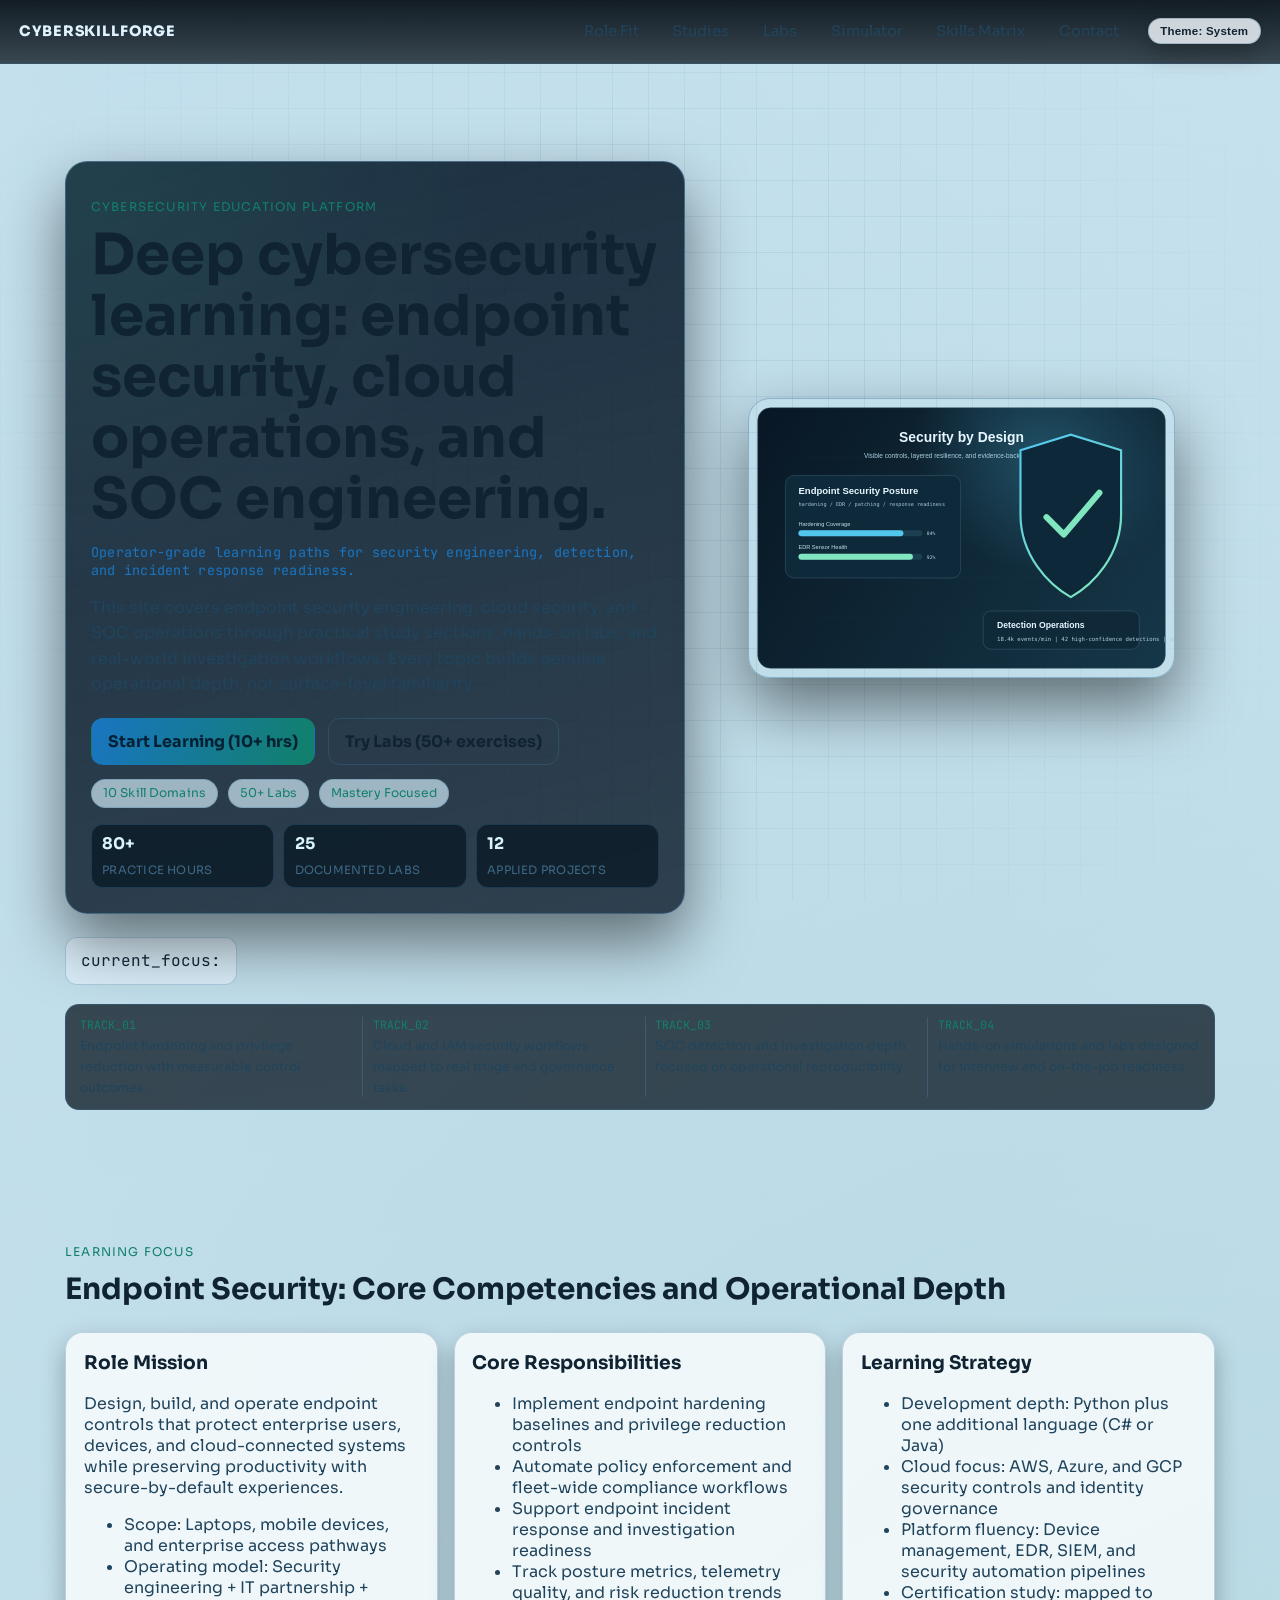
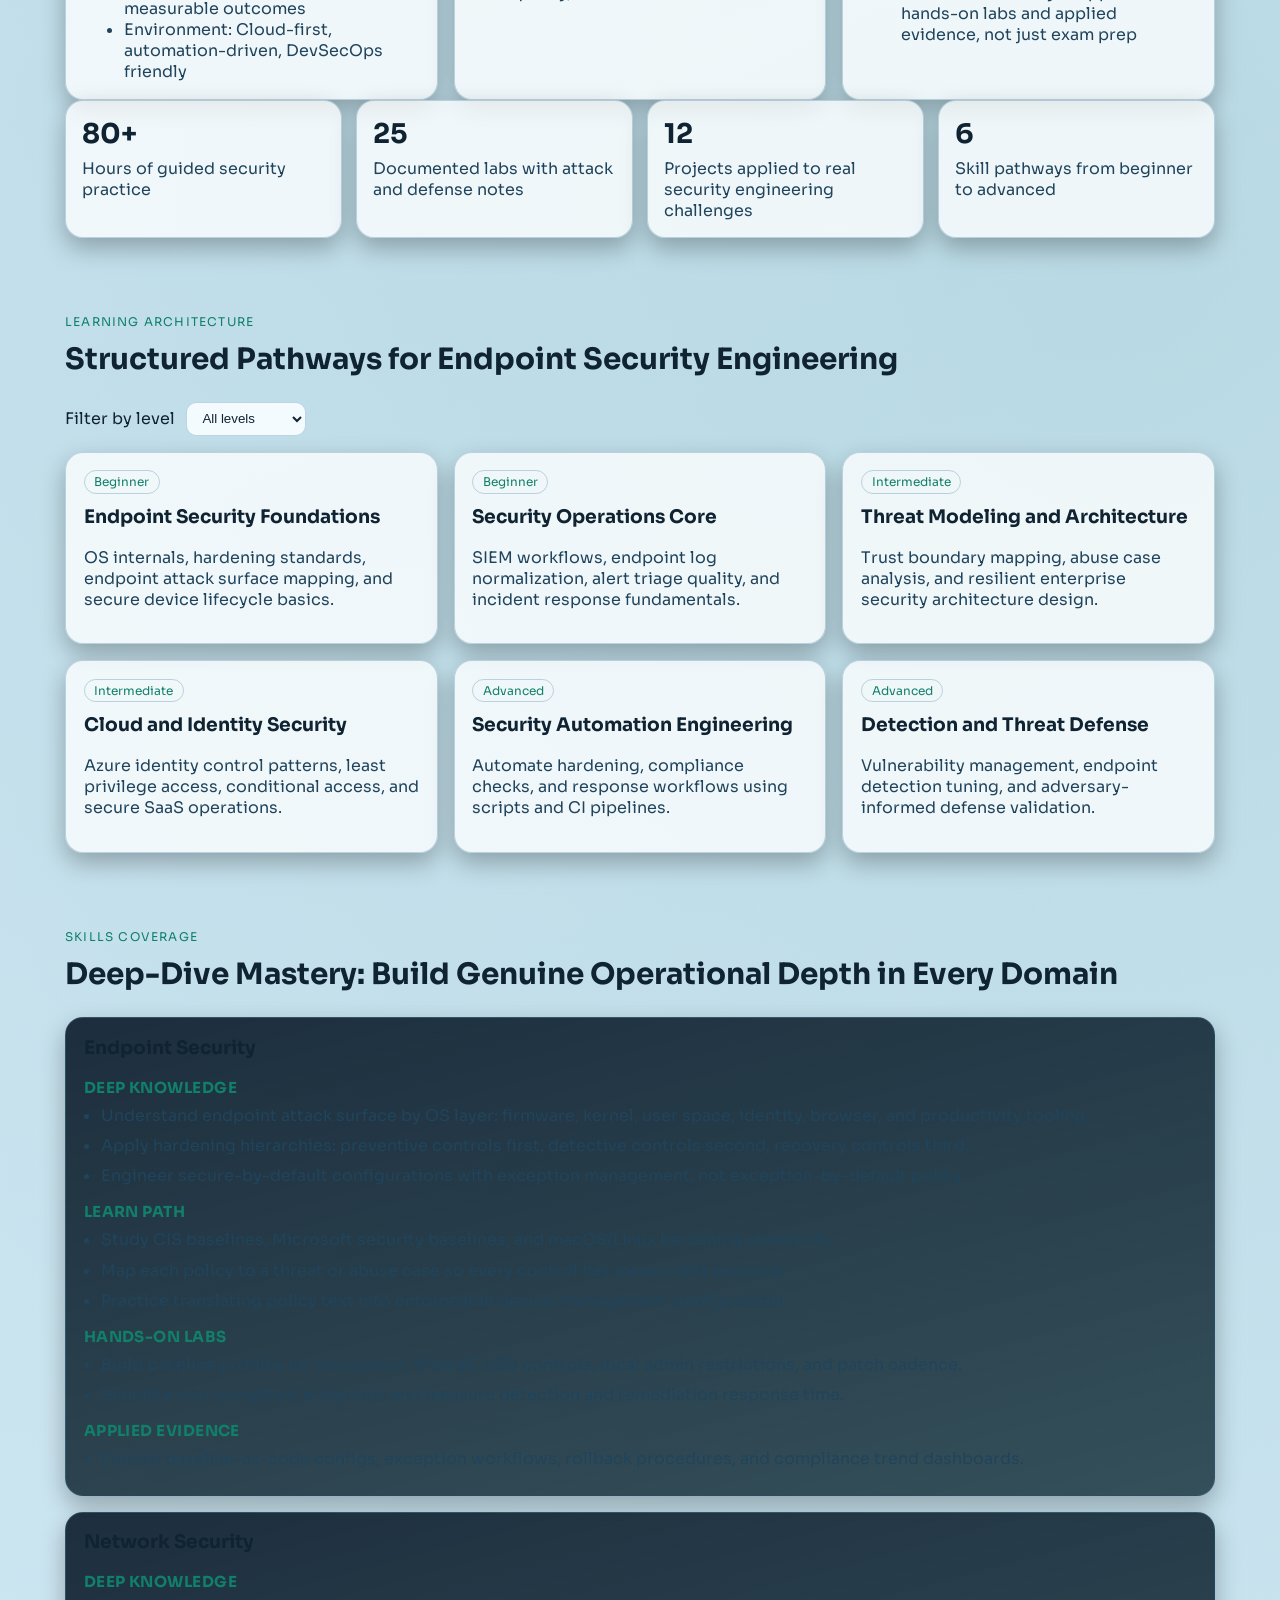
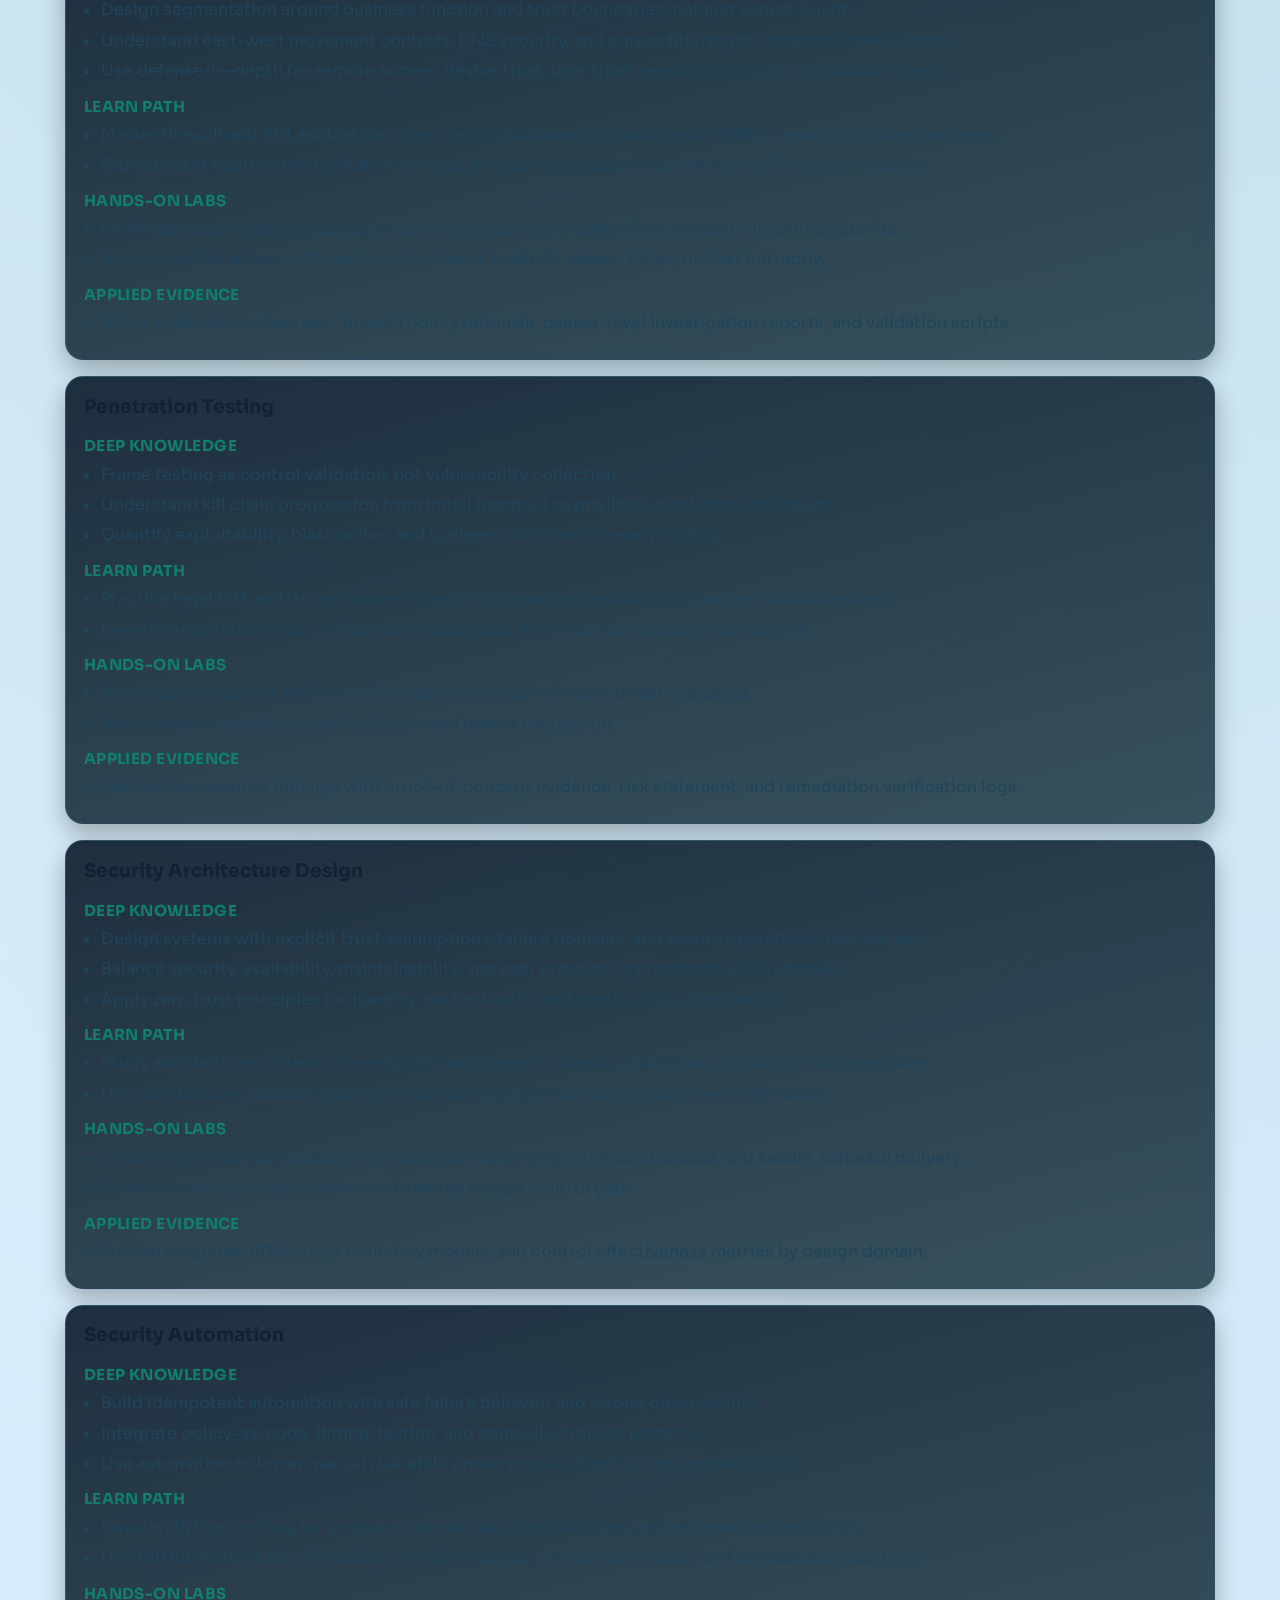
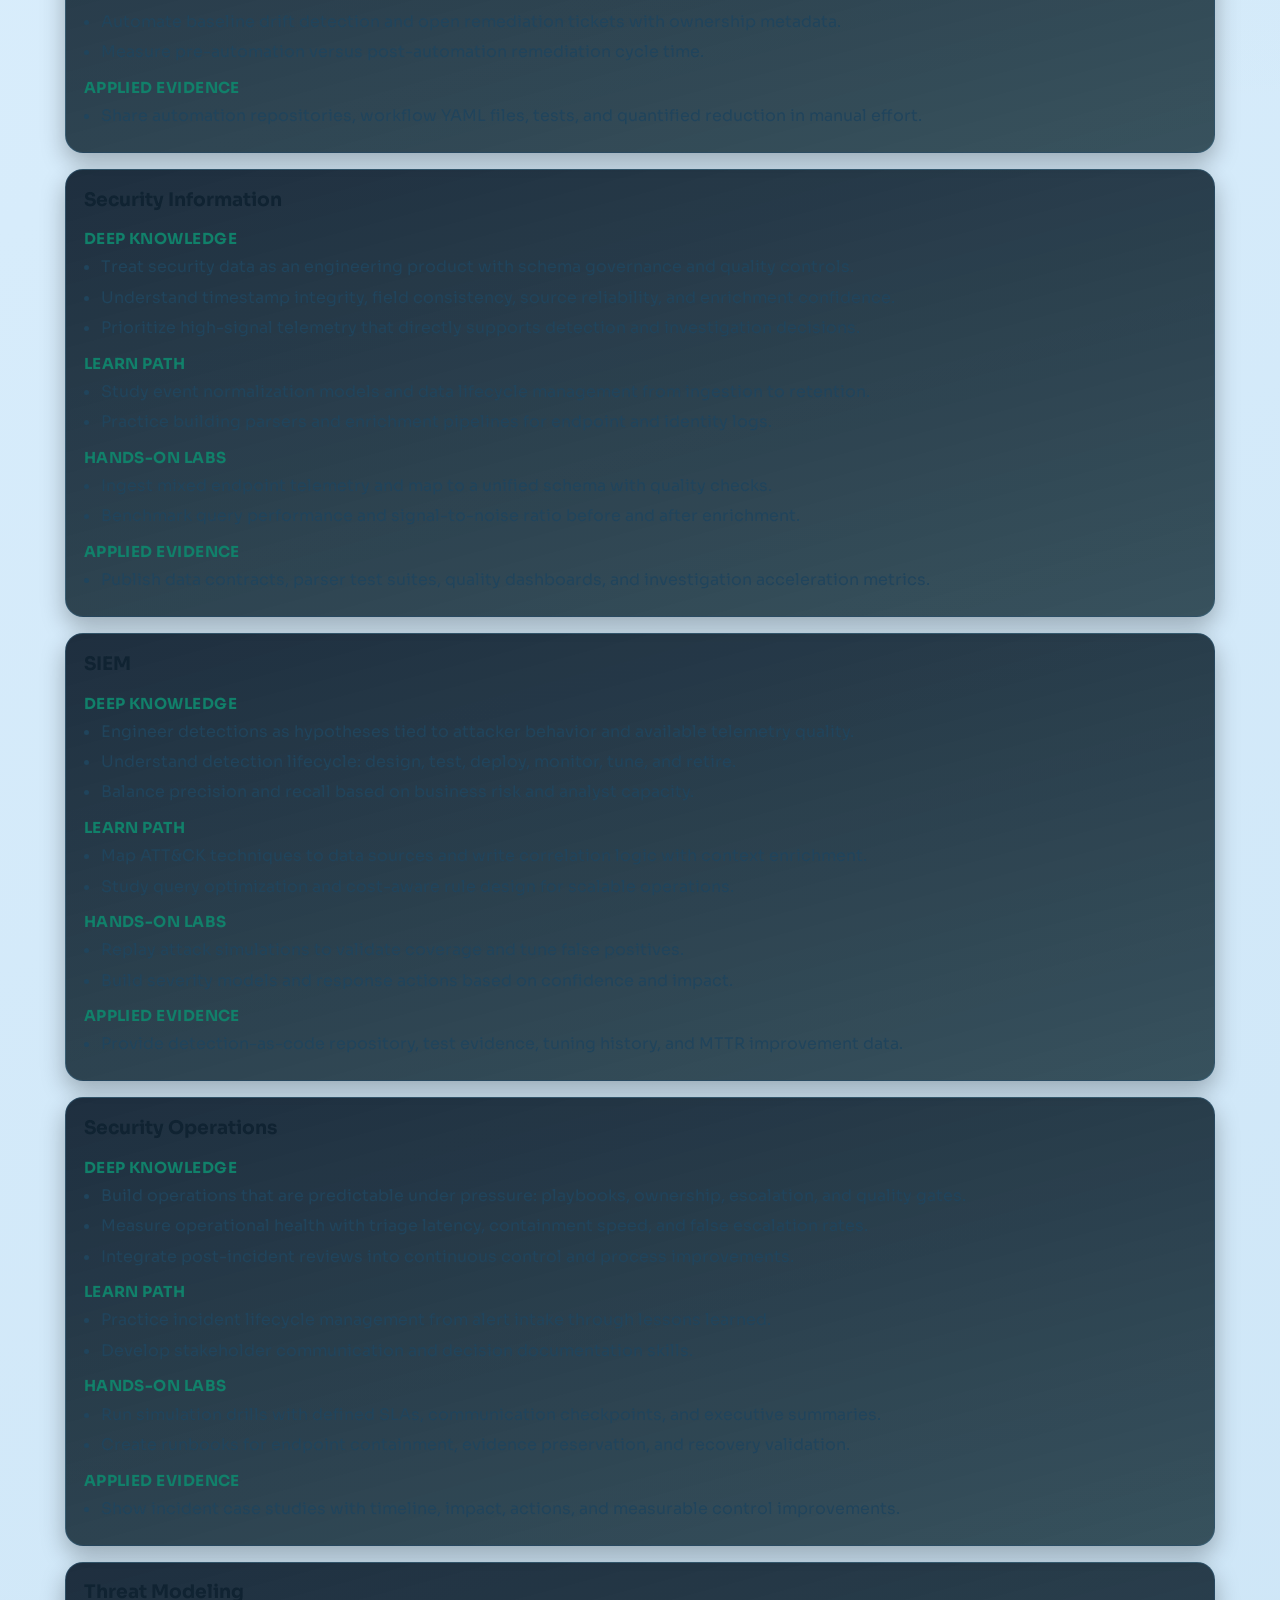
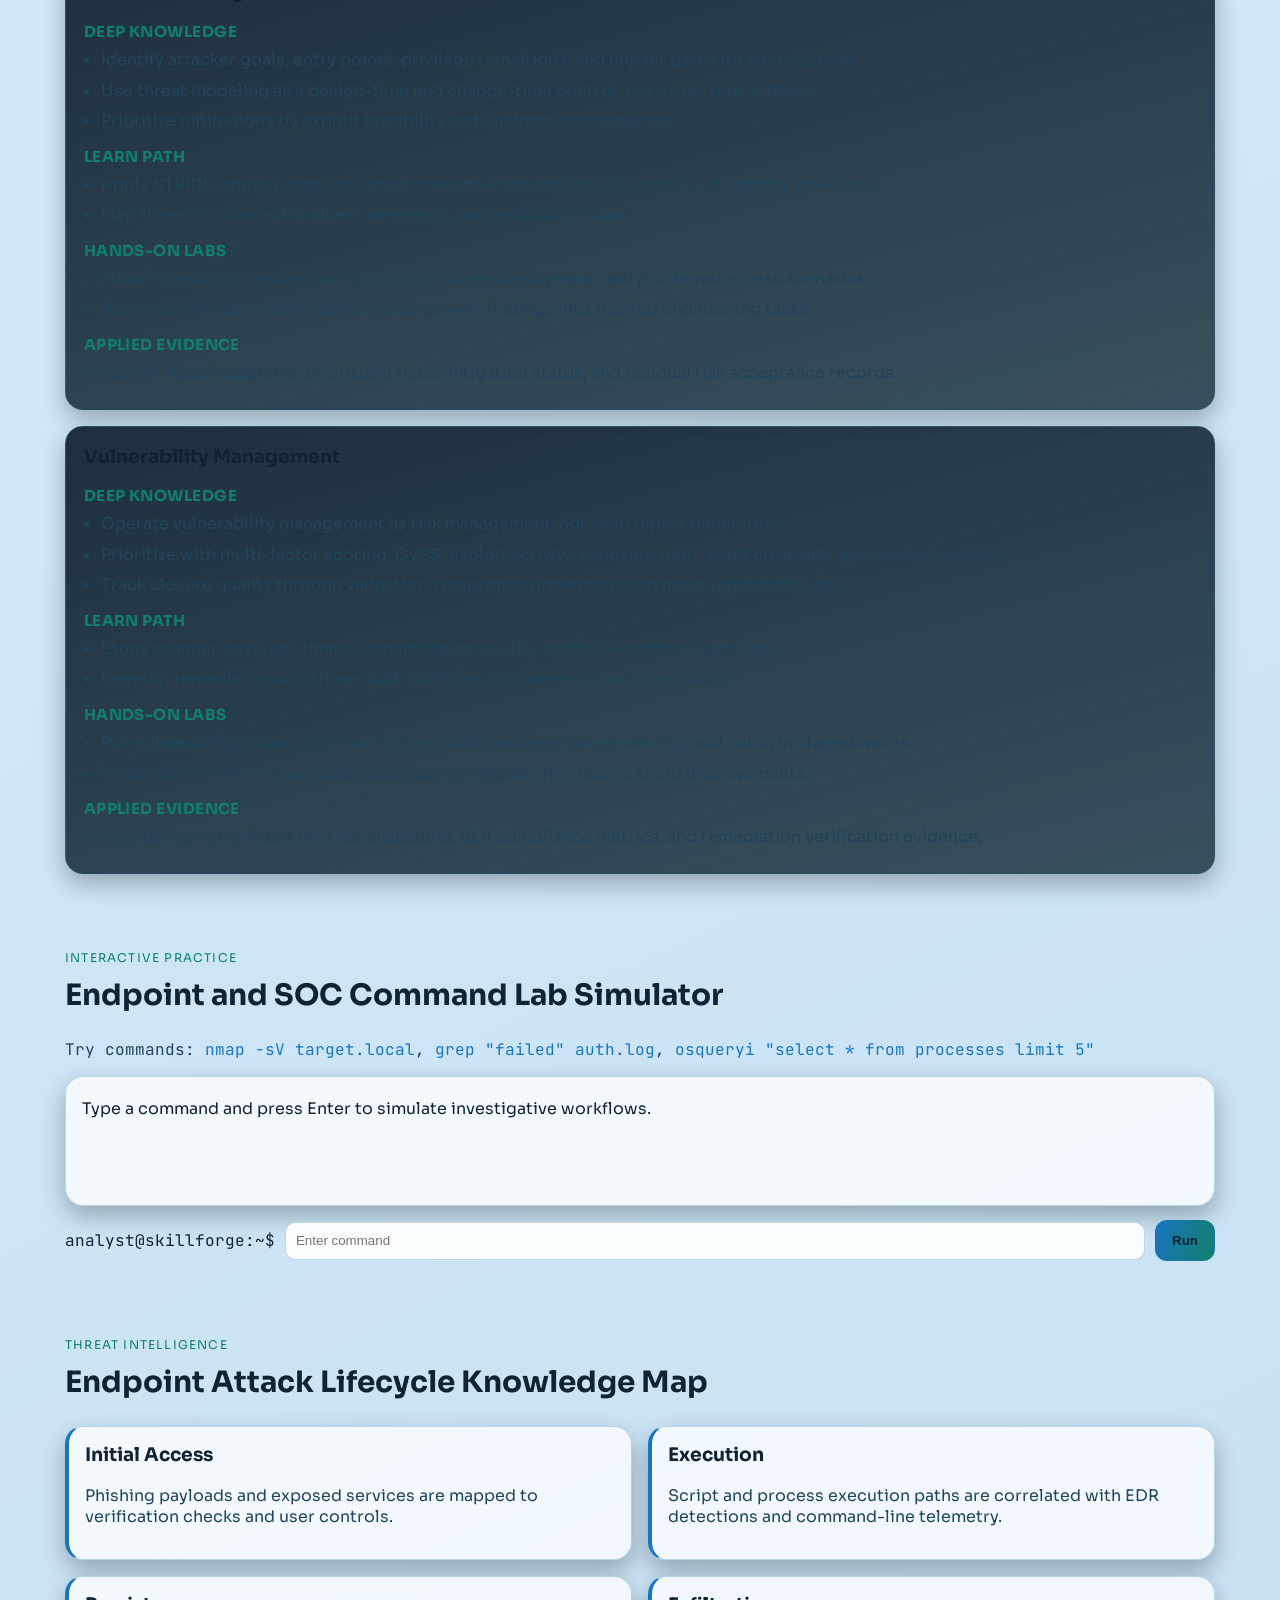
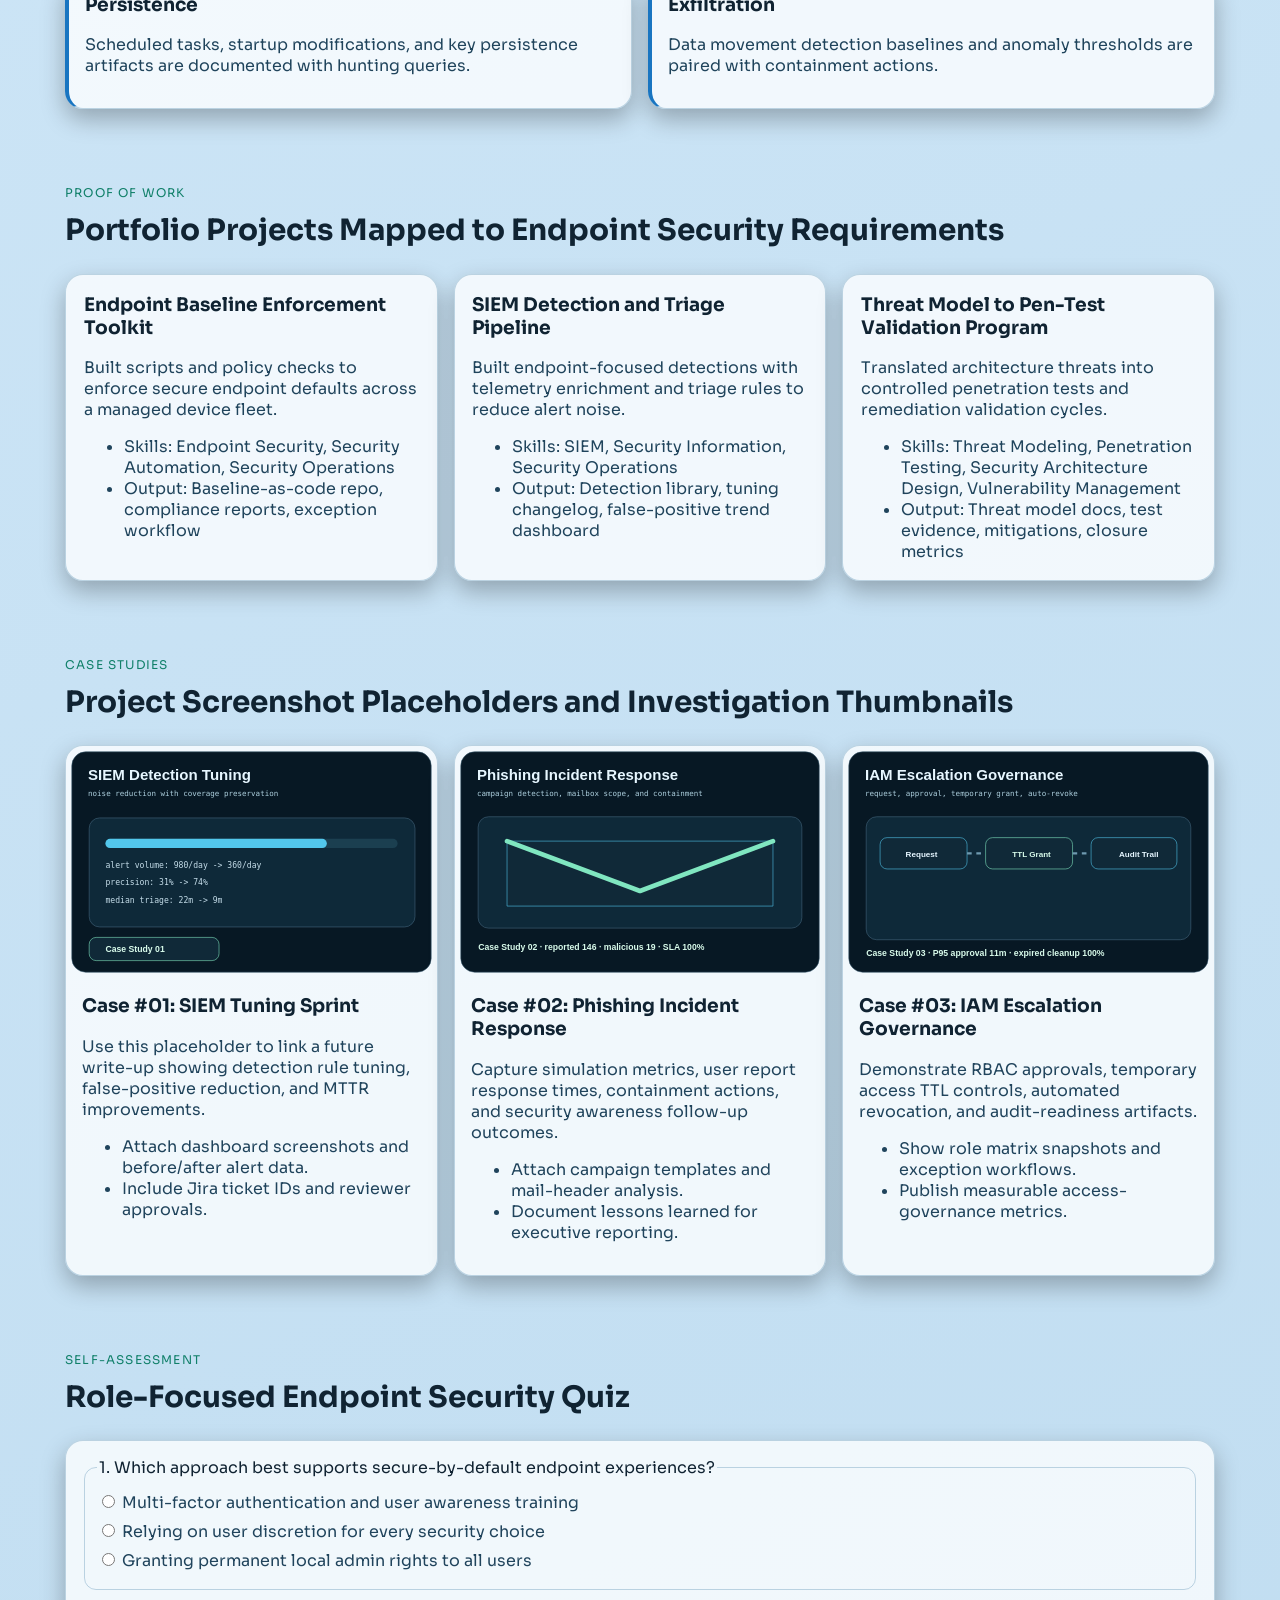
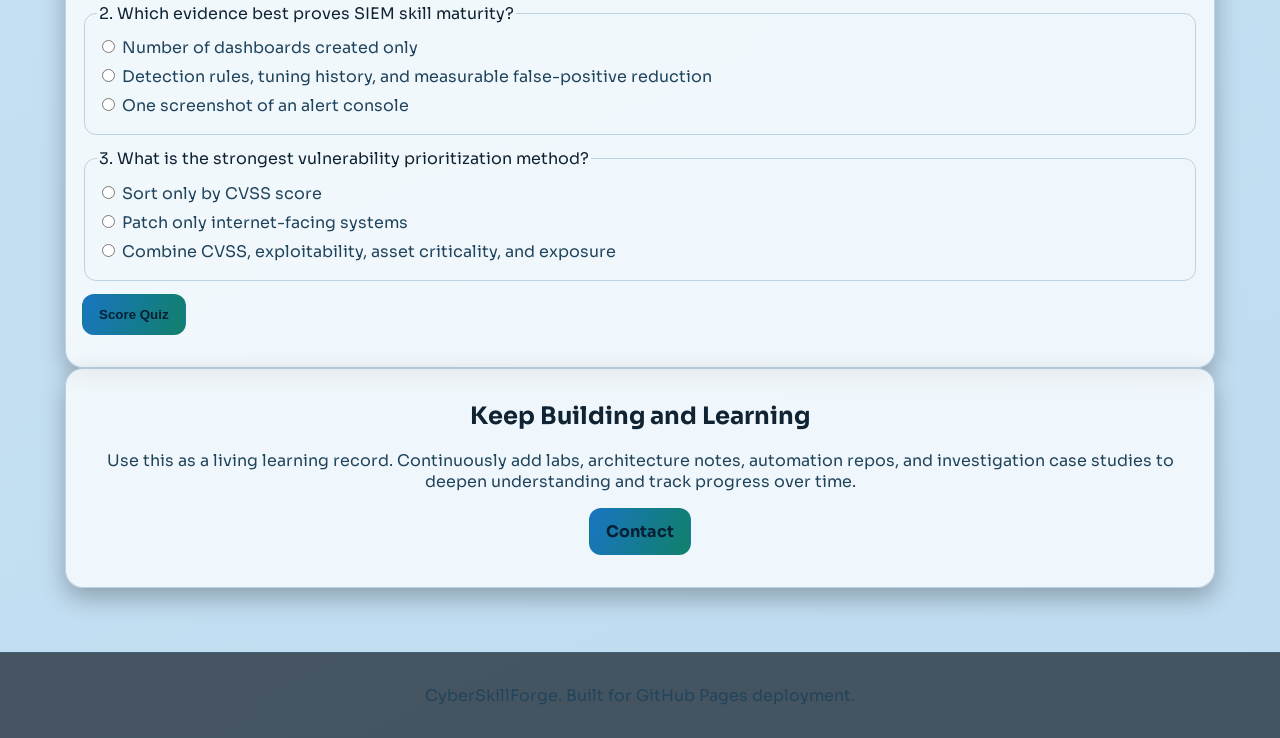
<file: index.html>
<!DOCTYPE html>
<html lang="en">
<head>
  <meta charset="UTF-8" />
  <meta name="viewport" content="width=device-width, initial-scale=1.0" />
  <meta name="description" content="CyberSkillForge - a cybersecurity education and portfolio site built to showcase practical security skills." />
  <meta name="keywords" content="cybersecurity, SOC, penetration testing, blue team, red team, portfolio" />
  <meta property="og:title" content="CyberSkillForge | Cybersecurity Education Portfolio" />
  <meta property="og:description" content="Hands-on cybersecurity learning paths, labs, and practical study materials for anyone serious about security operations and engineering." />
  <title>CyberSkillForge | Cybersecurity Education Portfolio</title>
  <link rel="preconnect" href="https://fonts.googleapis.com" />
  <link rel="preconnect" href="https://fonts.gstatic.com" crossorigin />
  <link href="https://fonts.googleapis.com/css2?family=Sora:wght@400;500;600;700;800&family=JetBrains+Mono:wght@400;600&display=swap" rel="stylesheet" />
  <link rel="stylesheet" href="styles.css" />
  <style>
    body.home-page .site-header {
      background: linear-gradient(180deg, rgba(3, 12, 20, 0.92), rgba(3, 12, 20, 0.72));
      border-bottom-color: rgba(110, 168, 213, 0.38);
    }

    body.home-page .brand {
      letter-spacing: 0.06em;
      text-transform: uppercase;
      font-size: 0.9rem;
      color: #dff3ff;
    }

    body.home-page .hero {
      padding-top: 6.1rem;
    }

    body.home-page .hero-shell {
      gap: 1.4rem;
    }

    body.home-page .hero-copy-wrap {
      padding: 1.55rem;
      background:
        radial-gradient(circle at 0% 0%, rgba(106, 255, 188, 0.08), transparent 44%),
        linear-gradient(165deg, rgba(13, 33, 51, 0.92), rgba(10, 25, 40, 0.8));
      border-color: rgba(110, 168, 213, 0.42);
    }

    body.home-page h1 {
      font-size: clamp(2.2rem, 4.4vw, 4.1rem);
      max-width: 17ch;
      margin-bottom: 0.85rem;
    }

    .hero-subline {
      margin: 0 0 1rem;
      font-family: "JetBrains Mono", monospace;
      color: var(--accent);
      font-size: 0.84rem;
      letter-spacing: 0.02em;
    }

    .hero-proof-grid {
      margin-top: 1rem;
      display: grid;
      grid-template-columns: repeat(3, minmax(0, 1fr));
      gap: 0.55rem;
    }

    .hero-proof-item {
      border: 1px solid var(--line);
      border-radius: 12px;
      background: rgba(8, 23, 36, 0.74);
      padding: 0.55rem 0.65rem;
    }

    .hero-proof-item strong {
      display: block;
      font-size: 1rem;
      color: #d9f3ff;
      margin-bottom: 0.2rem;
    }

    .hero-proof-item span {
      font-size: 0.72rem;
      color: var(--text-2);
      letter-spacing: 0.02em;
      text-transform: uppercase;
    }

    .trust-strip {
      margin-top: 1.15rem;
      border: 1px solid var(--line);
      border-radius: 14px;
      background: rgba(7, 20, 31, 0.75);
      display: grid;
      grid-template-columns: repeat(4, minmax(0, 1fr));
      gap: 0.6rem;
      padding: 0.75rem 0.85rem;
    }

    .trust-cell {
      border-left: 1px solid rgba(110, 168, 213, 0.22);
      padding-left: 0.6rem;
    }

    .trust-cell:first-child {
      border-left: 0;
      padding-left: 0;
    }

    .trust-cell .mono {
      display: block;
      color: var(--accent-2);
      font-size: 0.72rem;
      margin-bottom: 0.15rem;
    }

    .trust-cell span:last-child {
      color: var(--text-1);
      font-size: 0.78rem;
      line-height: 1.45;
    }

    @media (max-width: 900px) {
      .hero-proof-grid {
        grid-template-columns: 1fr;
      }

      .trust-strip {
        grid-template-columns: 1fr 1fr;
      }
    }

    @media (max-width: 640px) {
      .trust-strip {
        grid-template-columns: 1fr;
      }

      .trust-cell {
        border-left: 0;
        border-top: 1px solid rgba(110, 168, 213, 0.22);
        padding-left: 0;
        padding-top: 0.55rem;
      }

      .trust-cell:first-child {
        border-top: 0;
        padding-top: 0;
      }
    }
  </style>
</head>
<body class="home-page">
  <div class="bg-grid" aria-hidden="true"></div>
  <header class="site-header">
    <a class="brand" href="#home">CyberSkillForge</a>
    <button class="nav-toggle" id="navToggle" aria-label="Toggle navigation">Menu</button>
    <nav id="mainNav" class="main-nav">
      <a href="#role">Role Fit</a>
      <a href="studies.html">Studies</a>
      <a href="labs.html">Labs</a>
      <a href="simulator.html">Simulator</a>
      <a href="#skills-proof">Skills Matrix</a>
      <a href="#contact">Contact</a>
    </nav>
  </header>

  <main>
    <section id="home" class="hero reveal">
      <div class="hero-shell">
        <div class="hero-copy-wrap">
          <p class="eyebrow">Cybersecurity Education Platform</p>
          <h1>Deep cybersecurity learning: endpoint security, cloud operations, and SOC engineering.</h1>
          <p class="hero-subline">Operator-grade learning paths for security engineering, detection, and incident response readiness.</p>
          <p class="hero-copy">This site covers endpoint security engineering, cloud security, and SOC operations through practical study sections, hands-on labs, and real-world investigation workflows. Every topic builds genuine operational depth, not surface-level familiarity.</p>
          <div class="hero-actions">
            <a class="btn btn-primary" href="studies.html">Start Learning (10+ hrs)</a>
            <a class="btn btn-ghost" href="labs.html">Try Labs (50+ exercises)</a>
          </div>
          <div class="hero-badges">
            <span>10 Skill Domains</span>
            <span>50+ Labs</span>
            <span>Mastery Focused</span>
          </div>
          <div class="hero-proof-grid" aria-label="Program proof points">
            <div class="hero-proof-item"><strong>80+</strong><span>Practice Hours</span></div>
            <div class="hero-proof-item"><strong>25</strong><span>Documented Labs</span></div>
            <div class="hero-proof-item"><strong>12</strong><span>Applied Projects</span></div>
          </div>
        </div>
        <figure class="hero-visual" aria-label="Security dashboard visual">
          <img src="assets/hero-shield.svg" alt="Stylized endpoint security dashboard with trust metrics and detection pipeline" />
        </figure>
      </div>
      <div class="status-ticker" aria-live="polite">
        <span class="mono">current_focus:</span>
        <span id="tickerText"></span>
      </div>
      <div class="trust-strip" aria-label="Program strengths">
        <div class="trust-cell">
          <span class="mono">TRACK_01</span>
          <span>Endpoint hardening and privilege reduction with measurable control outcomes.</span>
        </div>
        <div class="trust-cell">
          <span class="mono">TRACK_02</span>
          <span>Cloud and IAM security workflows mapped to real triage and governance tasks.</span>
        </div>
        <div class="trust-cell">
          <span class="mono">TRACK_03</span>
          <span>SOC detection and investigation depth focused on operational reproducibility.</span>
        </div>
        <div class="trust-cell">
          <span class="mono">TRACK_04</span>
          <span>Hands-on simulations and labs designed for interview and on-the-job readiness.</span>
        </div>
      </div>
    </section>

    <section id="role" class="content-section reveal">
      <div class="section-head">
        <p class="eyebrow">Learning Focus</p>
        <h2>Endpoint Security: Core Competencies and Operational Depth</h2>
      </div>
      <div class="project-grid">
        <article class="project-card">
          <h3>Role Mission</h3>
          <p>Design, build, and operate endpoint controls that protect enterprise users, devices, and cloud-connected systems while preserving productivity with secure-by-default experiences.</p>
          <ul>
            <li>Scope: Laptops, mobile devices, and enterprise access pathways</li>
            <li>Operating model: Security engineering + IT partnership + measurable outcomes</li>
            <li>Environment: Cloud-first, automation-driven, DevSecOps friendly</li>
          </ul>
        </article>
        <article class="project-card">
          <h3>Core Responsibilities</h3>
          <ul>
            <li>Implement endpoint hardening baselines and privilege reduction controls</li>
            <li>Automate policy enforcement and fleet-wide compliance workflows</li>
            <li>Support endpoint incident response and investigation readiness</li>
            <li>Track posture metrics, telemetry quality, and risk reduction trends</li>
          </ul>
        </article>
        <article class="project-card">
          <h3>Learning Strategy</h3>
          <ul>
            <li>Development depth: Python plus one additional language (C# or Java)</li>
            <li>Cloud focus: AWS, Azure, and GCP security controls and identity governance</li>
            <li>Platform fluency: Device management, EDR, SIEM, and security automation pipelines</li>
            <li>Certification study: mapped to hands-on labs and applied evidence, not just exam prep</li>
          </ul>
        </article>
      </div>
    </section>

    <section id="metrics" class="metrics reveal">
      <article>
        <h3>80+</h3>
        <p>Hours of guided security practice</p>
      </article>
      <article>
        <h3>25</h3>
        <p>Documented labs with attack and defense notes</p>
      </article>
      <article>
        <h3>12</h3>
        <p>Projects applied to real security engineering challenges</p>
      </article>
      <article>
        <h3>6</h3>
        <p>Skill pathways from beginner to advanced</p>
      </article>
    </section>

    <section id="pathways" class="content-section reveal">
      <div class="section-head">
        <p class="eyebrow">Learning Architecture</p>
        <h2>Structured Pathways for Endpoint Security Engineering</h2>
      </div>
      <div class="filter-row">
        <label for="levelFilter">Filter by level</label>
        <select id="levelFilter">
          <option value="all">All levels</option>
          <option value="beginner">Beginner</option>
          <option value="intermediate">Intermediate</option>
          <option value="advanced">Advanced</option>
        </select>
      </div>
      <div class="card-grid" id="pathwayGrid">
        <article class="card" data-level="beginner">
          <span class="tag">Beginner</span>
          <h3>Endpoint Security Foundations</h3>
          <p>OS internals, hardening standards, endpoint attack surface mapping, and secure device lifecycle basics.</p>
        </article>
        <article class="card" data-level="beginner">
          <span class="tag">Beginner</span>
          <h3>Security Operations Core</h3>
          <p>SIEM workflows, endpoint log normalization, alert triage quality, and incident response fundamentals.</p>
        </article>
        <article class="card" data-level="intermediate">
          <span class="tag">Intermediate</span>
          <h3>Threat Modeling and Architecture</h3>
          <p>Trust boundary mapping, abuse case analysis, and resilient enterprise security architecture design.</p>
        </article>
        <article class="card" data-level="intermediate">
          <span class="tag">Intermediate</span>
          <h3>Cloud and Identity Security</h3>
          <p>Azure identity control patterns, least privilege access, conditional access, and secure SaaS operations.</p>
        </article>
        <article class="card" data-level="advanced">
          <span class="tag">Advanced</span>
          <h3>Security Automation Engineering</h3>
          <p>Automate hardening, compliance checks, and response workflows using scripts and CI pipelines.</p>
        </article>
        <article class="card" data-level="advanced">
          <span class="tag">Advanced</span>
          <h3>Detection and Threat Defense</h3>
          <p>Vulnerability management, endpoint detection tuning, and adversary-informed defense validation.</p>
        </article>
      </div>
    </section>

    <section id="skills-proof" class="content-section reveal">
      <div class="section-head">
        <p class="eyebrow">Skills Coverage</p>
        <h2>Deep-Dive Mastery: Build Genuine Operational Depth in Every Domain</h2>
      </div>
      <div class="skills-grid">
        <article class="skill-card">
          <h3>Endpoint Security</h3>
          <h4>Deep Knowledge</h4>
          <ul>
            <li>Understand endpoint attack surface by OS layer: firmware, kernel, user space, identity, browser, and productivity tooling.</li>
            <li>Apply hardening hierarchies: preventive controls first, detective controls second, recovery controls third.</li>
            <li>Engineer secure-by-default configurations with exception management, not exception-by-default policy.</li>
          </ul>
          <h4>Learn Path</h4>
          <ul>
            <li>Study CIS baselines, Microsoft security baselines, and macOS/Linux hardening standards.</li>
            <li>Map each policy to a threat or abuse case so every control has measurable purpose.</li>
            <li>Practice translating policy text into enforceable device-management configuration.</li>
          </ul>
          <h4>Hands-On Labs</h4>
          <ul>
            <li>Build baseline profiles for encryption, firewall, USB controls, local admin restrictions, and patch cadence.</li>
            <li>Simulate non-compliant endpoints and measure detection and remediation response time.</li>
          </ul>
          <h4>Applied Evidence</h4>
          <ul>
            <li>Publish baseline-as-code configs, exception workflows, rollback procedures, and compliance trend dashboards.</li>
          </ul>
        </article>
        <article class="skill-card">
          <h3>Network Security</h3>
          <h4>Deep Knowledge</h4>
          <ul>
            <li>Design segmentation around business function and trust boundaries, not just subnet count.</li>
            <li>Understand east-west movement controls, DNS security, and egress filtering for endpoint containment.</li>
            <li>Use defense-in-depth for remote access: device trust, user trust, session trust, and conditional access.</li>
          </ul>
          <h4>Learn Path</h4>
          <ul>
            <li>Master firewall and ACL evaluation order, routing fundamentals, and secure VPN or zero trust access patterns.</li>
            <li>Study packet capture interpretation for lateral movement, beaconing, and data exfiltration indicators.</li>
          </ul>
          <h4>Hands-On Labs</h4>
          <ul>
            <li>Implement segmented lab zones, validate least-path communication, and test rule drift scenarios.</li>
            <li>Run controlled attack traffic and verify network controls detect, block, or alert correctly.</li>
          </ul>
          <h4>Applied Evidence</h4>
          <ul>
            <li>Share architecture diagrams, firewall policy rationale, packet-level investigation reports, and validation scripts.</li>
          </ul>
        </article>
        <article class="skill-card">
          <h3>Penetration Testing</h3>
          <h4>Deep Knowledge</h4>
          <ul>
            <li>Frame testing as control validation, not vulnerability collection.</li>
            <li>Understand kill chain progression from initial foothold to privilege escalation and impact.</li>
            <li>Quantify exploitability, blast radius, and business outcome for every finding.</li>
          </ul>
          <h4>Learn Path</h4>
          <ul>
            <li>Practice legal CTF and lab environments with documented methodology and reproducible steps.</li>
            <li>Develop repeatable recon, validation, exploitation, and evidence collection processes.</li>
          </ul>
          <h4>Hands-On Labs</h4>
          <ul>
            <li>Run scoped endpoint and network assessments tied to known threat scenarios.</li>
            <li>Retest after mitigation to verify closure and detect regression.</li>
          </ul>
          <h4>Applied Evidence</h4>
          <ul>
            <li>Deliver documented findings with proof-of-concept evidence, risk statement, and remediation verification logs.</li>
          </ul>
        </article>
        <article class="skill-card">
          <h3>Security Architecture Design</h3>
          <h4>Deep Knowledge</h4>
          <ul>
            <li>Design systems with explicit trust assumptions, failure domains, and secure operational boundaries.</li>
            <li>Balance security, availability, maintainability, and user productivity tradeoffs with rationale.</li>
            <li>Apply zero trust principles for identity, device health, and continuous authorization.</li>
          </ul>
          <h4>Learn Path</h4>
          <ul>
            <li>Study architecture patterns for endpoint management, identity federation, and cloud-native services.</li>
            <li>Use architecture decision records to capture why controls were chosen over alternatives.</li>
          </ul>
          <h4>Hands-On Labs</h4>
          <ul>
            <li>Create reference architectures for endpoint onboarding, privileged access, and secure software delivery.</li>
            <li>Perform tabletop threat reviews and identify design control gaps.</li>
          </ul>
          <h4>Applied Evidence</h4>
          <ul>
            <li>Publish diagrams, ADRs, trust boundary models, and control effectiveness metrics by design domain.</li>
          </ul>
        </article>
        <article class="skill-card">
          <h3>Security Automation</h3>
          <h4>Deep Knowledge</h4>
          <ul>
            <li>Build idempotent automation with safe failure behavior and strong observability.</li>
            <li>Integrate policy-as-code, linting, testing, and controlled rollout patterns.</li>
            <li>Use automation to lower manual risk while preserving auditability and reproducibility.</li>
          </ul>
          <h4>Learn Path</h4>
          <ul>
            <li>Develop Python tooling for endpoint checks, data normalization, and response orchestration.</li>
            <li>Use GitHub Actions for scheduled control validation, artifact generation, and compliance reporting.</li>
          </ul>
          <h4>Hands-On Labs</h4>
          <ul>
            <li>Automate baseline drift detection and open remediation tickets with ownership metadata.</li>
            <li>Measure pre-automation versus post-automation remediation cycle time.</li>
          </ul>
          <h4>Applied Evidence</h4>
          <ul>
            <li>Share automation repositories, workflow YAML files, tests, and quantified reduction in manual effort.</li>
          </ul>
        </article>
        <article class="skill-card">
          <h3>Security Information</h3>
          <h4>Deep Knowledge</h4>
          <ul>
            <li>Treat security data as an engineering product with schema governance and quality controls.</li>
            <li>Understand timestamp integrity, field consistency, source reliability, and enrichment confidence.</li>
            <li>Prioritize high-signal telemetry that directly supports detection and investigation decisions.</li>
          </ul>
          <h4>Learn Path</h4>
          <ul>
            <li>Study event normalization models and data lifecycle management from ingestion to retention.</li>
            <li>Practice building parsers and enrichment pipelines for endpoint and identity logs.</li>
          </ul>
          <h4>Hands-On Labs</h4>
          <ul>
            <li>Ingest mixed endpoint telemetry and map to a unified schema with quality checks.</li>
            <li>Benchmark query performance and signal-to-noise ratio before and after enrichment.</li>
          </ul>
          <h4>Applied Evidence</h4>
          <ul>
            <li>Publish data contracts, parser test suites, quality dashboards, and investigation acceleration metrics.</li>
          </ul>
        </article>
        <article class="skill-card">
          <h3>SIEM</h3>
          <h4>Deep Knowledge</h4>
          <ul>
            <li>Engineer detections as hypotheses tied to attacker behavior and available telemetry quality.</li>
            <li>Understand detection lifecycle: design, test, deploy, monitor, tune, and retire.</li>
            <li>Balance precision and recall based on business risk and analyst capacity.</li>
          </ul>
          <h4>Learn Path</h4>
          <ul>
            <li>Map ATT&amp;CK techniques to data sources and write correlation logic with context enrichment.</li>
            <li>Study query optimization and cost-aware rule design for scalable operations.</li>
          </ul>
          <h4>Hands-On Labs</h4>
          <ul>
            <li>Replay attack simulations to validate coverage and tune false positives.</li>
            <li>Build severity models and response actions based on confidence and impact.</li>
          </ul>
          <h4>Applied Evidence</h4>
          <ul>
            <li>Provide detection-as-code repository, test evidence, tuning history, and MTTR improvement data.</li>
          </ul>
        </article>
        <article class="skill-card">
          <h3>Security Operations</h3>
          <h4>Deep Knowledge</h4>
          <ul>
            <li>Build operations that are predictable under pressure: playbooks, ownership, escalation, and quality gates.</li>
            <li>Measure operational health with triage latency, containment speed, and false escalation rates.</li>
            <li>Integrate post-incident reviews into continuous control and process improvements.</li>
          </ul>
          <h4>Learn Path</h4>
          <ul>
            <li>Practice incident lifecycle management from alert intake through lessons learned.</li>
            <li>Develop stakeholder communication and decision documentation skills.</li>
          </ul>
          <h4>Hands-On Labs</h4>
          <ul>
            <li>Run simulation drills with defined SLAs, communication checkpoints, and executive summaries.</li>
            <li>Create runbooks for endpoint containment, evidence preservation, and recovery validation.</li>
          </ul>
          <h4>Applied Evidence</h4>
          <ul>
            <li>Show incident case studies with timeline, impact, actions, and measurable control improvements.</li>
          </ul>
        </article>
        <article class="skill-card">
          <h3>Threat Modeling</h3>
          <h4>Deep Knowledge</h4>
          <ul>
            <li>Identify attacker goals, entry points, privilege transitions, and impact paths for each system.</li>
            <li>Use threat modeling as a design-time and change-time control, not a one-time artifact.</li>
            <li>Prioritize mitigations by exploit feasibility and business consequence.</li>
          </ul>
          <h4>Learn Path</h4>
          <ul>
            <li>Apply STRIDE, abuse cases, and attack trees to endpoint lifecycle and cloud identity workflows.</li>
            <li>Map threats to control families, ownership, and verification plans.</li>
          </ul>
          <h4>Hands-On Labs</h4>
          <ul>
            <li>Model threats for device provisioning, software deployment, and privileged access scenarios.</li>
            <li>Run threat-model review sessions and convert findings into tracked engineering tasks.</li>
          </ul>
          <h4>Applied Evidence</h4>
          <ul>
            <li>Publish model diagrams, prioritized risks, mitigation status, and residual risk acceptance records.</li>
          </ul>
        </article>
        <article class="skill-card">
          <h3>Vulnerability Management</h3>
          <h4>Deep Knowledge</h4>
          <ul>
            <li>Operate vulnerability management as risk management, not scan report generation.</li>
            <li>Prioritize with multi-factor scoring: CVSS, exploit activity, exposure path, asset criticality, and control context.</li>
            <li>Track closure quality through validation, recurrence prevention, and mean remediation age.</li>
          </ul>
          <h4>Learn Path</h4>
          <ul>
            <li>Study scanner coverage limits, authentication quality, and false-positive handling.</li>
            <li>Develop remediation workflows with SLA tiers and ownership accountability.</li>
          </ul>
          <h4>Hands-On Labs</h4>
          <ul>
            <li>Run vulnerability scans, prioritize findings with business-aware scoring, and patch in staged waves.</li>
            <li>Validate fixes with rescans and exploitability checks, then record trend improvements.</li>
          </ul>
          <h4>Applied Evidence</h4>
          <ul>
            <li>Provide risk-prioritized backlog snapshots, SLA compliance metrics, and remediation verification evidence.</li>
          </ul>
        </article>
      </div>
    </section>

    <section id="labs" class="content-section reveal">
      <div class="section-head">
        <p class="eyebrow">Interactive Practice</p>
        <h2>Endpoint and SOC Command Lab Simulator</h2>
      </div>
      <p class="mono helper">Try commands: <span>nmap -sV target.local</span>, <span>grep "failed" auth.log</span>, <span>osqueryi "select * from processes limit 5"</span></p>
      <div class="terminal" id="terminalOutput" role="status" aria-live="polite">
        <p>Type a command and press Enter to simulate investigative workflows.</p>
      </div>
      <form id="terminalForm" class="terminal-form">
        <label class="mono" for="commandInput">analyst@skillforge:~$</label>
        <input id="commandInput" name="commandInput" type="text" autocomplete="off" placeholder="Enter command" />
        <button class="btn btn-primary" type="submit">Run</button>
      </form>
    </section>

    <section id="threats" class="content-section reveal">
      <div class="section-head">
        <p class="eyebrow">Threat Intelligence</p>
        <h2>Endpoint Attack Lifecycle Knowledge Map</h2>
      </div>
      <div class="timeline">
        <article>
          <h3>Initial Access</h3>
          <p>Phishing payloads and exposed services are mapped to verification checks and user controls.</p>
        </article>
        <article>
          <h3>Execution</h3>
          <p>Script and process execution paths are correlated with EDR detections and command-line telemetry.</p>
        </article>
        <article>
          <h3>Persistence</h3>
          <p>Scheduled tasks, startup modifications, and key persistence artifacts are documented with hunting queries.</p>
        </article>
        <article>
          <h3>Exfiltration</h3>
          <p>Data movement detection baselines and anomaly thresholds are paired with containment actions.</p>
        </article>
      </div>
    </section>

    <section id="portfolio" class="content-section reveal">
      <div class="section-head">
        <p class="eyebrow">Proof of Work</p>
        <h2>Portfolio Projects Mapped to Endpoint Security Requirements</h2>
      </div>
      <div class="project-grid">
        <article class="project-card">
          <h3>Endpoint Baseline Enforcement Toolkit</h3>
          <p>Built scripts and policy checks to enforce secure endpoint defaults across a managed device fleet.</p>
          <ul>
            <li>Skills: Endpoint Security, Security Automation, Security Operations</li>
            <li>Output: Baseline-as-code repo, compliance reports, exception workflow</li>
          </ul>
        </article>
        <article class="project-card">
          <h3>SIEM Detection and Triage Pipeline</h3>
          <p>Built endpoint-focused detections with telemetry enrichment and triage rules to reduce alert noise.</p>
          <ul>
            <li>Skills: SIEM, Security Information, Security Operations</li>
            <li>Output: Detection library, tuning changelog, false-positive trend dashboard</li>
          </ul>
        </article>
        <article class="project-card">
          <h3>Threat Model to Pen-Test Validation Program</h3>
          <p>Translated architecture threats into controlled penetration tests and remediation validation cycles.</p>
          <ul>
            <li>Skills: Threat Modeling, Penetration Testing, Security Architecture Design, Vulnerability Management</li>
            <li>Output: Threat model docs, test evidence, mitigations, closure metrics</li>
          </ul>
        </article>
      </div>
    </section>

    <section id="case-studies" class="content-section reveal">
      <div class="section-head">
        <p class="eyebrow">Case Studies</p>
        <h2>Project Screenshot Placeholders and Investigation Thumbnails</h2>
      </div>
      <div class="case-study-grid">
        <article class="case-card reveal">
          <img src="assets/case-siem-tuning.svg" alt="SIEM tuning case study thumbnail" />
          <div class="case-card-body">
            <h3>Case #01: SIEM Tuning Sprint</h3>
            <p>Use this placeholder to link a future write-up showing detection rule tuning, false-positive reduction, and MTTR improvements.</p>
            <ul>
              <li>Attach dashboard screenshots and before/after alert data.</li>
              <li>Include Jira ticket IDs and reviewer approvals.</li>
            </ul>
          </div>
        </article>
        <article class="case-card reveal">
          <img src="assets/case-phishing-ir.svg" alt="Phishing incident response case study thumbnail" />
          <div class="case-card-body">
            <h3>Case #02: Phishing Incident Response</h3>
            <p>Capture simulation metrics, user report response times, containment actions, and security awareness follow-up outcomes.</p>
            <ul>
              <li>Attach campaign templates and mail-header analysis.</li>
              <li>Document lessons learned for executive reporting.</li>
            </ul>
          </div>
        </article>
        <article class="case-card reveal">
          <img src="assets/case-iam-escalation.svg" alt="IAM temporary access governance case study thumbnail" />
          <div class="case-card-body">
            <h3>Case #03: IAM Escalation Governance</h3>
            <p>Demonstrate RBAC approvals, temporary access TTL controls, automated revocation, and audit-readiness artifacts.</p>
            <ul>
              <li>Show role matrix snapshots and exception workflows.</li>
              <li>Publish measurable access-governance metrics.</li>
            </ul>
          </div>
        </article>
      </div>
    </section>

    <section id="resources" class="content-section reveal">
      <div class="section-head">
        <p class="eyebrow">Self-Assessment</p>
        <h2>Role-Focused Endpoint Security Quiz</h2>
      </div>
      <form id="quizForm" class="quiz">
        <fieldset>
          <legend>1. Which approach best supports secure-by-default endpoint experiences?</legend>
          <label><input type="radio" name="q1" value="a" /> Multi-factor authentication and user awareness training</label>
          <label><input type="radio" name="q1" value="b" /> Relying on user discretion for every security choice</label>
          <label><input type="radio" name="q1" value="c" /> Granting permanent local admin rights to all users</label>
        </fieldset>
        <fieldset>
          <legend>2. Which evidence best proves SIEM skill maturity?</legend>
          <label><input type="radio" name="q2" value="a" /> Number of dashboards created only</label>
          <label><input type="radio" name="q2" value="b" /> Detection rules, tuning history, and measurable false-positive reduction</label>
          <label><input type="radio" name="q2" value="c" /> One screenshot of an alert console</label>
        </fieldset>
        <fieldset>
          <legend>3. What is the strongest vulnerability prioritization method?</legend>
          <label><input type="radio" name="q3" value="a" /> Sort only by CVSS score</label>
          <label><input type="radio" name="q3" value="b" /> Patch only internet-facing systems</label>
          <label><input type="radio" name="q3" value="c" /> Combine CVSS, exploitability, asset criticality, and exposure</label>
        </fieldset>
        <button class="btn btn-primary" type="submit">Score Quiz</button>
        <p id="quizResult" class="quiz-result" aria-live="polite"></p>
      </form>
    </section>

    <section id="contact" class="content-section contact reveal">
      <h2>Keep Building and Learning</h2>
      <p>Use this as a living learning record. Continuously add labs, architecture notes, automation repos, and investigation case studies to deepen understanding and track progress over time.</p>
      <a class="btn btn-primary" href="mailto:your.email@example.com">Contact</a>
    </section>
  </main>

  <footer>
    <p><span id="year"></span> CyberSkillForge. Built for GitHub Pages deployment.</p>
  </footer>

  <script src="theme.js"></script>
  <script src="script.js"></script>
</body>
</html>
</file>
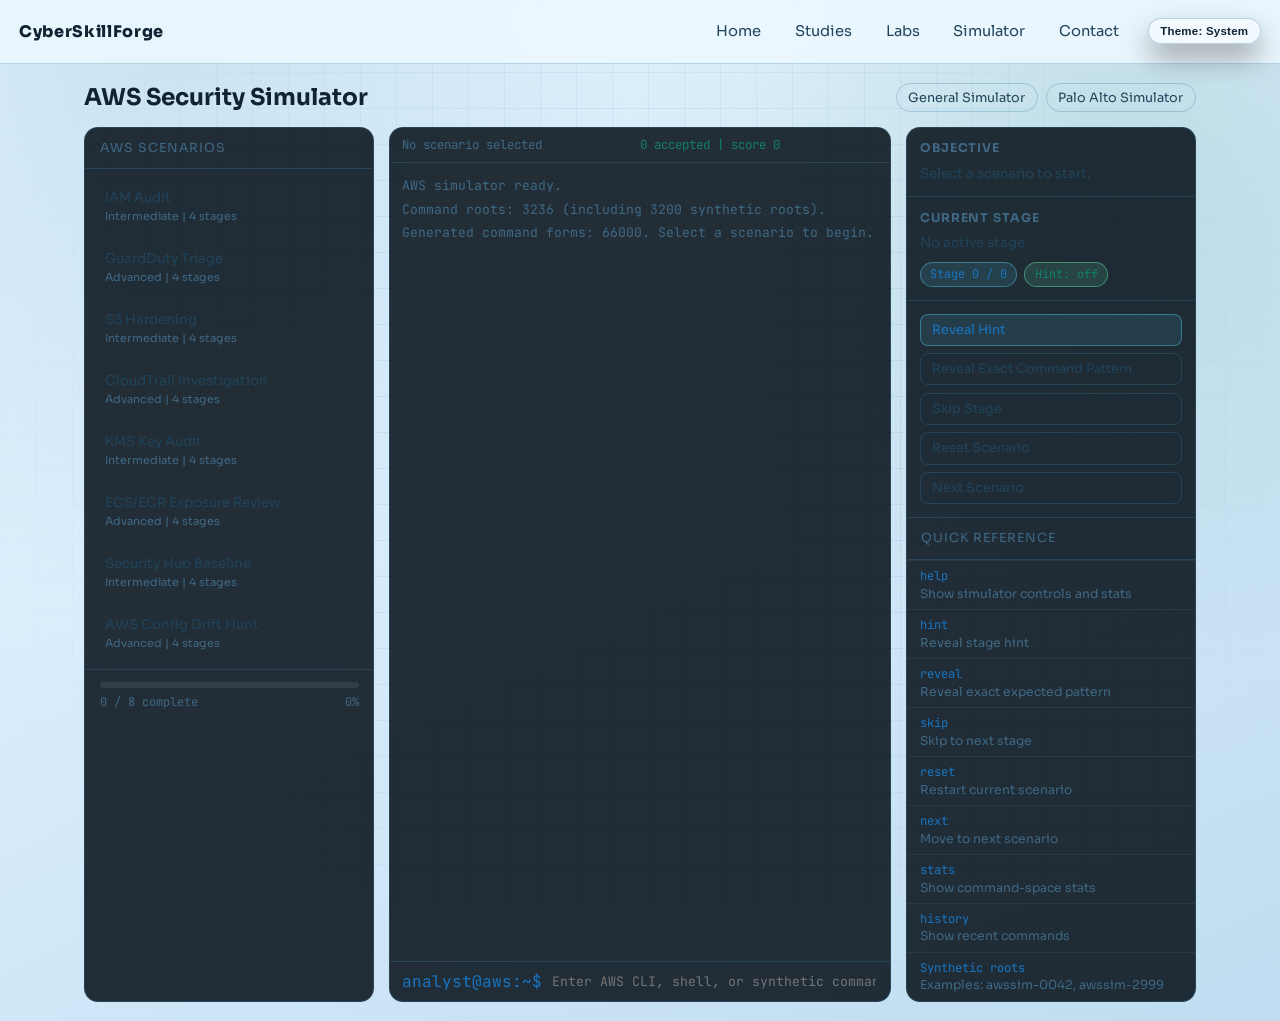
<file: aws-simulator.html>
<!DOCTYPE html>
<html lang="en">
<head>
  <meta charset="UTF-8" />
  <meta name="viewport" content="width=device-width, initial-scale=1.0" />
  <title>AWS Simulator | CyberSkillForge</title>
  <link rel="preconnect" href="https://fonts.googleapis.com" />
  <link rel="preconnect" href="https://fonts.gstatic.com" crossorigin />
  <link href="https://fonts.googleapis.com/css2?family=Sora:wght@400;500;600;700&family=JetBrains+Mono:wght@400;600&display=swap" rel="stylesheet" />
  <link rel="stylesheet" href="styles.css" />
  <style>
    body { min-height: 100vh; }
    .aws-wrap { max-width: 1280px; margin: 0 auto; padding: 1.2rem; }
    .aws-head { display: flex; justify-content: space-between; align-items: center; gap: 0.9rem; margin-bottom: 0.9rem; flex-wrap: wrap; }
    .aws-title { margin: 0; font-size: 1.45rem; }
    .aws-links { display: flex; gap: 0.5rem; flex-wrap: wrap; }
    .aws-link { border: 1px solid var(--line); color: var(--text-1); padding: 0.35rem 0.72rem; border-radius: 999px; text-decoration: none; font-size: 0.8rem; }
    .aws-link:hover { border-color: var(--accent); color: var(--accent); }
    .aws-grid { display: grid; grid-template-columns: 290px 1fr 290px; gap: 0.9rem; min-height: 73vh; }
    .aws-card { border: 1px solid var(--line); background: rgba(3,12,20,0.85); border-radius: 14px; overflow: hidden; }
    .aws-panel-head { padding: 0.78rem 0.9rem; border-bottom: 1px solid var(--line); font-size: 0.78rem; color: var(--text-2); text-transform: uppercase; letter-spacing: 0.08em; }
    .aws-list { padding: 0.55rem; display: flex; flex-direction: column; gap: 0.35rem; max-height: 62vh; overflow-y: auto; }
    .aws-btn { text-align: left; border: 1px solid transparent; background: transparent; color: var(--text-1); padding: 0.6rem; border-radius: 10px; cursor: pointer; font-family: inherit; }
    .aws-btn:hover { background: rgba(255,255,255,0.04); color: var(--text-0); }
    .aws-btn.active { border-color: rgba(80,212,255,0.5); color: var(--accent); background: rgba(80,212,255,0.12); }
    .aws-btn small { display: block; color: var(--text-2); margin-top: 0.2rem; }
    .aws-progress-wrap { padding: 0.75rem 0.9rem; border-top: 1px solid var(--line); }
    .aws-progress-bar { height: 6px; border-radius: 999px; background: rgba(255,255,255,0.08); overflow: hidden; }
    .aws-progress-fill { height: 100%; width: 0%; background: linear-gradient(90deg, var(--accent), var(--accent-2)); transition: width 0.25s ease; }
    .aws-progress-label { margin-top: 0.38rem; font-size: 0.75rem; color: var(--text-2); font-family: "JetBrains Mono", monospace; display: flex; justify-content: space-between; }
    .term { display: flex; flex-direction: column; height: 100%; }
    .term-top { border-bottom: 1px solid var(--line); padding: 0.55rem 0.8rem; font-family: "JetBrains Mono", monospace; font-size: 0.78rem; color: var(--text-2); display: flex; justify-content: space-between; gap: 0.8rem; flex-wrap: wrap; }
    .term-meta { color: var(--accent-2); }
    .term-dots { display: inline-flex; gap: 0.35rem; align-items: center; }
    .dot { width: 8px; height: 8px; border-radius: 50%; background: rgba(255,255,255,0.18); border: 1px solid rgba(255,255,255,0.22); }
    .dot.active { background: var(--accent); border-color: var(--accent); }
    .dot.done { background: var(--accent-2); border-color: var(--accent-2); }
    .term-out { flex: 1; overflow-y: auto; padding: 0.8rem; font-family: "JetBrains Mono", monospace; font-size: 0.82rem; line-height: 1.5; }
    .line { margin: 0 0 0.25rem; white-space: pre-wrap; word-break: break-word; }
    .cmd { color: #d9eefb; }
    .ok { color: var(--accent-2); }
    .warn { color: #ffbd2e; }
    .err { color: var(--danger); }
    .sys { color: var(--text-2); }
    .hint { color: #c084fc; }
    .term-in { border-top: 1px solid var(--line); padding: 0.55rem 0.8rem; display: flex; gap: 0.5rem; align-items: center; }
    .prompt { font-family: "JetBrains Mono", monospace; color: var(--accent); white-space: nowrap; }
    #awsInput { flex: 1; background: transparent; border: none; outline: none; color: var(--text-0); font-family: "JetBrains Mono", monospace; font-size: 0.82rem; }
    .aws-right { display: flex; flex-direction: column; }
    .aws-box { padding: 0.8rem; border-bottom: 1px solid var(--line); }
    .aws-box h3 { margin: 0 0 0.45rem; font-size: 0.76rem; color: var(--text-2); text-transform: uppercase; letter-spacing: 0.08em; }
    .aws-box p { margin: 0; font-size: 0.83rem; color: var(--text-1); line-height: 1.5; }
    .aws-stage { font-size: 0.86rem; color: var(--text-0); line-height: 1.55; }
    .aws-chip-row { display: flex; gap: 0.45rem; flex-wrap: wrap; }
    .chip { font-size: 0.74rem; font-family: "JetBrains Mono", monospace; border-radius: 999px; padding: 0.22rem 0.58rem; border: 1px solid var(--line); color: var(--text-2); }
    .chip.good { border-color: rgba(106,255,188,0.4); color: var(--accent-2); background: rgba(106,255,188,0.12); }
    .chip.info { border-color: rgba(80,212,255,0.4); color: var(--accent); background: rgba(80,212,255,0.12); }
    .aws-actions { display: flex; flex-direction: column; gap: 0.45rem; }
    .aws-action { border: 1px solid var(--line); color: var(--text-1); background: transparent; border-radius: 8px; padding: 0.45rem 0.7rem; font-family: inherit; font-size: 0.8rem; cursor: pointer; text-align: left; }
    .aws-action:hover { border-color: var(--accent); color: var(--accent); }
    .aws-action.primary { border-color: rgba(80,212,255,0.4); color: var(--accent); background: rgba(80,212,255,0.1); }
    .aws-ref { flex: 1; overflow-y: auto; }
    .aws-ref-item { padding: 0.45rem 0.8rem; border-top: 1px solid rgba(255,255,255,0.06); }
    .aws-ref-cmd { font-family: "JetBrains Mono", monospace; font-size: 0.76rem; color: var(--accent); }
    .aws-ref-desc { font-size: 0.77rem; color: var(--text-2); margin-top: 0.1rem; }
    @media (max-width: 1080px) { .aws-grid { grid-template-columns: 1fr; } .aws-list { max-height: 230px; } .aws-right { max-height: 420px; } }
  </style>
</head>
<body>
  <div class="bg-grid" aria-hidden="true"></div>
  <header class="site-header">
    <a class="brand" href="index.html">CyberSkillForge</a>
    <button class="nav-toggle" id="navToggle" aria-label="Toggle navigation">Menu</button>
    <nav id="mainNav" class="main-nav">
      <a href="index.html">Home</a>
      <a href="studies.html">Studies</a>
      <a href="labs.html">Labs</a>
      <a href="simulator.html">Simulator</a>
      <a href="index.html#contact">Contact</a>
    </nav>
  </header>

  <main class="aws-wrap">
    <div class="aws-head">
      <h1 class="aws-title">AWS Security Simulator</h1>
      <div class="aws-links">
        <a class="aws-link" href="simulator.html">General Simulator</a>
        <a class="aws-link" href="paloalto-simulator.html">Palo Alto Simulator</a>
      </div>
    </div>

    <div class="aws-grid">
      <section class="aws-card">
        <div class="aws-panel-head">AWS Scenarios</div>
        <div id="awsScenarioList" class="aws-list"></div>
        <div class="aws-progress-wrap">
          <div class="aws-progress-bar"><div id="awsOverallFill" class="aws-progress-fill"></div></div>
          <div class="aws-progress-label"><span id="awsOverallLabel">0 / 8 complete</span><span id="awsOverallPct">0%</span></div>
        </div>
      </section>

      <section class="aws-card term">
        <div class="term-top">
          <span id="awsTitle">No scenario selected</span>
          <span class="term-meta" id="awsStats">0 accepted | score 0</span>
          <span class="term-dots" id="awsDots"></span>
        </div>
        <div id="awsOutput" class="term-out"></div>
        <div class="term-in">
          <span class="prompt" id="awsPrompt">analyst@aws:~$</span>
          <input id="awsInput" type="text" placeholder="Enter AWS CLI, shell, or synthetic commands" spellcheck="false" />
        </div>
      </section>

      <aside class="aws-card aws-right">
        <div class="aws-box">
          <h3>Objective</h3>
          <p id="awsObjective">Select a scenario to start.</p>
        </div>
        <div class="aws-box">
          <h3>Current Stage</h3>
          <p id="awsStageInstruction" class="aws-stage">No active stage</p>
          <div class="aws-chip-row" style="margin-top:0.55rem;">
            <span class="chip info" id="awsStageCounter">Stage 0 / 0</span>
            <span class="chip good" id="awsHintState">Hint: off</span>
          </div>
        </div>
        <div class="aws-box aws-actions">
          <button id="awsHintBtn" class="aws-action primary" type="button">Reveal Hint</button>
          <button id="awsRevealBtn" class="aws-action" type="button">Reveal Exact Command Pattern</button>
          <button id="awsSkipBtn" class="aws-action" type="button">Skip Stage</button>
          <button id="awsResetBtn" class="aws-action" type="button">Reset Scenario</button>
          <button id="awsNextBtn" class="aws-action" type="button">Next Scenario</button>
        </div>
        <div class="aws-panel-head">Quick Reference</div>
        <div id="awsRef" class="aws-ref"></div>
      </aside>
    </div>
  </main>

  <script src="theme.js"></script>
  <script src="aws-simulator.js"></script>
</body>
</html>
</file>
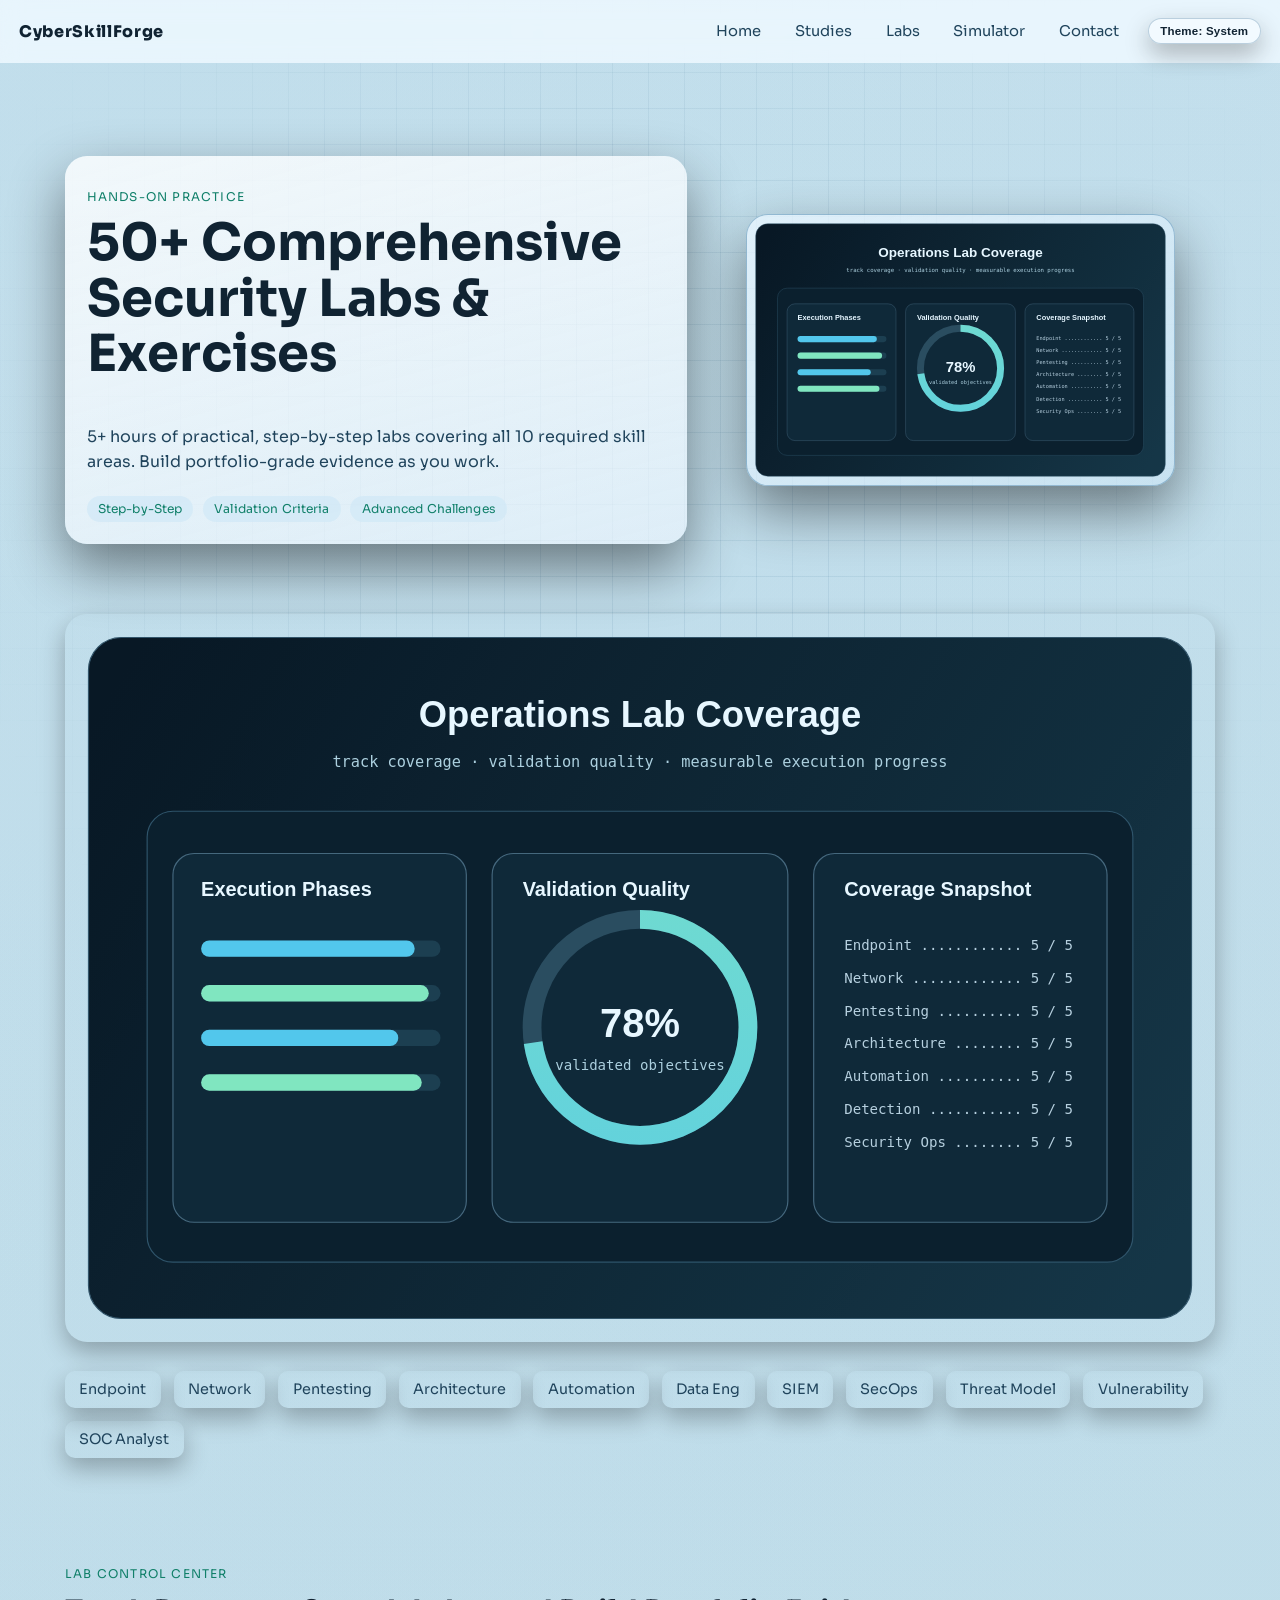
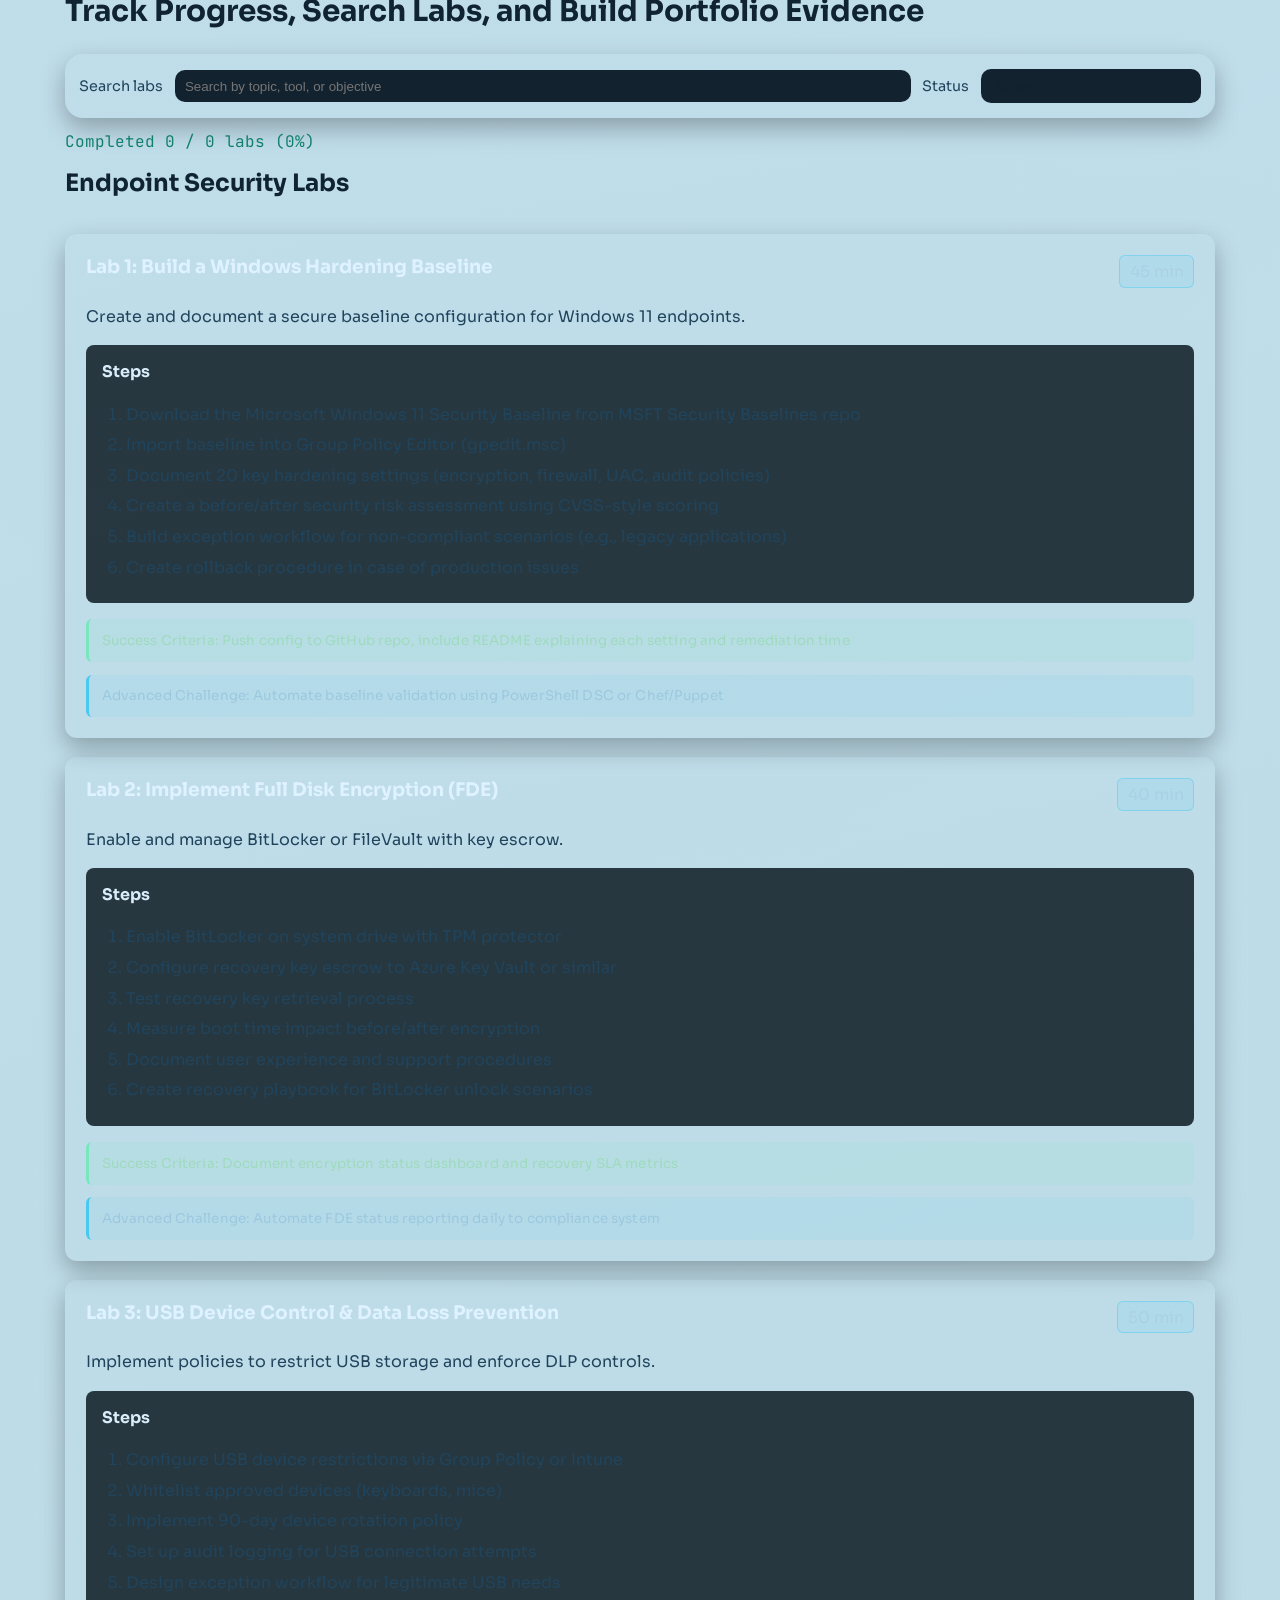
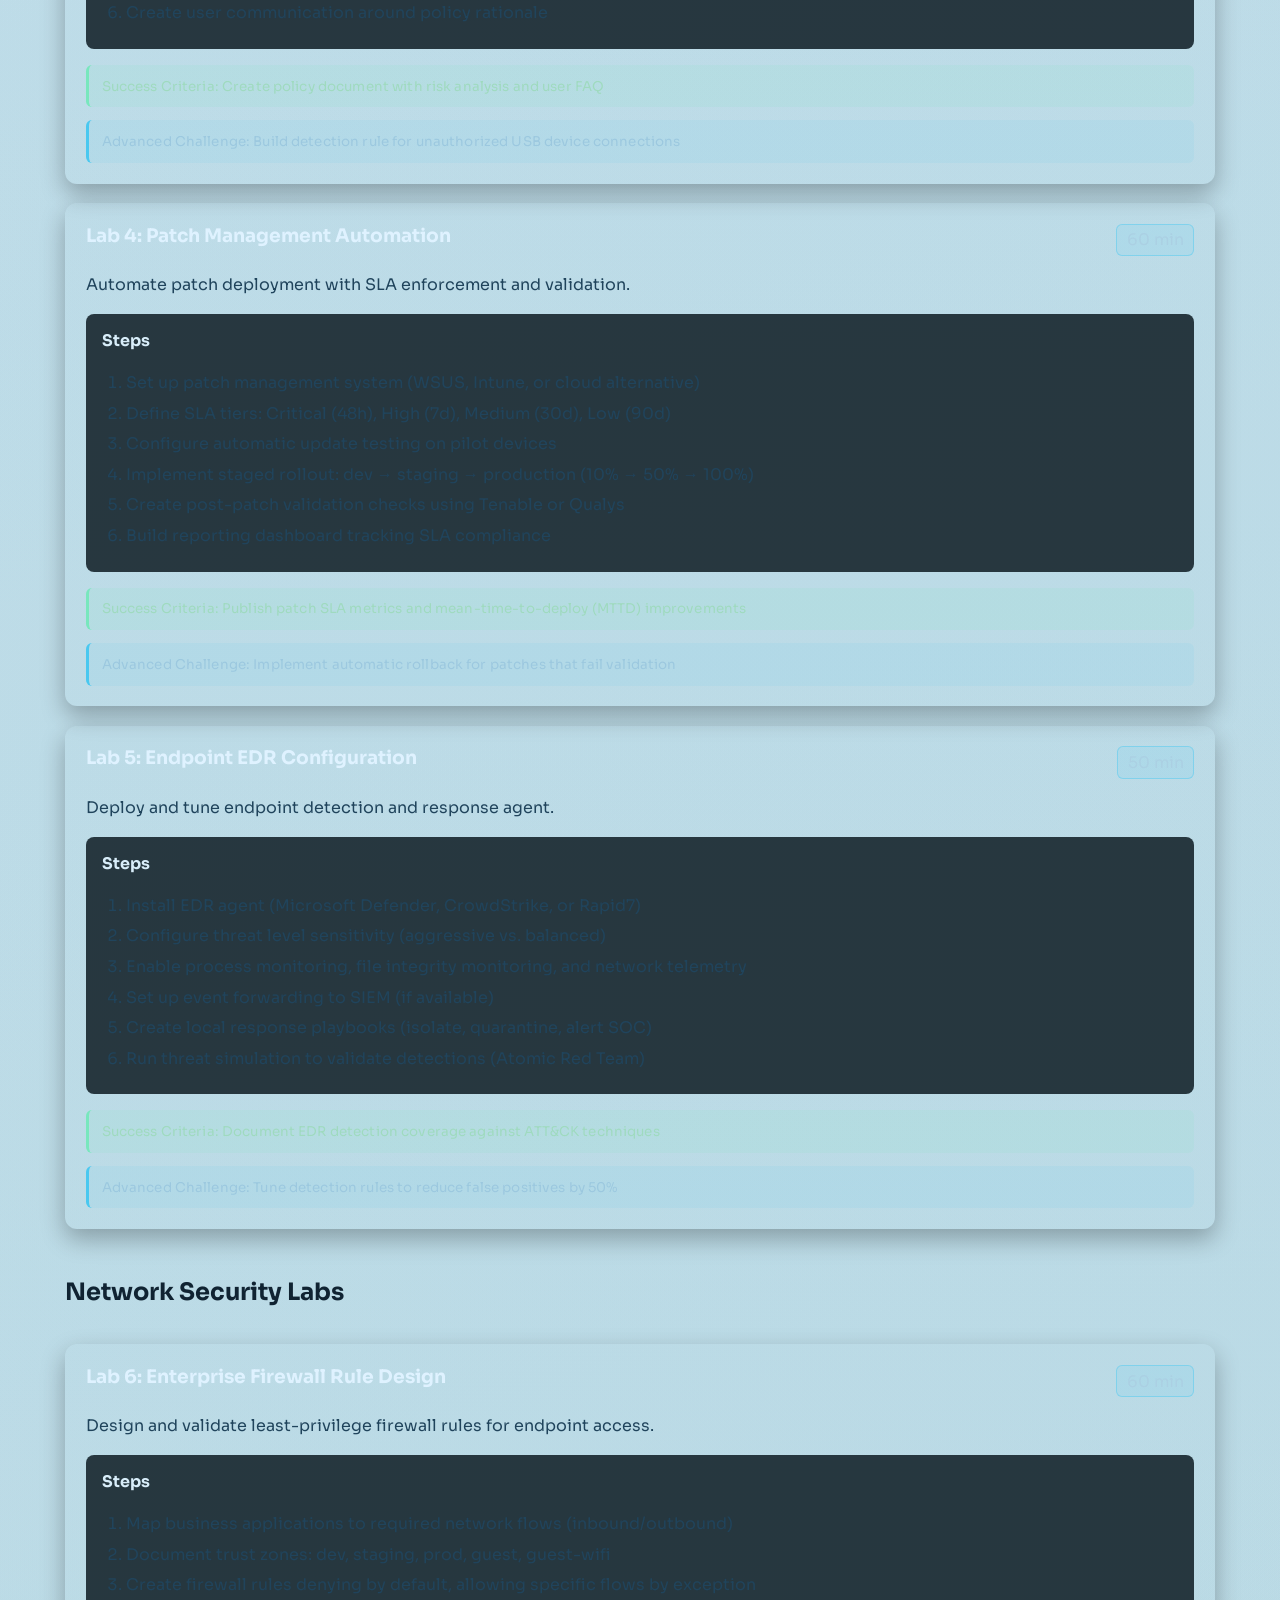
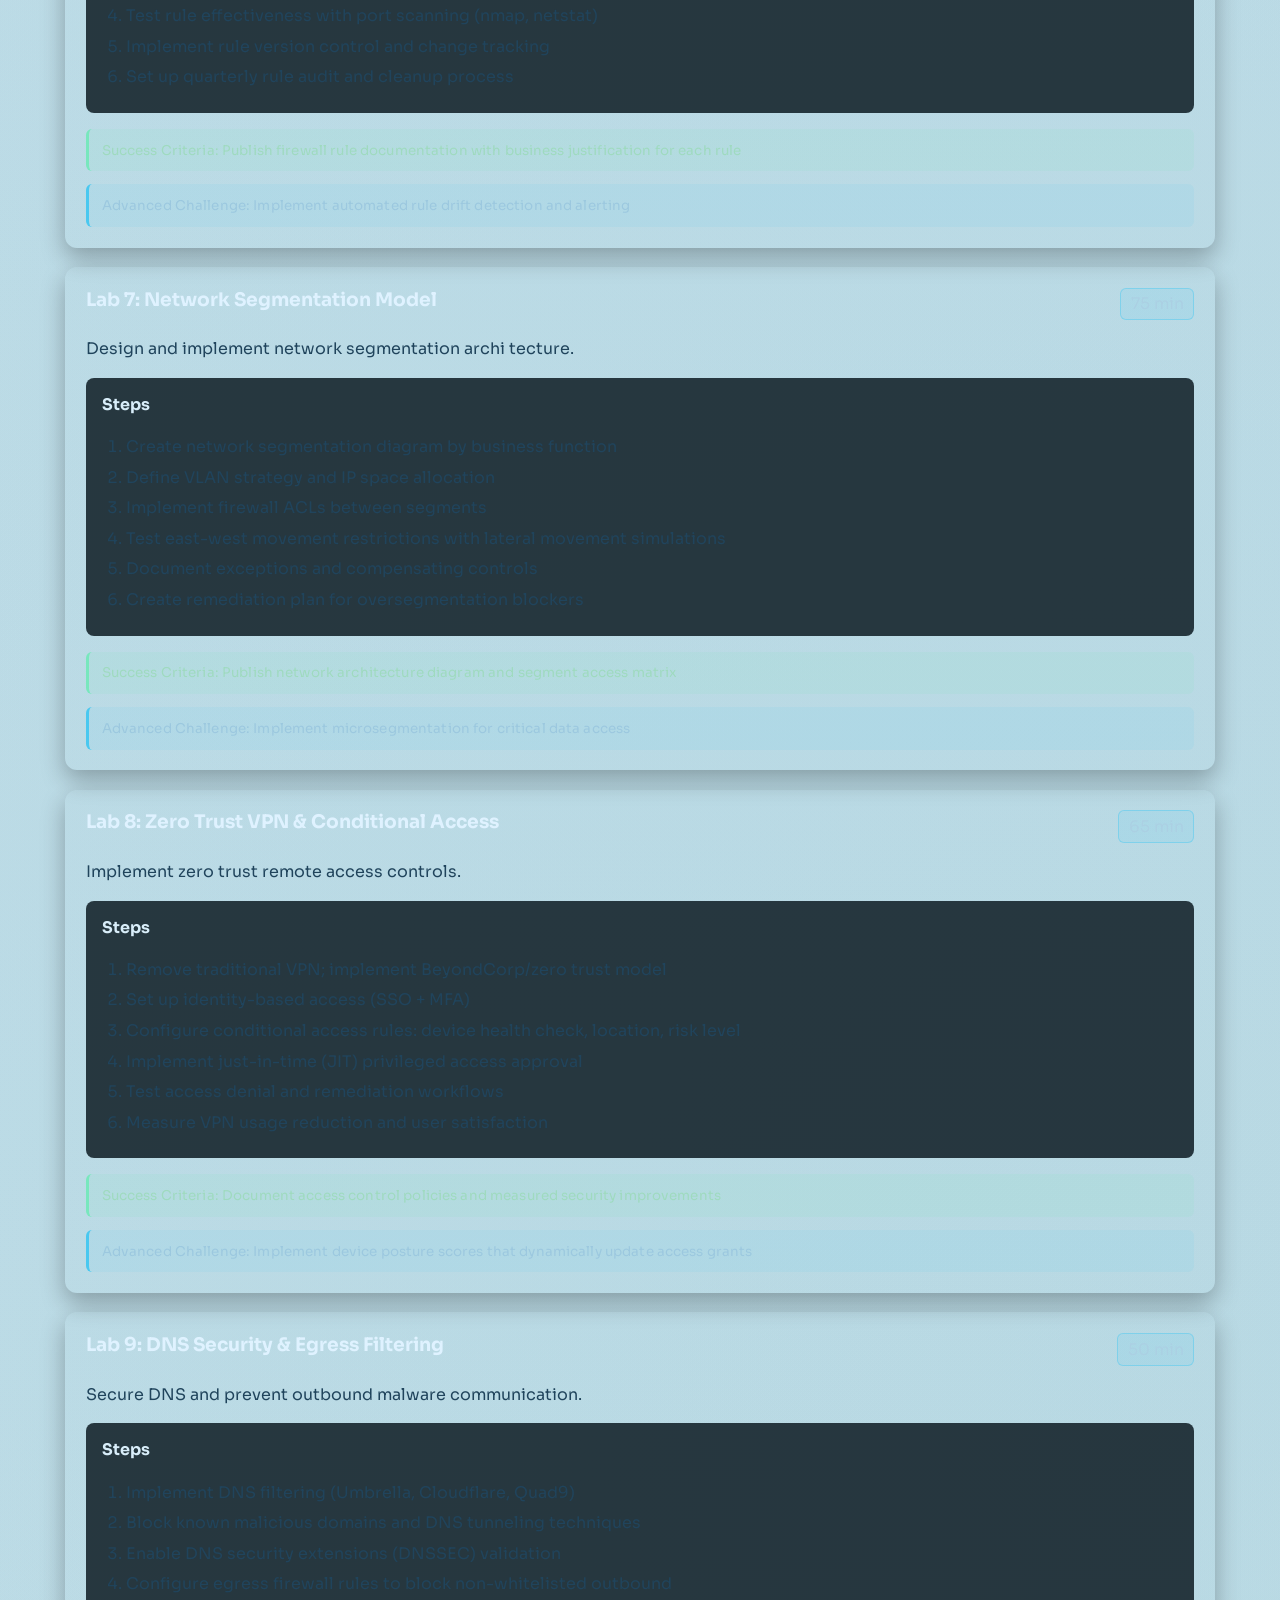
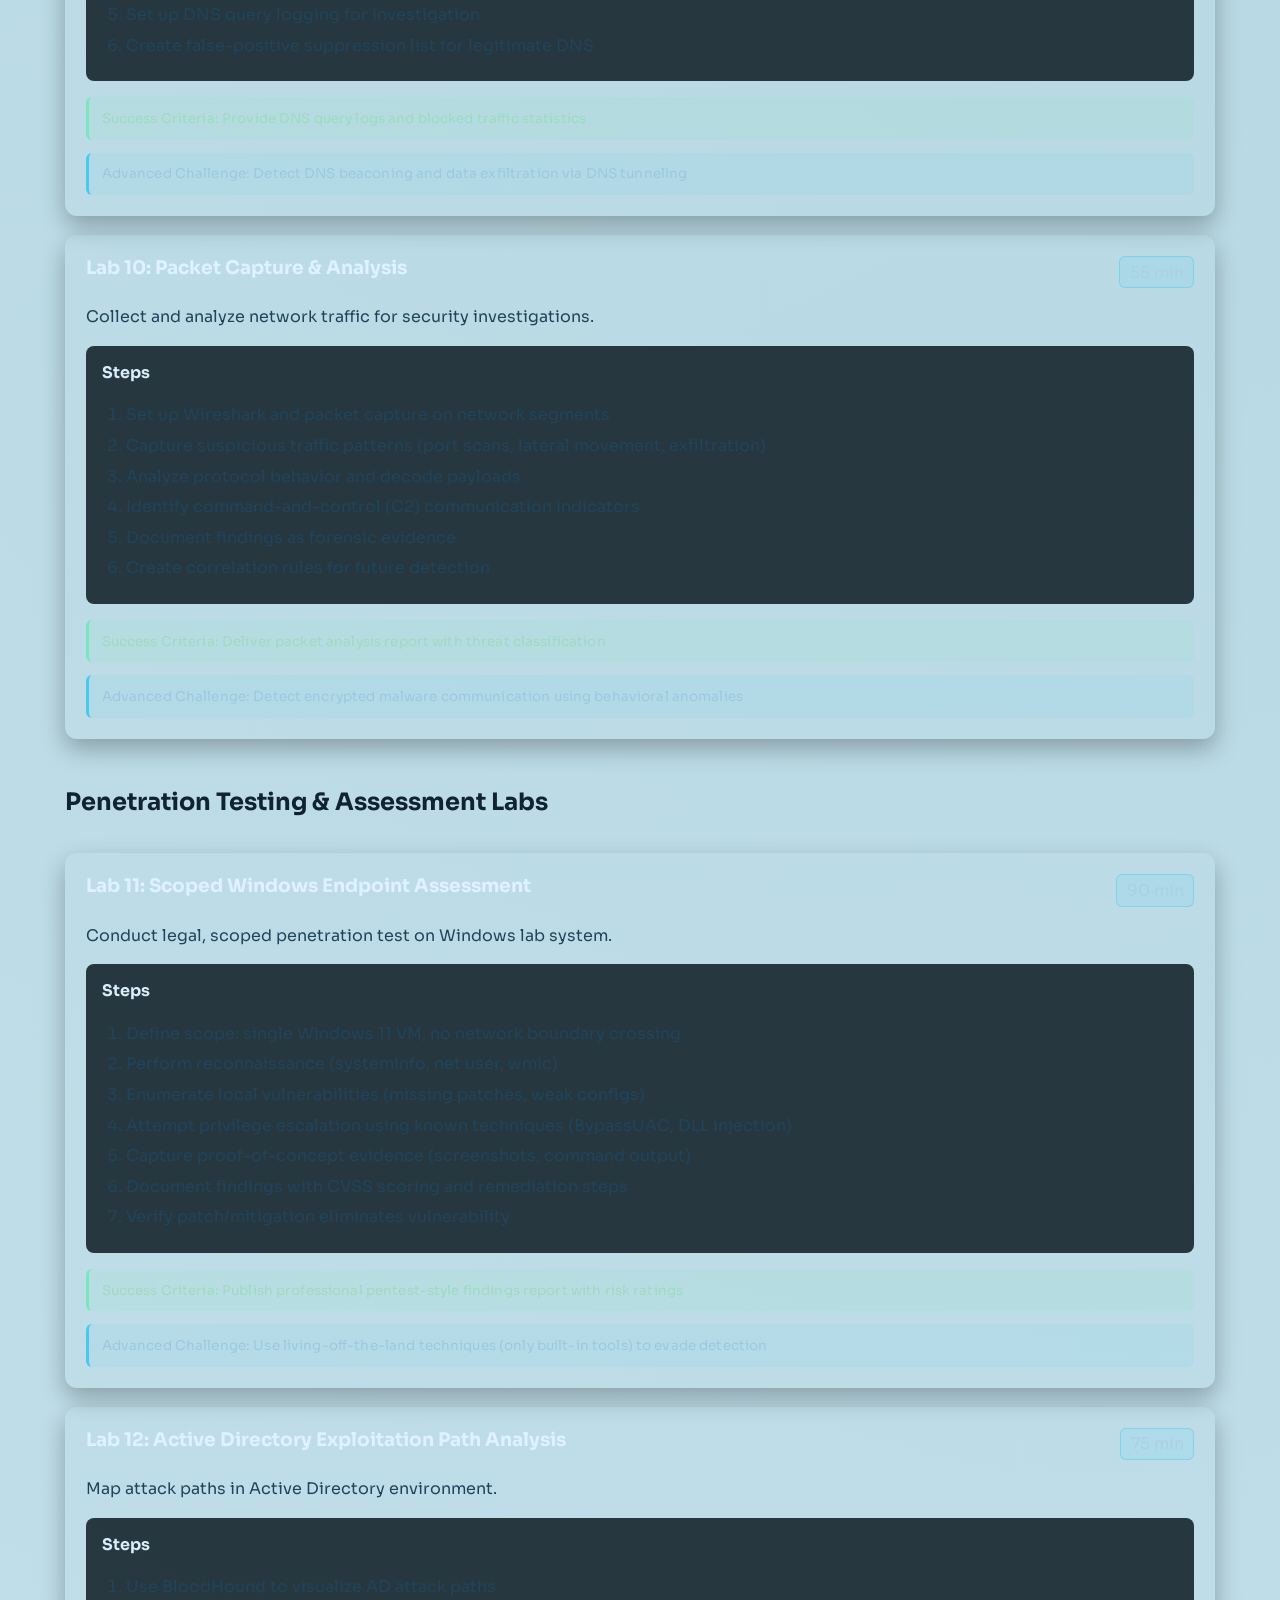
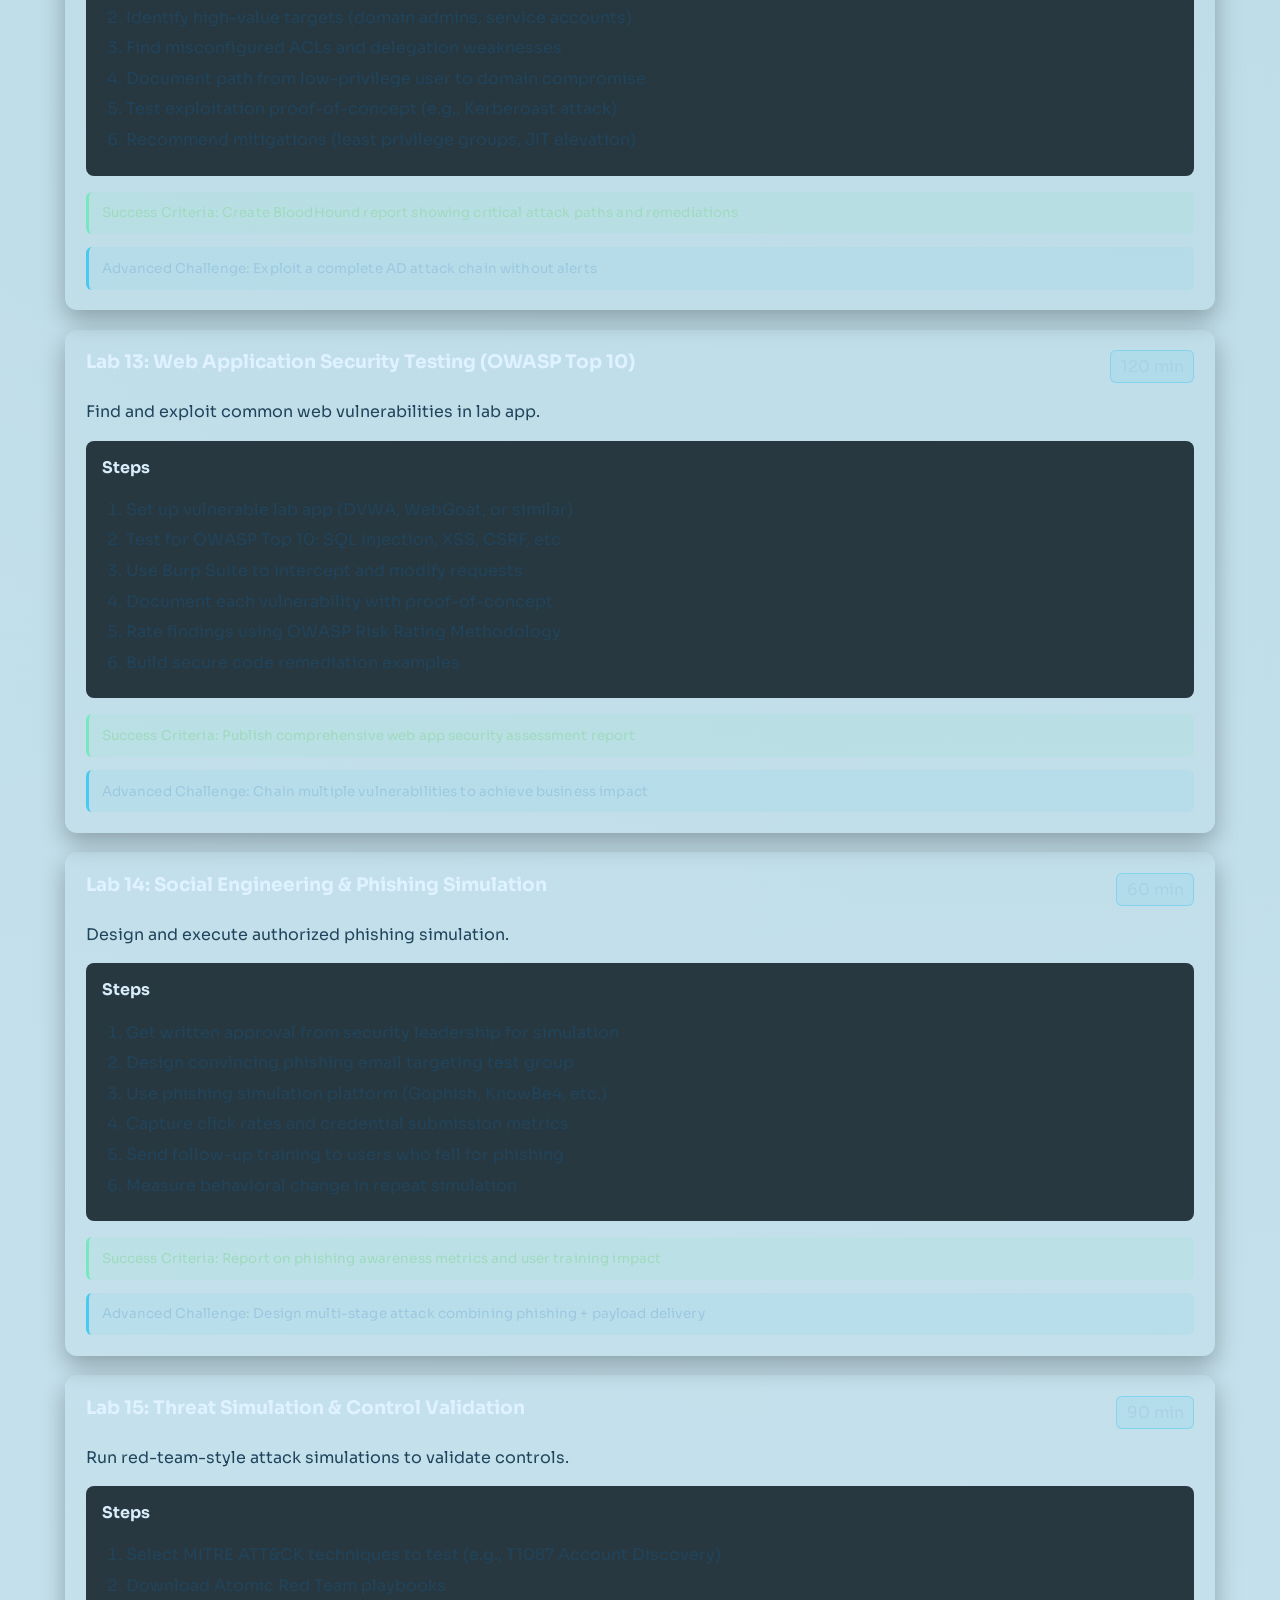
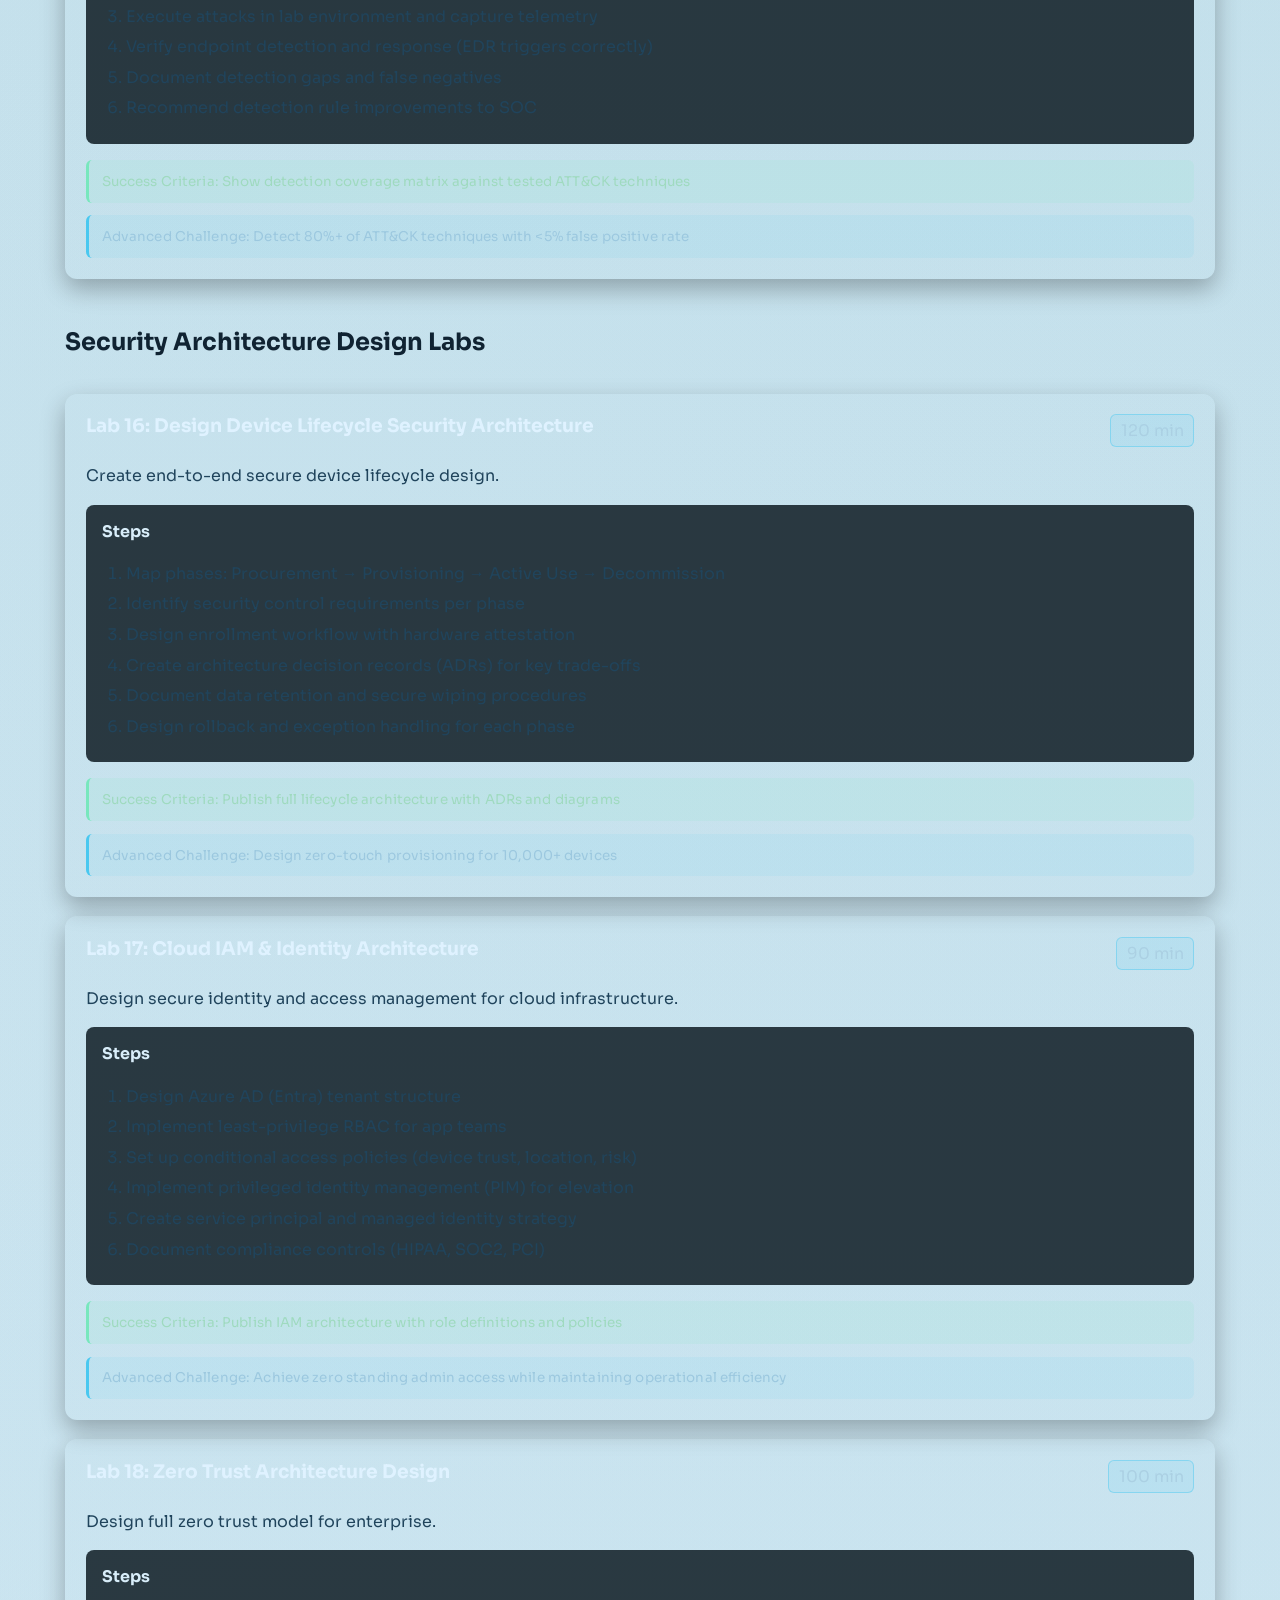
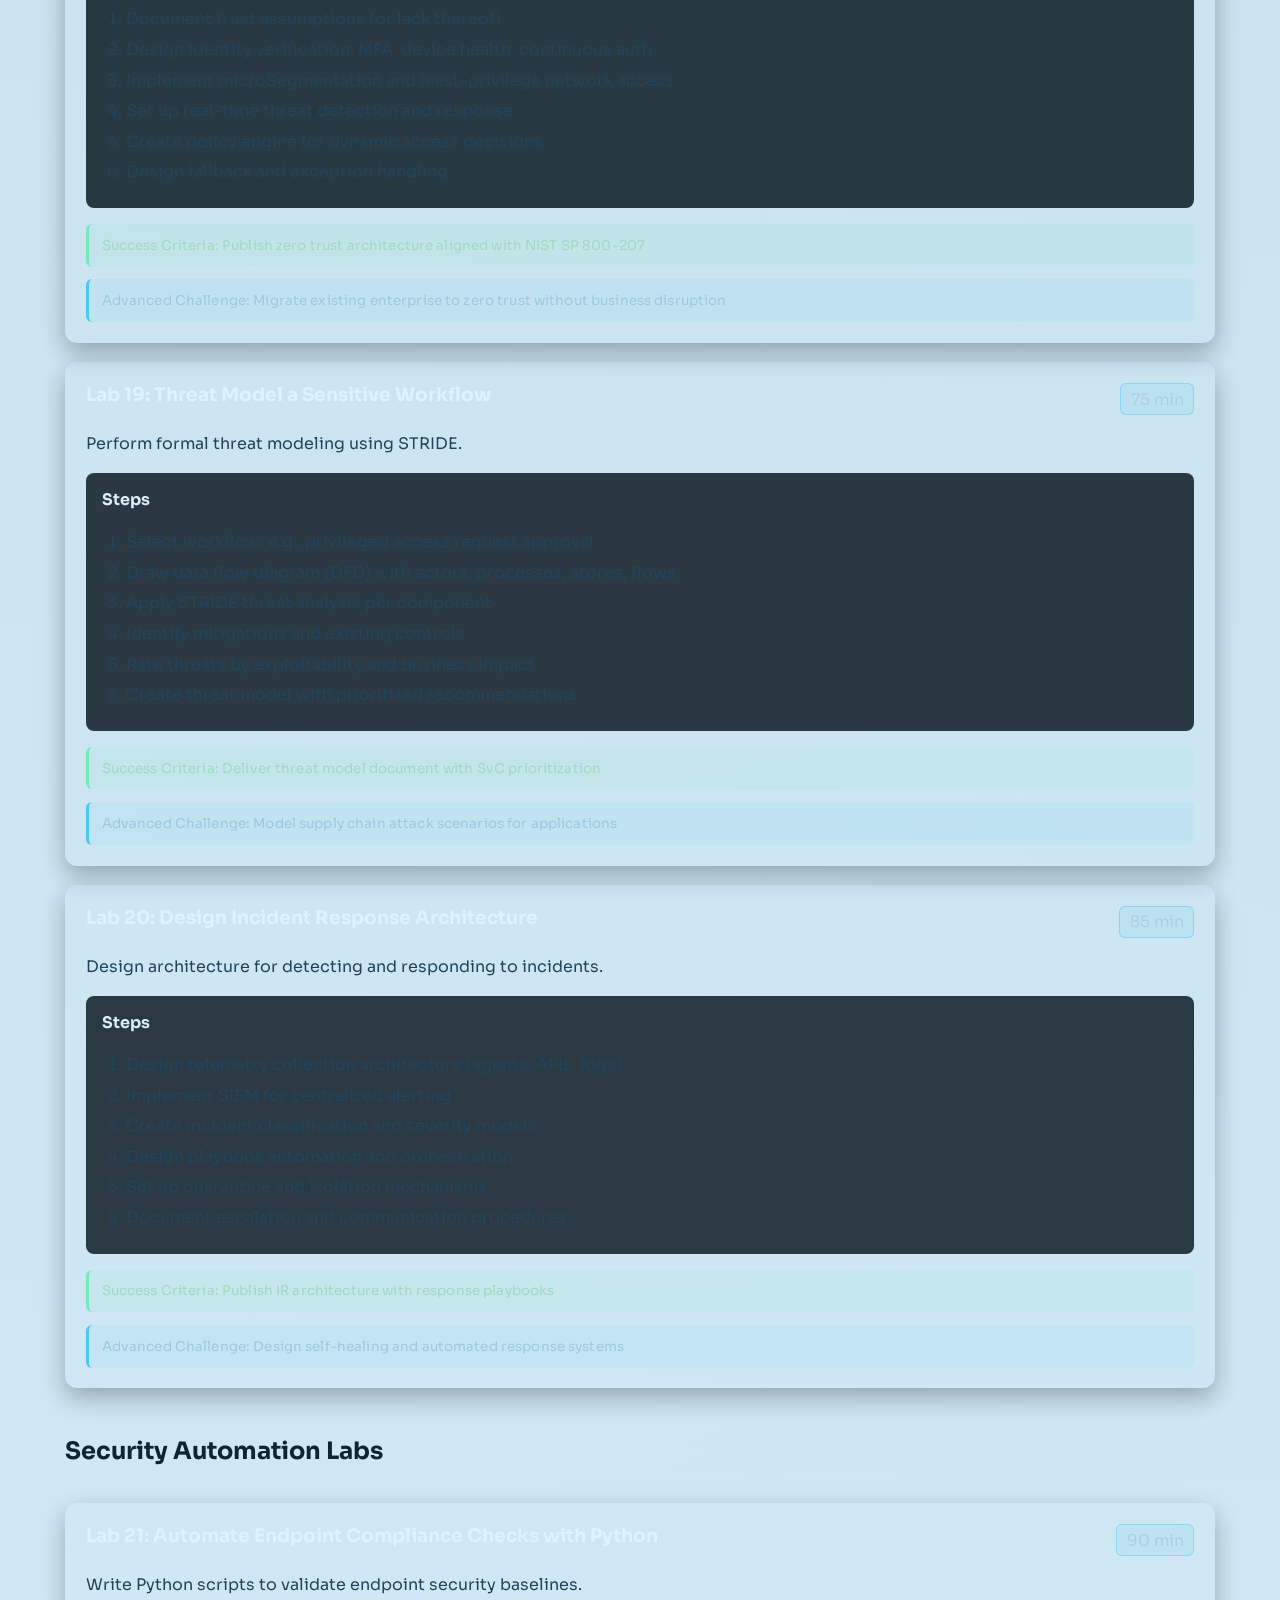
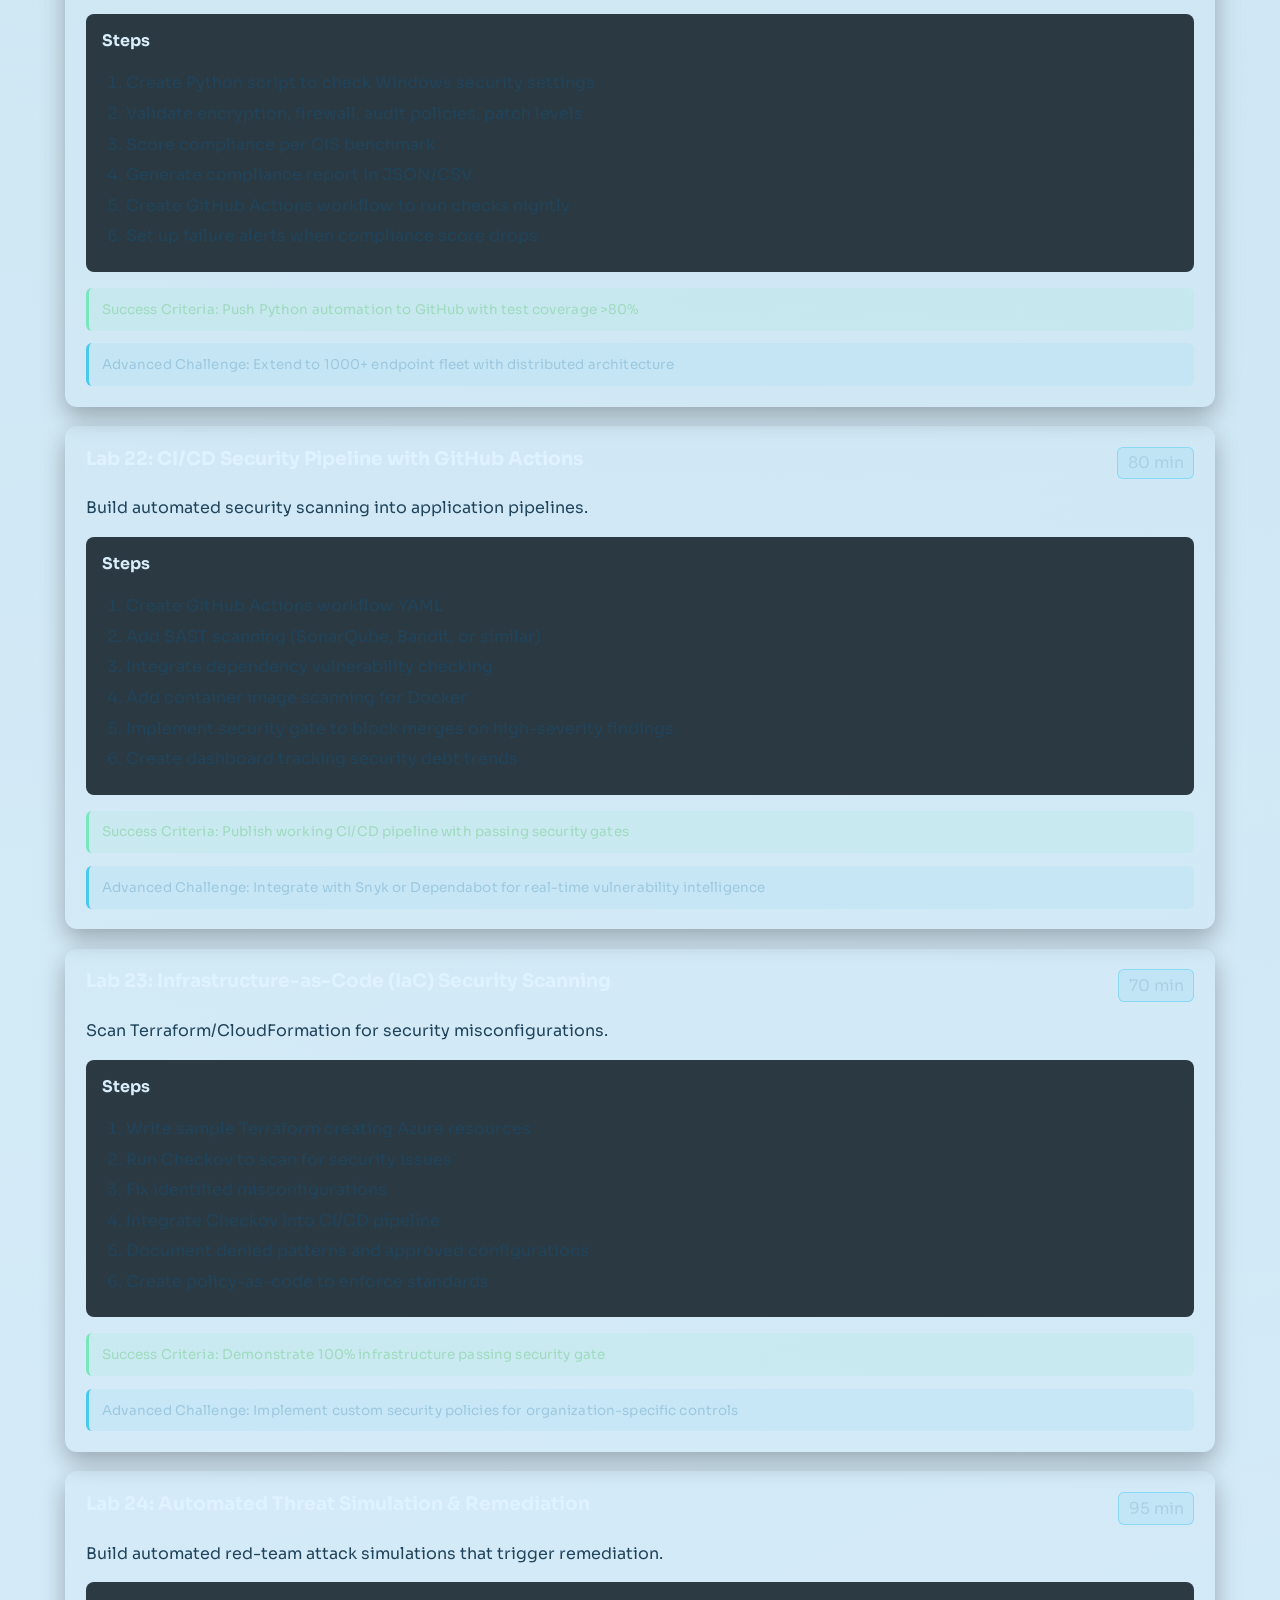
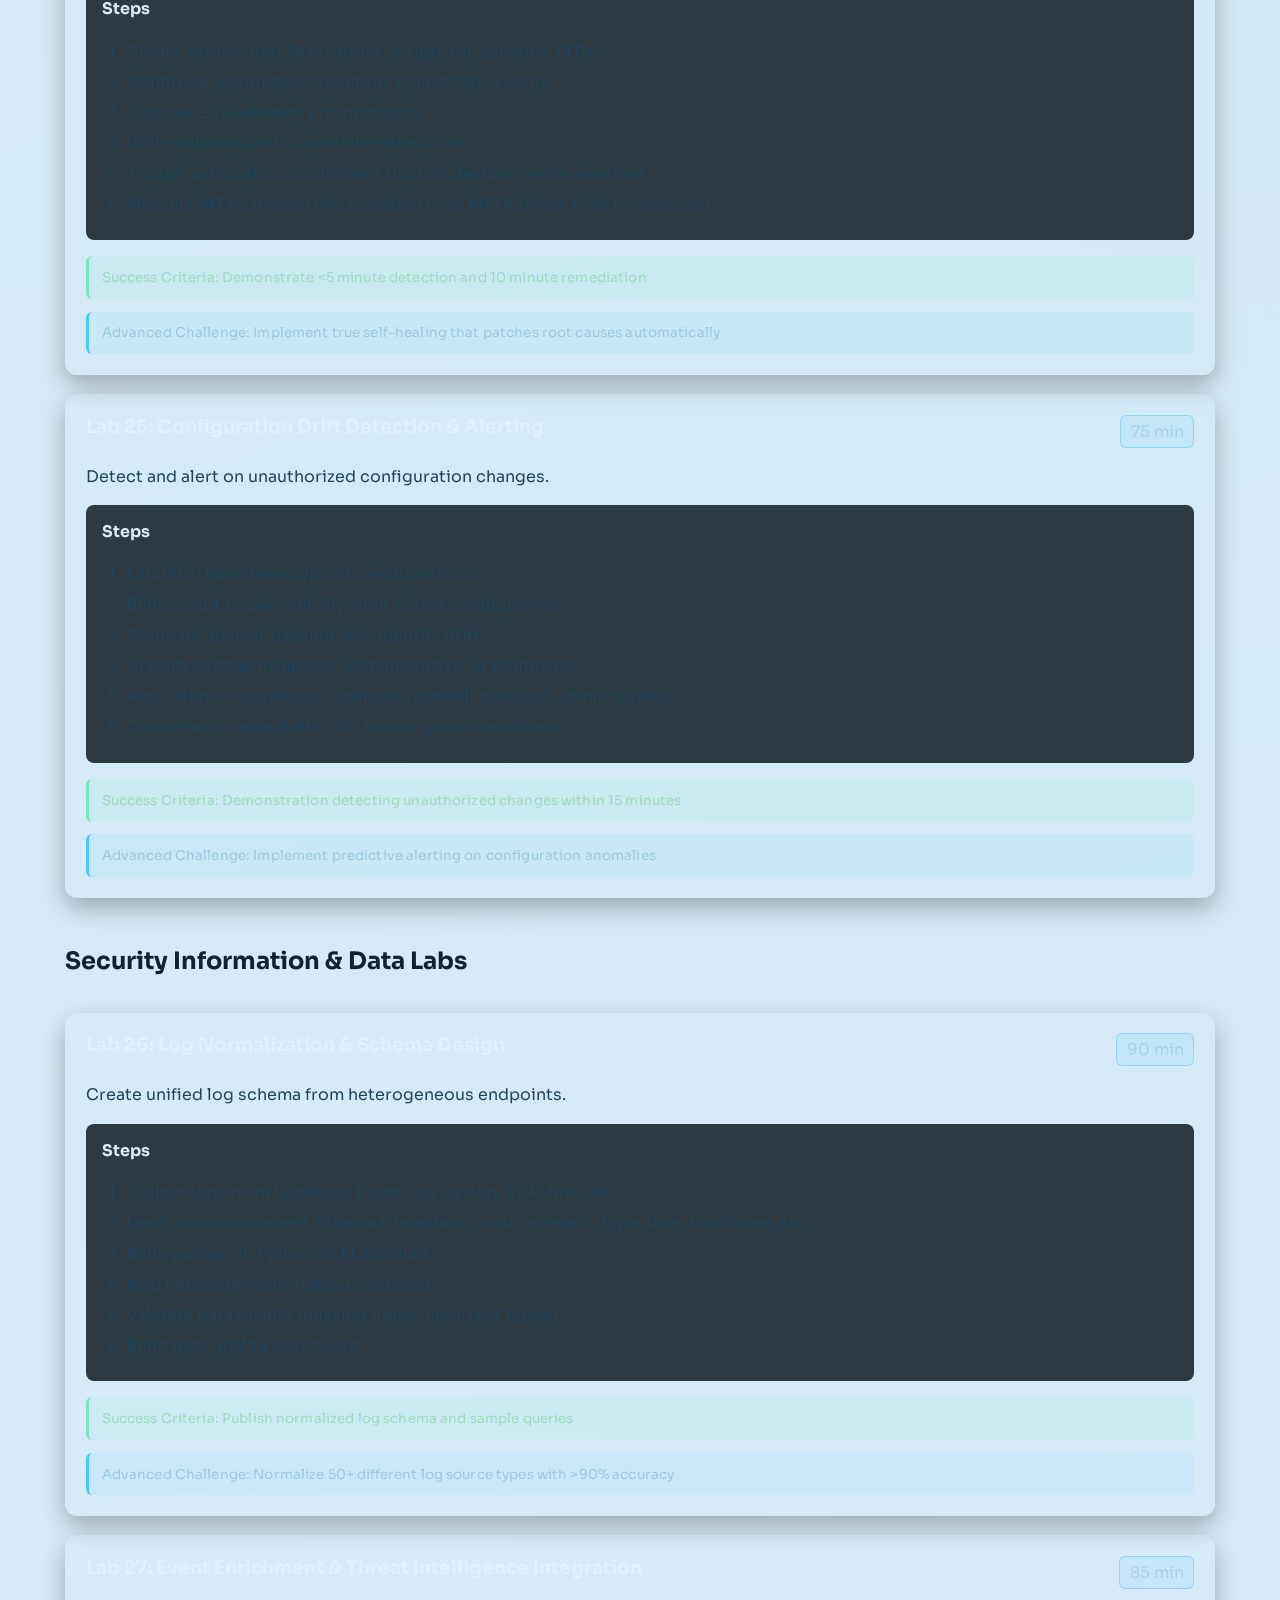
<file: labs.html>
<!DOCTYPE html>
<html lang="en">
<head>
  <meta charset="UTF-8" />
  <meta name="viewport" content="width=device-width, initial-scale=1.0" />
  <meta name="description" content="Extensive hands-on security labs and exercises for endpoint security engineering." />
  <title>Labs & Exercises | CyberSkillForge</title>
  <link rel="preconnect" href="https://fonts.googleapis.com" />
  <link rel="preconnect" href="https://fonts.gstatic.com" crossorigin />
  <link href="https://fonts.googleapis.com/css2?family=Sora:wght@400;500;600;700;800&family=JetBrains+Mono:wght@400;600&display=swap" rel="stylesheet" />
  <link rel="stylesheet" href="styles.css" />
  <style>
    .lab-toc {
      display: flex;
      flex-wrap: wrap;
      gap: 0.8rem;
      margin-bottom: 2rem;
    }
    .lab-toc a {
      border: 1px solid var(--line);
      border-radius: 10px;
      padding: 0.6rem 0.9rem;
      background: var(--surface);
      color: var(--text-1);
      text-decoration: none;
      font-size: 0.9rem;
      transition: border-color 0.18s ease;
    }
    .lab-toc a:hover {
      border-color: var(--accent-2);
    }
    .lab-category {
      margin-bottom: 3rem;
    }
    .lab-category h2 {
      border-bottom: 2px solid var(--line);
      padding-bottom: 0.8rem;
      margin-bottom: 1.5rem;
    }
    .lab {
      border: 1px solid var(--line);
      border-radius: 12px;
      background: var(--surface);
      padding: 1.3rem;
      margin-bottom: 1.2rem;
    }
    .lab-header {
      display: flex;
      justify-content: space-between;
      align-items: start;
      margin-bottom: 0.8rem;
    }
    .lab h3 {
      margin: 0;
      color: #dff2ff;
    }
    .lab-meta {
      display: flex;
      gap: 0.8rem;
      flex-wrap: wrap;
      font-size: 0.85rem;
      margin-bottom: 0.8rem;
    }
    .lab-badge {
      background: rgba(73, 200, 240, 0.12);
      border: 1px solid rgba(73, 200, 240, 0.45);
      color: #abd0e3;
      padding: 0.3rem 0.6rem;
      border-radius: 6px;
    }
    .lab-description {
      color: var(--text-1);
      margin-bottom: 1rem;
      line-height: 1.6;
    }
    .lab-steps {
      background: rgba(2, 14, 22, 0.8);
      border: 1px solid var(--line);
      border-radius: 8px;
      padding: 1rem;
      margin-bottom: 1rem;
    }
    .lab-steps h4 {
      margin-top: 0;
      color: #d8edf9;
    }
    .lab-steps ol {
      margin: 0;
      padding-left: 1.5rem;
    }
    .lab-steps li {
      margin-bottom: 0.6rem;
      color: var(--text-1);
    }
    .lab-success {
      background: rgba(120, 231, 189, 0.08);
      border-left: 3px solid #78e7bd;
      padding: 0.8rem;
      border-radius: 4px;
      color: #b3dfc8;
    }
    .lab-challenge {
      background: rgba(73, 200, 240, 0.08);
      border-left: 3px solid #49c8f0;
      padding: 0.8rem;
      border-radius: 4px;
      color: #a9cfe1;
      margin-top: 0.8rem;
    }
  </style>
</head>
<body>
  <div class="bg-grid" aria-hidden="true"></div>
  <header class="site-header">
    <a class="brand" href="index.html">CyberSkillForge</a>
    <button class="nav-toggle" id="navToggle" aria-label="Toggle navigation">Menu</button>
    <nav id="mainNav" class="main-nav">
      <a href="index.html">Home</a>
      <a href="studies.html">Studies</a>
      <a href="labs.html">Labs</a>
      <a href="simulator.html">Simulator</a>
      <a href="index.html#contact">Contact</a>
    </nav>
  </header>

  <main>
    <section class="hero reveal">
      <div class="hero-shell">
        <div class="hero-copy-wrap">
          <p class="eyebrow">Hands-On Practice</p>
          <h1>50+ Comprehensive Security Labs & Exercises</h1>
          <p class="hero-copy">5+ hours of practical, step-by-step labs covering all 10 required skill areas. Build portfolio-grade evidence as you work.</p>
          <div class="hero-badges">
            <span>Step-by-Step</span>
            <span>Validation Criteria</span>
            <span>Advanced Challenges</span>
          </div>
        </div>
        <figure class="hero-visual" aria-label="Labs operations visual">
          <img src="assets/labs-ops.svg" alt="Operations dashboard illustrating lab execution, validation gates, and coverage" />
        </figure>
      </div>
    </section>

    <figure class="page-banner reveal" aria-label="Labs coverage visual banner">
      <img src="assets/labs-ops.svg" alt="Cybersecurity labs coverage dashboard with progress indicators" />
    </figure>

    <div class="lab-toc">
      <a href="#endpoint-sec-labs">Endpoint</a>
      <a href="#network-labs">Network</a>
      <a href="#pentest-labs">Pentesting</a>
      <a href="#arch-labs">Architecture</a>
      <a href="#auto-labs">Automation</a>
      <a href="#data-labs">Data Eng</a>
      <a href="#siem-labs">SIEM</a>
      <a href="#secops-labs">SecOps</a>
      <a href="#threat-labs">Threat Model</a>
      <a href="#vuln-labs">Vulnerability</a>
      <a href="#soc-analyst-labs">SOC Analyst</a>
    </div>

    <section class="content-section reveal">
      <div class="section-head">
        <p class="eyebrow">Lab Control Center</p>
        <h2>Track Progress, Search Labs, and Build Portfolio Evidence</h2>
      </div>
      <div class="lab-controls">
        <label for="labSearch">Search labs</label>
        <input id="labSearch" type="text" placeholder="Search by topic, tool, or objective" />
        <label for="labStatusFilter">Status</label>
        <select id="labStatusFilter">
          <option value="all">All labs</option>
          <option value="complete">Completed</option>
          <option value="incomplete">Not completed</option>
        </select>
      </div>
      <p id="labProgressSummary" class="lab-progress-summary mono">Completed 0 / 0 labs (0%)</p>
    </section>

    <!-- ENDPOINT SECURITY LABS -->
    <section id="endpoint-sec-labs" class="lab-category reveal">
      <h2>Endpoint Security Labs</h2>

      <article class="lab">
        <div class="lab-header">
          <h3>Lab 1: Build a Windows Hardening Baseline</h3>
          <span class="lab-badge">45 min</span>
        </div>
        <p class="lab-description">Create and document a secure baseline configuration for Windows 11 endpoints.</p>
        <div class="lab-steps">
          <h4>Steps</h4>
          <ol>
            <li>Download the Microsoft Windows 11 Security Baseline from MSFT Security Baselines repo</li>
            <li>Import baseline into Group Policy Editor (gpedit.msc)</li>
            <li>Document 20 key hardening settings (encryption, firewall, UAC, audit policies)</li>
            <li>Create a before/after security risk assessment using CVSS-style scoring</li>
            <li>Build exception workflow for non-compliant scenarios (e.g., legacy applications)</li>
            <li>Create rollback procedure in case of production issues</li>
          </ol>
        </div>
        <div class="lab-success">Success Criteria: Push config to GitHub repo, include README explaining each setting and remediation time</div>
        <div class="lab-challenge">Advanced Challenge: Automate baseline validation using PowerShell DSC or Chef/Puppet</div>
      </article>

      <article class="lab">
        <div class="lab-header">
          <h3>Lab 2: Implement Full Disk Encryption (FDE)</h3>
          <span class="lab-badge">40 min</span>
        </div>
        <p class="lab-description">Enable and manage BitLocker or FileVault with key escrow.</p>
        <div class="lab-steps">
          <h4>Steps</h4>
          <ol>
            <li>Enable BitLocker on system drive with TPM protector</li>
            <li>Configure recovery key escrow to Azure Key Vault or similar</li>
            <li>Test recovery key retrieval process</li>
            <li>Measure boot time impact before/after encryption</li>
            <li>Document user experience and support procedures</li>
            <li>Create recovery playbook for BitLocker unlock scenarios</li>
          </ol>
        </div>
        <div class="lab-success">Success Criteria: Document encryption status dashboard and recovery SLA metrics</div>
        <div class="lab-challenge">Advanced Challenge: Automate FDE status reporting daily to compliance system</div>
      </article>

      <article class="lab">
        <div class="lab-header">
          <h3>Lab 3: USB Device Control & Data Loss Prevention</h3>
          <span class="lab-badge">50 min</span>
        </div>
        <p class="lab-description">Implement policies to restrict USB storage and enforce DLP controls.</p>
        <div class="lab-steps">
          <h4>Steps</h4>
          <ol>
            <li>Configure USB device restrictions via Group Policy or Intune</li>
            <li>Whitelist approved devices (keyboards, mice)</li>
            <li>Implement 90-day device rotation policy</li>
            <li>Set up audit logging for USB connection attempts</li>
            <li>Design exception workflow for legitimate USB needs</li>
            <li>Create user communication around policy rationale</li>
          </ol>
        </div>
        <div class="lab-success">Success Criteria: Create policy document with risk analysis and user FAQ</div>
        <div class="lab-challenge">Advanced Challenge: Build detection rule for unauthorized USB device connections</div>
      </article>

      <article class="lab">
        <div class="lab-header">
          <h3>Lab 4: Patch Management Automation</h3>
          <span class="lab-badge">60 min</span>
        </div>
        <p class="lab-description">Automate patch deployment with SLA enforcement and validation.</p>
        <div class="lab-steps">
          <h4>Steps</h4>
          <ol>
            <li>Set up patch management system (WSUS, Intune, or cloud alternative)</li>
            <li>Define SLA tiers: Critical (48h), High (7d), Medium (30d), Low (90d)</li>
            <li>Configure automatic update testing on pilot devices</li>
            <li>Implement staged rollout: dev → staging → production (10% → 50% → 100%)</li>
            <li>Create post-patch validation checks using Tenable or Qualys</li>
            <li>Build reporting dashboard tracking SLA compliance</li>
          </ol>
        </div>
        <div class="lab-success">Success Criteria: Publish patch SLA metrics and mean-time-to-deploy (MTTD) improvements</div>
        <div class="lab-challenge">Advanced Challenge: Implement automatic rollback for patches that fail validation</div>
      </article>

      <article class="lab">
        <div class="lab-header">
          <h3>Lab 5: Endpoint EDR Configuration</h3>
          <span class="lab-badge">50 min</span>
        </div>
        <p class="lab-description">Deploy and tune endpoint detection and response agent.</p>
        <div class="lab-steps">
          <h4>Steps</h4>
          <ol>
            <li>Install EDR agent (Microsoft Defender, CrowdStrike, or Rapid7)</li>
            <li>Configure threat level sensitivity (aggressive vs. balanced)</li>
            <li>Enable process monitoring, file integrity monitoring, and network telemetry</li>
            <li>Set up event forwarding to SIEM (if available)</li>
            <li>Create local response playbooks (isolate, quarantine, alert SOC)</li>
            <li>Run threat simulation to validate detections (Atomic Red Team)</li>
          </ol>
        </div>
        <div class="lab-success">Success Criteria: Document EDR detection coverage against ATT&CK techniques</div>
        <div class="lab-challenge">Advanced Challenge: Tune detection rules to reduce false positives by 50%</div>
      </article>
    </section>

    <!-- NETWORK SECURITY LABS -->
    <section id="network-labs" class="lab-category reveal">
      <h2>Network Security Labs</h2>

      <article class="lab">
        <div class="lab-header">
          <h3>Lab 6: Enterprise Firewall Rule Design</h3>
          <span class="lab-badge">60 min</span>
        </div>
        <p class="lab-description">Design and validate least-privilege firewall rules for endpoint access.</p>
        <div class="lab-steps">
          <h4>Steps</h4>
          <ol>
            <li>Map business applications to required network flows (inbound/outbound)</li>
            <li>Document trust zones: dev, staging, prod, guest, guest-wifi</li>
            <li>Create firewall rules denying by default, allowing specific flows by exception</li>
            <li>Test rule effectiveness with port scanning (nmap, netstat)</li>
            <li>Implement rule version control and change tracking</li>
            <li>Set up quarterly rule audit and cleanup process</li>
          </ol>
        </div>
        <div class="lab-success">Success Criteria: Publish firewall rule documentation with business justification for each rule</div>
        <div class="lab-challenge">Advanced Challenge: Implement automated rule drift detection and alerting</div>
      </article>

      <article class="lab">
        <div class="lab-header">
          <h3>Lab 7: Network Segmentation Model</h3>
          <span class="lab-badge">75 min</span>
        </div>
        <p class="lab-description">Design and implement network segmentation archi tecture.</p>
        <div class="lab-steps">
          <h4>Steps</h4>
          <ol>
            <li>Create network segmentation diagram by business function</li>
            <li>Define VLAN strategy and IP space allocation</li>
            <li>Implement firewall ACLs between segments</li>
            <li>Test east-west movement restrictions with lateral movement simulations</li>
            <li>Document exceptions and compensating controls</li>
            <li>Create remediation plan for oversegmentation blockers</li>
          </ol>
        </div>
        <div class="lab-success">Success Criteria: Publish network architecture diagram and segment access matrix</div>
        <div class="lab-challenge">Advanced Challenge: Implement microsegmentation for critical data access</div>
      </article>

      <article class="lab">
        <div class="lab-header">
          <h3>Lab 8: Zero Trust VPN & Conditional Access</h3>
          <span class="lab-badge">65 min</span>
        </div>
        <p class="lab-description">Implement zero trust remote access controls.</p>
        <div class="lab-steps">
          <h4>Steps</h4>
          <ol>
            <li>Remove traditional VPN; implement BeyondCorp/zero trust model</li>
            <li>Set up identity-based access (SSO + MFA)</li>
            <li>Configure conditional access rules: device health check, location, risk level</li>
            <li>Implement just-in-time (JIT) privileged access approval</li>
            <li>Test access denial and remediation workflows</li>
            <li>Measure VPN usage reduction and user satisfaction</li>
          </ol>
        </div>
        <div class="lab-success">Success Criteria: Document access control policies and measured security improvements</div>
        <div class="lab-challenge">Advanced Challenge: Implement device posture scores that dynamically update access grants</div>
      </article>

      <article class="lab">
        <div class="lab-header">
          <h3>Lab 9: DNS Security & Egress Filtering</h3>
          <span class="lab-badge">50 min</span>
        </div>
        <p class="lab-description">Secure DNS and prevent outbound malware communication.</p>
        <div class="lab-steps">
          <h4>Steps</h4>
          <ol>
            <li>Implement DNS filtering (Umbrella, Cloudflare, Quad9)</li>
            <li>Block known malicious domains and DNS tunneling techniques</li>
            <li>Enable DNS security extensions (DNSSEC) validation</li>
            <li>Configure egress firewall rules to block non-whitelisted outbound</li>
            <li>Set up DNS query logging for investigation</li>
            <li>Create false-positive suppression list for legitimate DNS</li>
          </ol>
        </div>
        <div class="lab-success">Success Criteria: Provide DNS query logs and blocked traffic statistics</div>
        <div class="lab-challenge">Advanced Challenge: Detect DNS beaconing and data exfiltration via DNS tunneling</div>
      </article>

      <article class="lab">
        <div class="lab-header">
          <h3>Lab 10: Packet Capture & Analysis</h3>
          <span class="lab-badge">55 min</span>
        </div>
        <p class="lab-description">Collect and analyze network traffic for security investigations.</p>
        <div class="lab-steps">
          <h4>Steps</h4>
          <ol>
            <li>Set up Wireshark and packet capture on network segments</li>
            <li>Capture suspicious traffic patterns (port scans, lateral movement, exfiltration)</li>
            <li>Analyze protocol behavior and decode payloads</li>
            <li>Identify command-and-control (C2) communication indicators</li>
            <li>Document findings as forensic evidence</li>
            <li>Create correlation rules for future detection</li>
          </ol>
        </div>
        <div class="lab-success">Success Criteria: Deliver packet analysis report with threat classification</div>
        <div class="lab-challenge">Advanced Challenge: Detect encrypted malware communication using behavioral anomalies</div>
      </article>
    </section>

    <!-- PENETRATION TESTING LABS -->
    <section id="pentest-labs" class="lab-category reveal">
      <h2>Penetration Testing & Assessment Labs</h2>

      <article class="lab">
        <div class="lab-header">
          <h3>Lab 11: Scoped Windows Endpoint Assessment</h3>
          <span class="lab-badge">90 min</span>
        </div>
        <p class="lab-description">Conduct legal, scoped penetration test on Windows lab system.</p>
        <div class="lab-steps">
          <h4>Steps</h4>
          <ol>
            <li>Define scope: single Windows 11 VM, no network boundary crossing</li>
            <li>Perform reconnaissance (systeminfo, net user, wmic)</li>
            <li>Enumerate local vulnerabilities (missing patches, weak configs)</li>
            <li>Attempt privilege escalation using known techniques (BypassUAC, DLL injection)</li>
            <li>Capture proof-of-concept evidence (screenshots, command output)</li>
            <li>Document findings with CVSS scoring and remediation steps</li>
            <li>Verify patch/mitigation eliminates vulnerability</li>
          </ol>
        </div>
        <div class="lab-success">Success Criteria: Publish professional pentest-style findings report with risk ratings</div>
        <div class="lab-challenge">Advanced Challenge: Use living-off-the-land techniques (only built-in tools) to evade detection</div>
      </article>

      <article class="lab">
        <div class="lab-header">
          <h3>Lab 12: Active Directory Exploitation Path Analysis</h3>
          <span class="lab-badge">75 min</span>
        </div>
        <p class="lab-description">Map attack paths in Active Directory environment.</p>
        <div class="lab-steps">
          <h4>Steps</h4>
          <ol>
            <li>Use BloodHound to visualize AD attack paths</li>
            <li>Identify high-value targets (domain admins, service accounts)</li>
            <li>Find misconfigured ACLs and delegation weaknesses</li>
            <li>Document path from low-privilege user to domain compromise</li>
            <li>Test exploitation proof-of-concept (e.g., Kerberoast attack)</li>
            <li>Recommend mitigations (least privilege groups, JIT elevation)</li>
          </ol>
        </div>
        <div class="lab-success">Success Criteria: Create BloodHound report showing critical attack paths and remediations</div>
        <div class="lab-challenge">Advanced Challenge: Exploit a complete AD attack chain without alerts</div>
      </article>

      <article class="lab">
        <div class="lab-header">
          <h3>Lab 13: Web Application Security Testing (OWASP Top 10)</h3>
          <span class="lab-badge">120 min</span>
        </div>
        <p class="lab-description">Find and exploit common web vulnerabilities in lab app.</p>
        <div class="lab-steps">
          <h4>Steps</h4>
          <ol>
            <li>Set up vulnerable lab app (DVWA, WebGoat, or similar)</li>
            <li>Test for OWASP Top 10: SQL injection, XSS, CSRF, etc.</li>
            <li>Use Burp Suite to intercept and modify requests</li>
            <li>Document each vulnerability with proof-of-concept</li>
            <li>Rate findings using OWASP Risk Rating Methodology</li>
            <li>Build secure code remediation examples</li>
          </ol>
        </div>
        <div class="lab-success">Success Criteria: Publish comprehensive web app security assessment report</div>
        <div class="lab-challenge">Advanced Challenge: Chain multiple vulnerabilities to achieve business impact</div>
      </article>

      <article class="lab">
        <div class="lab-header">
          <h3>Lab 14: Social Engineering & Phishing Simulation</h3>
          <span class="lab-badge">60 min</span>
        </div>
        <p class="lab-description">Design and execute authorized phishing simulation.</p>
        <div class="lab-steps">
          <h4>Steps</h4>
          <ol>
            <li>Get written approval from security leadership for simulation</li>
            <li>Design convincing phishing email targeting test group</li>
            <li>Use phishing simulation platform (Gophish, KnowBe4, etc.)</li>
            <li>Capture click rates and credential submission metrics</li>
            <li>Send follow-up training to users who fell for phishing</li>
            <li>Measure behavioral change in repeat simulation</li>
          </ol>
        </div>
        <div class="lab-success">Success Criteria: Report on phishing awareness metrics and user training impact</div>
        <div class="lab-challenge">Advanced Challenge: Design multi-stage attack combining phishing + payload delivery</div>
      </article>

      <article class="lab">
        <div class="lab-header">
          <h3>Lab 15: Threat Simulation & Control Validation</h3>
          <span class="lab-badge">90 min</span>
        </div>
        <p class="lab-description">Run red-team-style attack simulations to validate controls.</p>
        <div class="lab-steps">
          <h4>Steps</h4>
          <ol>
            <li>Select MITRE ATT&CK techniques to test (e.g., T1087 Account Discovery)</li>
            <li>Download Atomic Red Team playbooks</li>
            <li>Execute attacks in lab environment and capture telemetry</li>
            <li>Verify endpoint detection and response (EDR triggers correctly)</li>
            <li>Document detection gaps and false negatives</li>
            <li>Recommend detection rule improvements to SOC</li>
          </ol>
        </div>
        <div class="lab-success">Success Criteria: Show detection coverage matrix against tested ATT&CK techniques</div>
        <div class="lab-challenge">Advanced Challenge: Detect 80%+ of ATT&CK techniques with &lt;5% false positive rate</div>
      </article>
    </section>

    <!-- ARCHITECTURE DESIGN LABS -->
    <section id="arch-labs" class="lab-category reveal">
      <h2>Security Architecture Design Labs</h2>

      <article class="lab">
        <div class="lab-header">
          <h3>Lab 16: Design Device Lifecycle Security Architecture</h3>
          <span class="lab-badge">120 min</span>
        </div>
        <p class="lab-description">Create end-to-end secure device lifecycle design.</p>
        <div class="lab-steps">
          <h4>Steps</h4>
          <ol>
            <li>Map phases: Procurement → Provisioning → Active Use → Decommission</li>
            <li>Identify security control requirements per phase</li>
            <li>Design enrollment workflow with hardware attestation</li>
            <li>Create architecture decision records (ADRs) for key trade-offs</li>
            <li>Document data retention and secure wiping procedures</li>
            <li>Design rollback and exception handling for each phase</li>
          </ol>
        </div>
        <div class="lab-success">Success Criteria: Publish full lifecycle architecture with ADRs and diagrams</div>
        <div class="lab-challenge">Advanced Challenge: Design zero-touch provisioning for 10,000+ devices</div>
      </article>

      <article class="lab">
        <div class="lab-header">
          <h3>Lab 17: Cloud IAM & Identity Architecture</h3>
          <span class="lab-badge">90 min</span>
        </div>
        <p class="lab-description">Design secure identity and access management for cloud infrastructure.</p>
        <div class="lab-steps">
          <h4>Steps</h4>
          <ol>
            <li>Design Azure AD (Entra) tenant structure</li>
            <li>Implement least-privilege RBAC for app teams</li>
            <li>Set up conditional access policies (device trust, location, risk)</li>
            <li>Implement privileged identity management (PIM) for elevation</li>
            <li>Create service principal and managed identity strategy</li>
            <li>Document compliance controls (HIPAA, SOC2, PCI)</li>
          </ol>
        </div>
        <div class="lab-success">Success Criteria: Publish IAM architecture with role definitions and policies</div>
        <div class="lab-challenge">Advanced Challenge: Achieve zero standing admin access while maintaining operational efficiency</div>
      </article>

      <article class="lab">
        <div class="lab-header">
          <h3>Lab 18: Zero Trust Architecture Design</h3>
          <span class="lab-badge">100 min</span>
        </div>
        <p class="lab-description">Design full zero trust model for enterprise.</p>
        <div class="lab-steps">
          <h4>Steps</h4>
          <ol>
            <li>Document trust assumptions (or lack thereof)</li>
            <li>Design identity verification: MFA, device health, continuous auth</li>
            <li>Implement microSegmentation and least-privilege network access</li>
            <li>Set up real-time threat detection and response</li>
            <li>Create policy engine for dynamic access decisions</li>
            <li>Design fallback and exception handling</li>
          </ol>
        </div>
        <div class="lab-success">Success Criteria: Publish zero trust architecture aligned with NIST SP 800-207</div>
        <div class="lab-challenge">Advanced Challenge: Migrate existing enterprise to zero trust without business disruption</div>
      </article>

      <article class="lab">
        <div class="lab-header">
          <h3>Lab 19: Threat Model a Sensitive Workflow</h3>
          <span class="lab-badge">75 min</span>
        </div>
        <p class="lab-description">Perform formal threat modeling using STRIDE.</p>
        <div class="lab-steps">
          <h4>Steps</h4>
          <ol>
            <li>Select workflow: e.g., privileged access request approval</li>
            <li>Draw data flow diagram (DFD) with actors, processes, stores, flows</li>
            <li>Apply STRIDE threat analysis per component</li>
            <li>Identify mitigations and existing controls</li>
            <li>Rate threats by exploitability and business impact</li>
            <li>Create threat model with prioritized recommendations</li>
          </ol>
        </div>
        <div class="lab-success">Success Criteria: Deliver threat model document with SvC prioritization</div>
        <div class="lab-challenge">Advanced Challenge: Model supply chain attack scenarios for applications</div>
      </article>

      <article class="lab">
        <div class="lab-header">
          <h3>Lab 20: Design Incident Response Architecture</h3>
          <span class="lab-badge">85 min</span>
        </div>
        <p class="lab-description">Design architecture for detecting and responding to incidents.</p>
        <div class="lab-steps">
          <h4>Steps</h4>
          <ol>
            <li>Design telemetry collection architecture (agents, APIs, logs)</li>
            <li>Implement SIEM for centralized alerting</li>
            <li>Create incident classification and severity models</li>
            <li>Design playbook automation and orchestration</li>
            <li>Set up quarantine and isolation mechanisms</li>
            <li>Document escalation and communication procedures</li>
          </ol>
        </div>
        <div class="lab-success">Success Criteria: Publish IR architecture with response playbooks</div>
        <div class="lab-challenge">Advanced Challenge: Design self-healing and automated response systems</div>
      </article>
    </section>

    <!-- SECURITY AUTOMATION LABS -->
    <section id="auto-labs" class="lab-category reveal">
      <h2>Security Automation Labs</h2>

      <article class="lab">
        <div class="lab-header">
          <h3>Lab 21: Automate Endpoint Compliance Checks with Python</h3>
          <span class="lab-badge">90 min</span>
        </div>
        <p class="lab-description">Write Python scripts to validate endpoint security baselines.</p>
        <div class="lab-steps">
          <h4>Steps</h4>
          <ol>
            <li>Create Python script to check Windows security settings</li>
            <li>Validate encryption, firewall, audit policies, patch levels</li>
            <li>Score compliance per CIS benchmark</li>
            <li>Generate compliance report in JSON/CSV</li>
            <li>Create GitHub Actions workflow to run checks nightly</li>
            <li>Set up failure alerts when compliance score drops</li>
          </ol>
        </div>
        <div class="lab-success">Success Criteria: Push Python automation to GitHub with test coverage &gt;80%</div>
        <div class="lab-challenge">Advanced Challenge: Extend to 1000+ endpoint fleet with distributed architecture</div>
      </article>

      <article class="lab">
        <div class="lab-header">
          <h3>Lab 22: CI/CD Security Pipeline with GitHub Actions</h3>
          <span class="lab-badge">80 min</span>
        </div>
        <p class="lab-description">Build automated security scanning into application pipelines.</p>
        <div class="lab-steps">
          <h4>Steps</h4>
          <ol>
            <li>Create GitHub Actions workflow YAML</li>
            <li>Add SAST scanning (SonarQube, Bandit, or similar)</li>
            <li>Integrate dependency vulnerability checking</li>
            <li>Add container image scanning for Docker</li>
            <li>Implement security gate to block merges on high-severity findings</li>
            <li>Create dashboard tracking security debt trends</li>
          </ol>
        </div>
        <div class="lab-success">Success Criteria: Publish working CI/CD pipeline with passing security gates</div>
        <div class="lab-challenge">Advanced Challenge: Integrate with Snyk or Dependabot for real-time vulnerability intelligence</div>
      </article>

      <article class="lab">
        <div class="lab-header">
          <h3>Lab 23: Infrastructure-as-Code (IaC) Security Scanning</h3>
          <span class="lab-badge">70 min</span>
        </div>
        <p class="lab-description">Scan Terraform/CloudFormation for security misconfigurations.</p>
        <div class="lab-steps">
          <h4>Steps</h4>
          <ol>
            <li>Write sample Terraform creating Azure resources</li>
            <li>Run Checkov to scan for security issues</li>
            <li>Fix identified misconfigurations</li>
            <li>Integrate Checkov into CI/CD pipeline</li>
            <li>Document denied patterns and approved configurations</li>
            <li>Create policy-as-code to enforce standards</li>
          </ol>
        </div>
        <div class="lab-success">Success Criteria: Demonstrate 100% infrastructure passing security gate</div>
        <div class="lab-challenge">Advanced Challenge: Implement custom security policies for organization-specific controls</div>
      </article>

      <article class="lab">
        <div class="lab-header">
          <h3>Lab 24: Automated Threat Simulation & Remediation</h3>
          <span class="lab-badge">95 min</span>
        </div>
        <p class="lab-description">Build automated red-team attack simulations that trigger remediation.</p>
        <div class="lab-steps">
          <h4>Steps</h4>
          <ol>
            <li>Create Atomic Red Team attack scripts for common TTPs</li>
            <li>Configure automated execution against lab systems</li>
            <li>Capture EDR telemetry from attacks</li>
            <li>Write automation to correlate detections</li>
            <li>Trigger automatic containment (isolate device, revoke session)</li>
            <li>Measure MTTD (mean time to detect) and MTTR (mean time to respond)</li>
          </ol>
        </div>
        <div class="lab-success">Success Criteria: Demonstrate &lt;5 minute detection and 10 minute remediation</div>
        <div class="lab-challenge">Advanced Challenge: Implement true self-healing that patches root causes automatically</div>
      </article>

      <article class="lab">
        <div class="lab-header">
          <h3>Lab 25: Configuration Drift Detection & Alerting</h3>
          <span class="lab-badge">75 min</span>
        </div>
        <p class="lab-description">Detect and alert on unauthorized configuration changes.</p>
        <div class="lab-steps">
          <h4>Steps</h4>
          <ol>
            <li>Establish baseline endpoint configurations</li>
            <li>Build script to periodically audit actual configurations</li>
            <li>Compare against baseline and identify drift</li>
            <li>Classify drift as malicious, administrative, or legitimate</li>
            <li>Auto-alert on suspicious changes (firewall disabled, admin added)</li>
            <li>Create auto-remediation for known-good deviations</li>
          </ol>
        </div>
        <div class="lab-success">Success Criteria: Demonstration detecting unauthorized changes within 15 minutes</div>
        <div class="lab-challenge">Advanced Challenge: Implement predictive alerting on configuration anomalies</div>
      </article>
    </section>

    <!-- DATA ENGINEERING LABS -->
    <section id="data-labs" class="lab-category reveal">
      <h2>Security Information & Data Labs</h2>

      <article class="lab">
        <div class="lab-header">
          <h3>Lab 26: Log Normalization & Schema Design</h3>
          <span class="lab-badge">90 min</span>
        </div>
        <p class="lab-description">Create unified log schema from heterogeneous endpoints.</p>
        <div class="lab-steps">
          <h4>Steps</h4>
          <ol>
            <li>Collect logs from Windows Event Log, syslog, EDR, firewall</li>
            <li>Design common event schema (timestamp, source, event_type, user, hostname, etc.)</li>
            <li>Build parsers in Python or ELK/Splunk</li>
            <li>Map heterogeneous fields to schema</li>
            <li>Validate data quality (missing fields, incorrect types)</li>
            <li>Build data quality dashboard</li>
          </ol>
        </div>
        <div class="lab-success">Success Criteria: Publish normalized log schema and sample queries</div>
        <div class="lab-challenge">Advanced Challenge: Normalize 50+ different log source types with &gt;90% accuracy</div>
      </article>

      <article class="lab">
        <div class="lab-header">
          <h3>Lab 27: Event Enrichment & Threat Intelligence Integration</h3>
          <span class="lab-badge">85 min</span>
        </div>
        <p class="lab-description">Enrich security logs with contextual threat intelligence.</p>
        <div class="lab-steps">
          <h4>Steps</h4>
          <ol>
            <li>Collect events into data pipeline</li>
            <li>Integrate IP reputation service (AbuseIPDB, Shodan)</li>
            <li>Look up domain reputation (URLhaus, phishing databases)</li>
            <li>Cross-reference file hashes against VirusTotal</li>
            <li>Build risk scores based on enriched data</li>
            <li>Store enriched events for investigation</li>
          </ol>
        </div>
        <div class="lab-success">Success Criteria: Show correlation between internal events and external threat intel</div>
        <div class="lab-challenge">Advanced Challenge: Real-time enrichment at &gt;10k events per second</div>
      </article>

      <article class="lab">
        <div class="lab-header">
          <h3>Lab 28: Telemetry Quality Benchmarking</h3>
          <span class="lab-badge">75 min</span>
        </div>
        <p class="lab-description">Measure and improve security telemetry quality.</p>
        <div class="lab-steps">
          <h4>Steps</h4>
          <ol>
            <li>Define quality metrics: latency, completeness, consistency</li>
            <li>Collect baseline measurements from current telemetry sources</li>
            <li>Identify quality bottlenecks (agent, network, collection)</li>
            <li>Implement improvements (agent optimization, caching)</li>
            <li>Re-measure quality after improvements</li>
            <li>Create quality SLA and monitoring</li>
          </ol>
        </div>
        <div class="lab-success">Success Criteria: Achieve 95% uptime, &lt;2 second latency on telemetry ingestion</div>
        <div class="lab-challenge">Advanced Challenge: Detect and remediate telemetry quality degradation automatically</div>
      </article>

      <article class="lab">
        <div class="lab-header">
          <h3>Lab 29: Forensic Data Collection & Preservation</h3>
          <span class="lab-badge">80 min</span>
        </div>
        <p class="lab-description">Collect evidence-grade forensic data from endpoints.</p>
        <div class="lab-steps">
          <h4>Steps</h4>
          <ol>
            <li>Design forensic data collection toolkit</li>
            <li>Collect: memory dumps, disk images, registry, event logs, MFT</li>
            <li>Ensure chain of custody and cryptographic hashing</li>
            <li>Store in forensically sound repository</li>
            <li>Build data retention and purge policies</li>
            <li>Create analysis workflows for incident investigation</li>
          </ol>
        </div>
        <div class="lab-success">Success Criteria: Demonstrate court-admissible forensic evidence collection</div>
        <div class="lab-challenge">Advanced Challenge: Perform post-mortem analysis on full disk image using open tools</div>
      </article>

      <article class="lab">
        <div class="lab-header">
          <h3>Lab 30: Analytics & Dashboarding for Security Metrics</h3>
          <span class="lab-badge">70 min</span>
        </div>
        <p class="lab-description">Create dashboards tracking security KPIs.</p>
        <div class="lab-steps">
          <h4>Steps</h4>
          <ol>
            <li>Define security KPIs: patch SLA compliance, EDR detection rate, MTTR, etc.</li>
            <li>Build queries aggregating data</li>
            <li>Create Splunk/Grafana dashboards visualizing KPIs</li>
            <li>Set up alerts for SLA breaches</li>
            <li>Create executive summary dashboard</li>
            <li>Share trends with leadership monthly</li>
          </ol>
        </div>
        <div class="lab-success">Success Criteria: Publish executive dashboard showing risk reduction over time</div>
        <div class="lab-challenge">Advanced Challenge: Predict future KPI trends using time-series forecasting</div>
      </article>
    </section>

    <!-- SIEM LABS -->
    <section id="siem-labs" class="lab-category reveal">
      <h2>SIEM & Detection Engineering Labs</h2>

      <article class="lab">
        <div class="lab-header">
          <h3>Lab 31: Build Detection Rules from ATT&CK Techniques</h3>
          <span class="lab-badge">100 min</span>
        </div>
        <p class="lab-description">Engineer detection rules tied to MITRE ATT&CK techniques.</p>
        <div class="lab-steps">
          <h4>Steps</h4>
          <ol>
            <li>Select 5 ATT&CK techniques: Discovery, Persistence, Lateral Movement, etc.</li>
            <li>Identify data sources and telemetry available per technique</li>
            <li>Write detection logic (correlation, thresholds, patterns)</li>
            <li>Test rules against benign and attack traffic</li>
            <li>Tune rules to achieve high precision (&gt;90%) and recall (&gt;80%)</li>
            <li>Document coverage matrix and future improvements</li>
          </ol>
        </div>
        <div class="lab-success">Success Criteria: Deliver detection-as-code rules with validation test coverage</div>
        <div class="lab-challenge">Advanced Challenge: Detect 90% of ATT&CK techniques with &lt;1% false positive rate</div>
      </article>

      <article class="lab">
        <div class="lab-header">
          <h3>Lab 32: SIEM Response Automation with Playbooks</h3>
          <span class="lab-badge">85 min</span>
        </div>
        <p class="lab-description">Automate response actions triggered by SIEM alerts.</p>
        <div class="lab-steps">
          <h4>Steps</h4>
          <ol>
            <li>Configure SIEM (Splunk, ArcSight, or OSS Wazuh)</li>
            <li>Create alert rules for priority threats</li>
            <li>Integrate with SOARs (Demisto, Swimlane, or Zapier)</li>
            <li>Build playbooks: auto-isolate endpoint, disable user, quarantine file</li>
            <li>Log automation actions for audit trail</li>
            <li>Create manual approval gates for high-impact actions</li>
          </ol>
        </div>
        <div class="lab-success">Success Criteria: Demonstrate automated response improving MTTR by 50%</div>
        <div class="lab-challenge">Advanced Challenge: Orchestrate multi-step response across multiple tools and teams</div>
      </article>

      <article class="lab">
        <div class="lab-header">
          <h3>Lab 33: Alert Tuning & False Positive Suppression</h3>
          <span class="lab-badge">90 min</span>
        </div>
        <p class="lab-description">Reduce alert fatigue through intelligent tuning.</p>
        <div class="lab-steps">
          <h4>Steps</h4>
          <ol>
            <li>Analyze alert volume and false positive rate per rule</li>
            <li>Identify tuning opportunities (whitelist benign activity, improve logic)</li>
            <li>Build whitelist of known-good processes, IPs, users</li>
            <li>Adjust alert thresholds based on business baseline</li>
            <li>Measure false positive reduction before/after tuning</li>
            <li>Create tuning documentation and change log</li>
          </ol>
        </div>
        <div class="lab-success">Success Criteria: Reduce false positive rate from 30% to &lt;5% through tuning</div>
        <div class="lab-challenge">Advanced Challenge: Achieve 99.5% alert precision while maintaining 90%+ recall</div>
      </article>

      <article class="lab">
        <div class="lab-header">
          <h3>Lab 34: Threat Hunting Workflows & Investigations</h3>
          <span class="lab-badge">120 min</span>
        </div>
        <p class="lab-description">Perform hypothesis-driven threat hunts.</p>
        <div class="lab-steps">
          <h4>Steps</h4>
          <ol>
            <li>Develop hunt hypothesis: e.g., "adversary is using LOLBins"</li>
            <li>Formulate hunt query in SIEM searching for indicators</li>
            <li>Investigate results, correlate with other events</li>
            <li>Document findings and escalate if threat confirmed</li>
            <li>Convert successful hunt into detection rule</li>
            <li>Share hunt methodology with SOC team</li>
          </ol>
        </div>
        <div class="lab-success">Success Criteria: Publish 3+ successful hunt reports with documented methodology</div>
        <div class="lab-challenge">Advanced Challenge: Hunt for and detect persistent APT-style campaigns</div>
      </article>

      <article class="lab">
        <div class="lab-header">
          <h3>Lab 35: Metrics-Driven Alert Testing & Burndown</h3>
          <span class="lab-badge">75 min</span>
        </div>
        <p class="lab-description">Validate detection coverage through simulations.</p>
        <div class="lab-steps">
          <h4>Steps</h4>
          <ol>
            <li>Replay attack simulations against SIEM</li>
            <li>Measure detection rate and time-to-detection</li>
            <li>Identify detection gaps per technique</li>
            <li>Engineer rules to close gaps</li>
            <li>Re-test to verify closure</li>
            <li>Publish coverage matrix showing % of ATT&CK techniques detected</li>
          </ol>
        </div>
        <div class="lab-success">Success Criteria: Achieve 85%+ ATT&CK coverage with documented test evidence</div>
        <div class="lab-challenge">Advanced Challenge: Detect advanced persistent threats with 95% confidence</div>
      </article>
    </section>

    <!-- SECURITY OPERATIONS LABS -->
    <section id="secops-labs" class="lab-category reveal">
      <h2>Security Operations Labs</h2>

      <article class="lab">
        <div class="lab-header">
          <h3>Lab 36: Incident Response Runbook Development</h3>
          <span class="lab-badge">80 min</span>
        </div>
        <p class="lab-description">Create executable incident response playbooks.</p>
        <div class="lab-steps">
          <h4>Steps</h4>
          <ol>
            <li>Select incident scenario (ransomware, data exfiltration, etc.)</li>
            <li>Document step-by-step response procedures</li>
            <li>Specify tools, access requirements, and time limits</li>
            <li>Identify decision points requiring management approval</li>
            <li>Create template for evidence preservation</li>
            <li>Define escalation and communication procedures</li>
          </ol>
        </div>
        <div class="lab-success">Success Criteria: Publish 5+ incident runbooks with step-by-step procedures</div>
        <div class="lab-challenge">Advanced Challenge: Execute runbook under pressure with accuracy &gt;95%</div>
      </article>

      <article class="lab">
        <div class="lab-header">
          <h3>Lab 37: Incident Simulation & Tabletop Exercise</h3>
          <span class="lab-badge">120 min</span>
        </div>
        <p class="lab-description">Run realistic incident simulations with full team.</p>
        <div class="lab-steps">
          <h4>Steps</h4>
          <ol>
            <li>Define incident scenario with injects (time-based events)</li>
            <li>Assemble incident commander, analyst, engineer, manager teams</li>
            <li>Execute simulation with realistic timeline and communications</li>
            <li>Measure response times: detect → contain → investigate → recover</li>
            <li>Record decisions and actions taken</li>
            <li>Conduct post-mortem and capture lessons learned</li>
          </ol>
        </div>
        <div class="lab-success">Success Criteria: Conduct incident drill achieving &lt;1 hour MTTD and MTTR</div>
        <div class="lab-challenge">Advanced Challenge: Handle multi-incident simultaneous scenarios with coordination</div>
      </article>

      <article class="lab">
        <div class="lab-header">
          <h3>Lab 38: Evidence Collection & Forensic Readiness</h3>
          <span class="lab-badge">90 min</span>
        </div>
        <p class="lab-description">Establish forensically sound evidence collection processes.</p>
        <div class="lab-steps">
          <h4>Steps</h4>
          <ol>
            <li>Design evidence collection kit (tools, procedures, templates)</li>
            <li>Document chain of custody process</li>
            <li>Collect forensic artifacts from lab incident</li>
            <li>Ensure data integrity through hashing (MD5, SHA256)</li>
            <li>Build evidence repository with access controls</li>
            <li>Create retention and destruction policies</li>
          </ol>
        </div>
        <div class="lab-success">Success Criteria: Collect forensically sound evidence admissible in court</div>
        <div class="lab-challenge">Advanced Challenge: Perform live forensics without shutting down compromised system</div>
      </article>

      <article class="lab">
        <div class="lab-header">
          <h3>Lab 39: Post-Incident Review & Control Improvement</h3>
          <span class="lab-badge">75 min</span>
        </div>
        <p class="lab-description">Drive control improvements from incident learnings.</p>
        <div class="lab-steps">
          <h4>Steps</h4>
          <ol>
            <li>Conduct blameless post-mortem on incident</li>
            <li>Identify root causes and contributing factors</li>
            <li>Determine control failures or gaps</li>
            <li>Recommend detection, prevention, response improvements</li>
            <li>Track recommendations through implementation</li>
            <li>Verify control effectiveness in follow-up incident</li>
          </ol>
        </div>
        <div class="lab-success">Success Criteria: Implement 3+ control improvements and verify effectiveness</div>
        <div class="lab-challenge">Advanced Challenge: Prevent similar incidents from recurring within 6 months</div>
      </article>

      <article class="lab">
        <div class="lab-header">
          <h3>Lab 40: Security Operations Metrics & Reporting</h3>
          <span class="lab-badge">70 min</span>
        </div>
        <p class="lab-description">Track and report security operations KPIs.</p>
        <div class="lab-steps">
          <h4>Steps</h4>
          <ol>
            <li>Define metrics: alert volume, triage time, MTTD, MTTR, SLA compliance</li>
            <li>Collect baseline measurements over 30 days</li>
            <li>Build reporting dashboard for SOC leadership</li>
            <li>Identify improvement opportunities</li>
            <li>Implement process improvements</li>
            <li>Report monthly on improvement progress</li>
          </ol>
        </div>
        <div class="lab-success">Success Criteria: Present monthly SOC metrics showing 20% MTTR improvement</div>
        <div class="lab-challenge">Advanced Challenge: Achieve industry benchmarks for 99% uptime and &lt;1hr MTTR</div>
      </article>
    </section>

    <!-- THREAT MODELING LABS -->
    <section id="threat-labs" class="lab-category reveal">
      <h2>Threat Modeling Labs</h2>

      <article class="lab">
        <div class="lab-header">
          <h3>Lab 41: STRIDE Threat Modeling Exercise</h3>
          <span class="lab-badge">90 min</span>
        </div>
        <p class="lab-description">Complete STRIDE threat model for device lifecycle.</p>
        <div class="lab-steps">
          <h4>Steps</h4>
          <ol>
            <li>Draw data flow diagram (DFD) for device provisioning</li>
            <li>Identify components: user, provisioning service, MDM, device</li>
            <li>Apply STRIDE threat analysis per component</li>
            <li>Catalog threats: spoofing identity, tampering data, repudiation, etc.</li>
            <li>Map mitigations and existing controls</li>
            <li>Rate residual risk for each threat</li>
          </ol>
        </div>
        <div class="lab-success">Success Criteria: Complete threat model with 20+ threats and mitigations</div>
        <div class="lab-challenge">Advanced Challenge: Use automated threat modeling tools (Microsoft TMT)</div>
      </article>

      <article class="lab">
        <div class="lab-header">
          <h3>Lab 42: Attack Tree Analysis</h3>
          <span class="lab-badge">75 min</span>
        </div>
        <p class="lab-description">Build attack trees for business-critical systems.</p>
        <div class="lab-steps">
          <h4>Steps</h4>
          <ol>
            <li>Select goal: e.g., "steal confidential documents"</li>
            <li>Decompose goal into attack techniques</li>
            <li>Build tree with AND/OR nodes showing attack paths</li>
            <li>Estimate difficulty and likelihood per path</li>
            <li>Identify most likely attack chains</li>
            <li>Map controls that block attack paths</li>
          </ol>
        </div>
        <div class="lab-success">Success Criteria: Publish attack tree with prioritized mitigations</div>
        <div class="lab-challenge">Advanced Challenge: Use probability scoring to predict attacker success rate</div>
      </article>

      <article class="lab">
        <div class="lab-header">
          <h3>Lab 43: Abuse Case Development</h3>
          <span class="lab-badge">80 min</span>
        </div>
        <p class="lab-description">Create abuse cases from attacker perspective.</p>
        <div class="lab-steps">
          <h4>Steps</h4>
          <ol>
            <li>Select user persona (insider, external attacker, contractor)</li>
            <li>Define attack goals and motivation</li>
            <li>Document abuse case: preconditions → trigger → action → outcome</li>
            <li>Identify control failures enabling abuse</li>
            <li>Design preventive and detective controls</li>
            <li>Build abuse case acceptance tests for development teams</li>
          </ol>
        </div>
        <div class="lab-success">Success Criteria: Create 10+ abuse cases with embedded security requirements</div>
        <div class="lab-challenge">Advanced Challenge: Drive abuse case-based secure development processes</div>
      </article>

      <article class="lab">
        <div class="lab-header">
          <h3>Lab 44: Control Effectiveness Assessment</h3>
          <span class="lab-badge">85 min</span>
        </div>
        <p class="lab-description">Validate that controls actually prevent threats.</p>
        <div class="lab-steps">
          <h4>Steps</h4>
          <ol>
            <li>Select threat and mapped control</li>
            <li>Design attack attempt that would exploit vulnerability</li>
            <li>Test if control prevents or detects attack</li>
            <li>Document control effectiveness score (0-100%)</li>
            <li>Identify gaps and compensating controls</li>
            <li>Plan improvements for next cycle</li>
          </ol>
        </div>
        <div class="lab-success">Success Criteria: Validate &gt;95% of threats have compensating/effective controls</div>
        <div class="lab-challenge">Advanced Challenge: Build continuous control validation system</div>
      </article>

      <article class="lab">
        <div class="lab-header">
          <h3>Lab 45: Supply Chain Security Risk Assessment</h3>
          <span class="lab-badge">90 min</span>
        </div>
        <p class="lab-description">Model threats from third-party dependencies.</p>
        <div class="lab-steps">
          <h4>Steps</h4>
          <ol>
            <li>Identify critical third-party dependencies (software, data, infrastructure)</li>
            <li>Assess each for compromise risk</li>
            <li>Model cascading impact if vendor compromised</li>
            <li>Design vendor security requirements</li>
            <li>Build monitoring for supply chain indicators of compromise</li>
            <li>Create contingency plans for vendor compromise</li>
          </ol>
        </div>
        <div class="lab-success">Success Criteria: Publish supply chain risk register with mitigation plans</div>
        <div class="lab-challenge">Advanced Challenge: Detect and respond to supply chain attacks in real-time</div>
      </article>
    </section>

    <!-- VULNERABILITY MANAGEMENT LABS -->
    <section id="vuln-labs" class="lab-category reveal">
      <h2>Vulnerability Management Labs</h2>

      <article class="lab">
        <div class="lab-header">
          <h3>Lab 46: Vulnerability Scanning & Assessment</h3>
          <span class="lab-badge">90 min</span>
        </div>
        <p class="lab-description">Conduct comprehensive vulnerability assessments.</p>
        <div class="lab-steps">
          <h4>Steps</h4>
          <ol>
            <li>Set up vulnerability scanner (Nessus, Qualys, Tenable, or OSS Vulners)</li>
            <li>Scan lab network and endpoints for misconfigurations, missing patches</li>
            <li>Export results and deduplicate findings</li>
            <li>Prioritize by CVSS score, business impact, exploitability</li>
            <li>Create remediation tickets with SLA tiers</li>
            <li>Track remediation progress and validate fixes</li>
          </ol>
        </div>
        <div class="lab-success">Success Criteria: Scan and report on 50+ vulnerabilities with remediation SLAs</div>
        <div class="lab-challenge">Advanced Challenge: Achieve 90%+ remediation rate within SLA timelines</div>
      </article>

      <article class="lab">
        <div class="lab-header">
          <h3>Lab 47: CVSS Scoring & Risk Prioritization</h3>
          <span class="lab-badge">75 min</span>
        </div>
        <p class="lab-description">Apply risk-based prioritization for patch management.</p>
        <div class="lab-steps">
          <h4>Steps</h4>
          <ol>
            <li>Learn CVSS v3.1 scoring methodology</li>
            <li>Score 20 vulnerabilities using CVSS calculator</li>
            <li>Adjust scores for business context (asset criticality, exposure)</li>
            <li>Build prioritization matrix (CVSS vs. business impact)</li>
            <li>Assign exploit priority based on public exploits (CISA KEV)</li>
            <li>Create final prioritization for patching</li>
          </ol>
        </div>
        <div class="lab-success">Success Criteria: Publish risk prioritization model and patch schedule</div>
        <div class="lab-challenge">Advanced Challenge: Reduce patch cycle time from 30 to 14 days for critical vulns</div>
      </article>

      <article class="lab">
        <div class="lab-header">
          <h3>Lab 48: Patch Deployment & Validation</h3>
          <span class="lab-badge">100 min</span>
        </div>
        <p class="lab-description">Execute staged patch rollout with validation.</p>
        <div class="lab-steps">
          <h4>Steps</h4>
          <ol>
            <li>Identify patches for critical vulnerabilities</li>
            <li>Test patches on staging environment for compatibility issues</li>
            <li>Create patch kits and distribute to pilot groups</li>
            <li>Monitor pilot group for issues (crashes, performance, app failures)</li>
            <li>Expand to 25%, then 50%, then 100% of endpoints</li>
            <li>Validate patch effectiveness with rescans</li>
            <li>Document deployment timeline and issues</li>
          </ol>
        </div>
        <div class="lab-success">Success Criteria: Deploy patches to 1000+ endpoints with &lt;1% rollback rate</div>
        <div class="lab-challenge">Advanced Challenge: Achieve &lt;2 hour patch deployment with zero system disruption</div>
      </article>

      <article class="lab">
        <div class="lab-header">
          <h3>Lab 49: False Positive Analysis & Tuning</h3>
          <span class="lab-badge">80 min</span>
        </div>
        <p class="lab-description">Reduce scanner false positives through tuning.</p>
        <div class="lab-steps">
          <h4>Steps</h4>
          <ol>
            <li>Review scanner results for false positives</li>
            <li>Verify: test manually, check vendor docs, search CVE database</li>
            <li>Build exclusion list for known false positives</li>
            <li>Understand root cause (config, plugin limitation)</li>
            <li>Implement permanent fix (config tuning or agent upgrade)</li>
            <li>Measure false positive reduction before/after</li>
          </ol>
        </div>
        <div class="lab-success">Success Criteria: Reduce false positive rate from 20% to &lt;5%</div>
        <div class="lab-challenge">Advanced Challenge: Achieve industry-leading accuracy benchmark (&gt;95%)</div>
      </article>

      <article class="lab">
        <div class="lab-header">
          <h3>Lab 50: Compliance Validation & Reporting</h3>
          <span class="lab-badge">75 min</span>
        </div>
        <p class="lab-description">Prove vulnerability management compliance.</p>
        <div class="lab-steps">
          <h4>Steps</h4>
          <ol>
            <li>Define required scanning cadence per framework (PCI-DSS, HIPAA, ISO)</li>
            <li>Execute scans on schedule and document results</li>
            <li>Create remediation tickets and track through closure</li>
            <li>Build compliance dashboard showing SLA adherence %</li>
            <li>Generate audit report with evidence of remediation</li>
            <li>Present findings to compliance and leadership</li>
          </ol>
        </div>
        <div class="lab-success">Success Criteria: Demonstrate 100% compliance with regulatory scanning and remediation requirements</div>
        <div class="lab-challenge">Advanced Challenge: Achieve zero high-severity vulnerabilities in production at all times</div>
      </article>
    </section>

    <section id="soc-analyst-labs" class="lab-category reveal">
      <h2>SOC Analyst Job-Alignment Labs (Role-Specific Intensive)</h2>

      <article class="lab">
        <div class="lab-header">
          <h3>Lab 51: Build SIEM + EDR Triage Decision Tree</h3>
          <span class="lab-badge">90 min</span>
        </div>
        <p class="lab-description">Create a repeatable alert triage model for enterprise operations in a regulated environment.</p>
        <div class="lab-steps">
          <h4>Steps</h4>
          <ol>
            <li>Define severity levels with business impact and exploitability dimensions</li>
            <li>Create enrichment checklist: user, device, process tree, geo, known IOC context</li>
            <li>Map each alert class to required response timeline and owner</li>
            <li>Build Jira issue templates for incidents vs. detections vs. false positives</li>
            <li>Run 10 sample alerts through the decision tree and document consistency</li>
            <li>Review outcomes with peer analyst and tune decision criteria</li>
          </ol>
        </div>
        <div class="lab-success">Success Criteria: Publish a triage runbook with reproducible analyst outcomes</div>
        <div class="lab-challenge">Advanced Challenge: Reduce P95 triage time by at least 35% without increasing misses</div>
      </article>

      <article class="lab">
        <div class="lab-header">
          <h3>Lab 52: SIEM Detection Tuning Sprint</h3>
          <span class="lab-badge">85 min</span>
        </div>
        <p class="lab-description">Tune noisy SIEM rules and capture measurable improvements.</p>
        <div class="lab-steps">
          <h4>Steps</h4>
          <ol>
            <li>Select three high-noise rules from your SIEM queue</li>
            <li>Analyze 7-day alert history and identify dominant benign patterns</li>
            <li>Add suppression logic with explicit expiration dates and owner</li>
            <li>Test revised rules against replayed attack and benign samples</li>
            <li>Record precision/recall tradeoffs and escalation impacts</li>
            <li>Prepare change log entry for CAB/audit review</li>
          </ol>
        </div>
        <div class="lab-success">Success Criteria: Show before/after alert volume and analyst load reduction</div>
        <div class="lab-challenge">Advanced Challenge: Maintain or improve attack-detection coverage while lowering noise</div>
      </article>

      <article class="lab">
        <div class="lab-header">
          <h3>Lab 53: On-Call Rotation Simulation (Central Time)</h3>
          <span class="lab-badge">75 min</span>
        </div>
        <p class="lab-description">Practice after-hours incident intake, escalation, and handoff operations.</p>
        <div class="lab-steps">
          <h4>Steps</h4>
          <ol>
            <li>Define pager severity thresholds and mandatory response windows</li>
            <li>Simulate 3 incidents occurring between 23:00-05:00 Central</li>
            <li>Produce timestamped updates for manager, IT, and executive stakeholders</li>
            <li>Escalate one incident requiring legal/compliance awareness</li>
            <li>Build shift-handoff packet for day team continuation</li>
            <li>Run post-shift retrospective and identify process debt</li>
          </ol>
        </div>
        <div class="lab-success">Success Criteria: Deliver complete on-call artifact set with no missing status data</div>
        <div class="lab-challenge">Advanced Challenge: Keep communication SLA under 15 minutes for high severity cases</div>
      </article>

      <article class="lab">
        <div class="lab-header">
          <h3>Lab 54: Internal Phishing Simulation Program</h3>
          <span class="lab-badge">100 min</span>
        </div>
        <p class="lab-description">Design and execute phishing simulations with analysis and awareness follow-up.</p>
        <div class="lab-steps">
          <h4>Steps</h4>
          <ol>
            <li>Define simulation scope and target personas (finance, engineering, support)</li>
            <li>Create two campaign themes with distinct social-engineering patterns</li>
            <li>Launch campaign in controlled window and collect behavior metrics</li>
            <li>Investigate reported samples and classify true malicious vs benign</li>
            <li>Create awareness micro-training for repeat clickers</li>
            <li>Present KPI report: click rate, report rate, remediation completion</li>
          </ol>
        </div>
        <div class="lab-success">Success Criteria: Build phishing dashboard and documented response workflow</div>
        <div class="lab-challenge">Advanced Challenge: Improve report rate by 25% over baseline in next campaign</div>
      </article>

      <article class="lab">
        <div class="lab-header">
          <h3>Lab 55: Threat Intelligence to Detection Rule Pipeline</h3>
          <span class="lab-badge">95 min</span>
        </div>
        <p class="lab-description">Operationalize threat intelligence and IOC ingestion into actionable detections.</p>
        <div class="lab-steps">
          <h4>Steps</h4>
          <ol>
            <li>Collect IOC feeds from 2 trusted sources and normalize formats</li>
            <li>Score IOC confidence and expiry windows</li>
            <li>Write SIEM correlation rules using IOC + behavior context</li>
            <li>Validate against test data and synthetic adversary traffic</li>
            <li>Define automatic deprecation policy for stale indicators</li>
            <li>Publish weekly IOC quality report</li>
          </ol>
        </div>
        <div class="lab-success">Success Criteria: Demonstrate reduced stale IOC alerts and improved detection quality</div>
        <div class="lab-challenge">Advanced Challenge: Include ATT&amp;CK tagging and automated severity assignment</div>
      </article>

      <article class="lab">
        <div class="lab-header">
          <h3>Lab 56: IAM RBAC Approval and Temporary Escalation Governance</h3>
          <span class="lab-badge">90 min</span>
        </div>
        <p class="lab-description">Implement governance workflow for RBAC approvals and temporary privileged access.</p>
        <div class="lab-steps">
          <h4>Steps</h4>
          <ol>
            <li>Define role matrix and separation-of-duties conflict rules</li>
            <li>Create Jira workflow for access request approval chain</li>
            <li>Set temporary access TTL and automatic revocation controls</li>
            <li>Log full approval/audit trail in Confluence template</li>
            <li>Run sample escalation request end-to-end and verify revocation</li>
            <li>Build monthly recertification report for managers</li>
          </ol>
        </div>
        <div class="lab-success">Success Criteria: Show complete evidence package with 100% auto-revocation on TTL expiry</div>
        <div class="lab-challenge">Advanced Challenge: Cut P95 approval latency while preserving governance controls</div>
      </article>

      <article class="lab">
        <div class="lab-header">
          <h3>Lab 57: Audit Readiness Evidence Binder</h3>
          <span class="lab-badge">80 min</span>
        </div>
        <p class="lab-description">Prepare an auditor-ready control evidence set for a quarterly compliance review.</p>
        <div class="lab-steps">
          <h4>Steps</h4>
          <ol>
            <li>Select 8 controls: SIEM monitoring, EDR, patching, IAM, firewall, encryption, logging, IR</li>
            <li>For each control, gather objective evidence and ownership metadata</li>
            <li>Map each artifact to policy statement and standard requirement</li>
            <li>Document exceptions and compensating controls</li>
            <li>Run mock auditor interview with evidence walk-through</li>
            <li>Track findings and corrective actions in issue board</li>
          </ol>
        </div>
        <div class="lab-success">Success Criteria: Deliver a complete and reviewable audit binder with cross-references</div>
        <div class="lab-challenge">Advanced Challenge: Close all mock findings with root-cause-backed corrective actions</div>
      </article>

      <article class="lab">
        <div class="lab-header">
          <h3>Lab 58: Palo Alto Firewall Log Investigation</h3>
          <span class="lab-badge">70 min</span>
        </div>
        <p class="lab-description">Analyze firewall logs to identify suspicious behavior and policy drift.</p>
        <div class="lab-steps">
          <h4>Steps</h4>
          <ol>
            <li>Collect threat, traffic, and URL logs for a 24-hour window</li>
            <li>Identify denied high-risk outbound attempts and repeat offenders</li>
            <li>Correlate suspect sessions with endpoint and identity telemetry</li>
            <li>Validate whether rulebase changes introduced exposure</li>
            <li>Create remediation recommendations with business owner mapping</li>
            <li>Publish firewall hardening and review cadence proposal</li>
          </ol>
        </div>
        <div class="lab-success">Success Criteria: Produce a narrative report with validated findings and rule changes</div>
        <div class="lab-challenge">Advanced Challenge: Detect a hidden exfiltration pattern without packet payload access</div>
      </article>

      <article class="lab">
        <div class="lab-header">
          <h3>Lab 59: AWS Security Hub and Cloud Alert Correlation</h3>
          <span class="lab-badge">85 min</span>
        </div>
        <p class="lab-description">Integrate cloud posture findings into SOC triage and incident workflows.</p>
        <div class="lab-steps">
          <h4>Steps</h4>
          <ol>
            <li>Ingest AWS Security Hub findings into SIEM pipeline</li>
            <li>Normalize account, region, service, and severity attributes</li>
            <li>Correlate cloud findings with IAM and endpoint activity</li>
            <li>Define suppression for known accepted risks with expiry date</li>
            <li>Create cloud-specific incident response checklist</li>
            <li>Build KPI panel for open critical cloud findings age</li>
          </ol>
        </div>
        <div class="lab-success">Success Criteria: Demonstrate cloud findings triaged through one unified SOC workflow</div>
        <div class="lab-challenge">Advanced Challenge: Add Azure security findings and cross-cloud risk scoring model</div>
      </article>

      <article class="lab">
        <div class="lab-header">
          <h3>Lab 60: Security Awareness Content Engineering</h3>
          <span class="lab-badge">65 min</span>
        </div>
        <p class="lab-description">Develop internal awareness materials tied to incident response and role-based requirements.</p>
        <div class="lab-steps">
          <h4>Steps</h4>
          <ol>
            <li>Draft three role-specific modules: executives, engineers, and service desk</li>
            <li>Include phishing reporting and incident escalation pathways</li>
            <li>Map each module to measurable behavior objectives</li>
            <li>Run pilot session and collect comprehension feedback</li>
            <li>Iterate content based on low-performing outcomes</li>
            <li>Publish completion and retention dashboard</li>
          </ol>
        </div>
        <div class="lab-success">Success Criteria: Launch awareness package with metrics and revision plan</div>
        <div class="lab-challenge">Advanced Challenge: Demonstrate measurable reduction in repeat phishing errors</div>
      </article>
    </section>

  </main>

  <footer>
    <p><span id="year"></span> CyberSkillForge. 50+ hands-on labs for endpoint security engineering mastery.</p>
  </footer>

  <script src="theme.js"></script>
  <script src="script.js"></script>
</body>
</html>
</file>
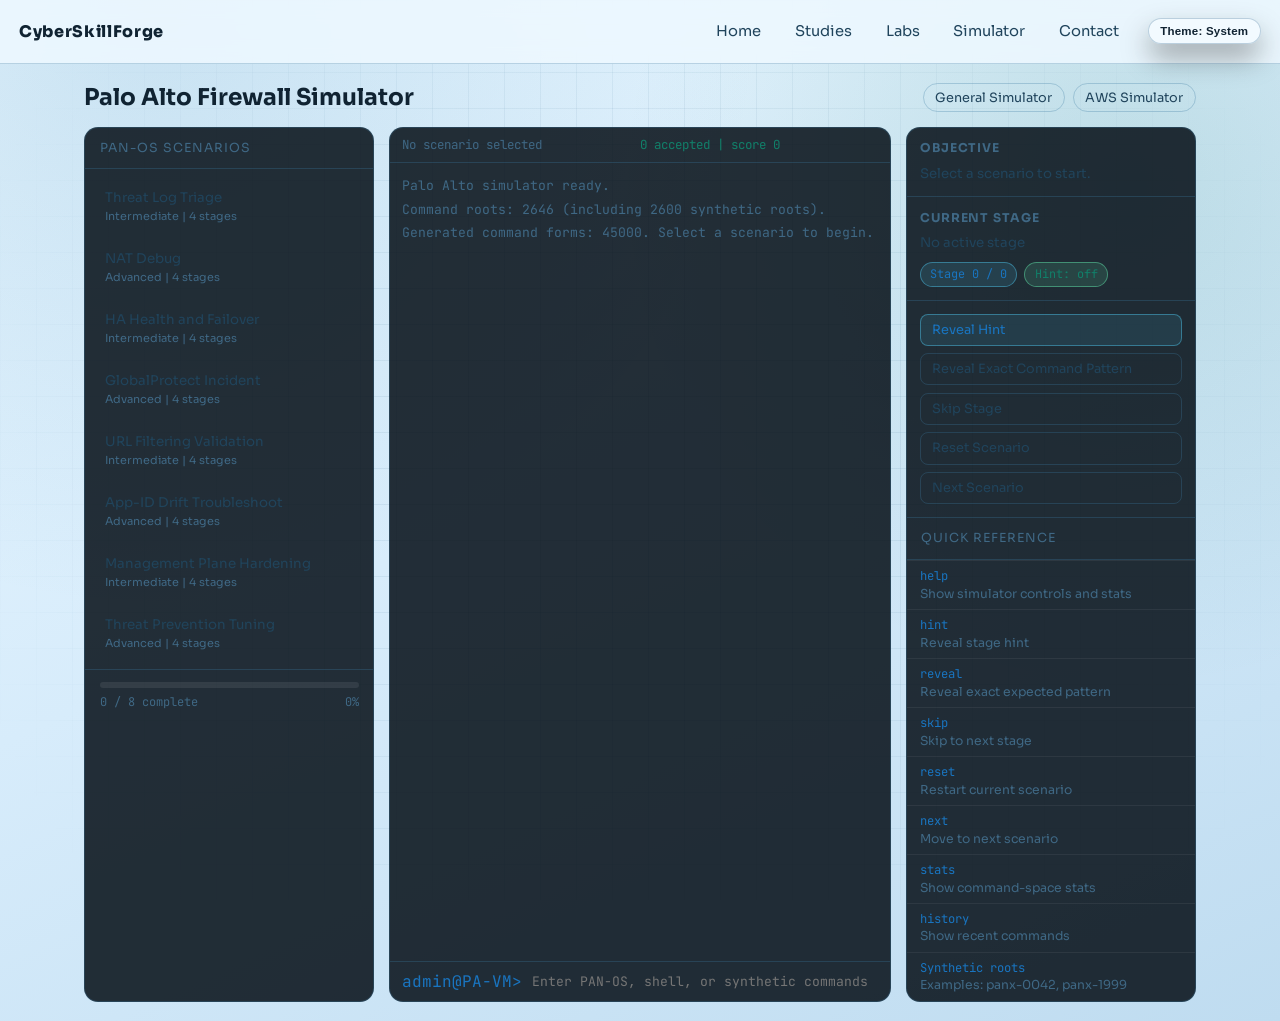
<file: paloalto-simulator.html>
<!DOCTYPE html>
<html lang="en">
<head>
  <meta charset="UTF-8" />
  <meta name="viewport" content="width=device-width, initial-scale=1.0" />
  <title>Palo Alto Simulator | CyberSkillForge</title>
  <link rel="preconnect" href="https://fonts.googleapis.com" />
  <link rel="preconnect" href="https://fonts.gstatic.com" crossorigin />
  <link href="https://fonts.googleapis.com/css2?family=Sora:wght@400;500;600;700&family=JetBrains+Mono:wght@400;600&display=swap" rel="stylesheet" />
  <link rel="stylesheet" href="styles.css" />
  <style>
    body { min-height: 100vh; }
    .pa-wrap { max-width: 1280px; margin: 0 auto; padding: 1.2rem; }
    .pa-head { display: flex; justify-content: space-between; align-items: center; gap: 0.9rem; margin-bottom: 0.9rem; flex-wrap: wrap; }
    .pa-title { margin: 0; font-size: 1.45rem; }
    .pa-links { display: flex; gap: 0.5rem; flex-wrap: wrap; }
    .pa-link { border: 1px solid var(--line); color: var(--text-1); padding: 0.35rem 0.72rem; border-radius: 999px; text-decoration: none; font-size: 0.8rem; }
    .pa-link:hover { border-color: var(--accent); color: var(--accent); }
    .pa-grid { display: grid; grid-template-columns: 290px 1fr 290px; gap: 0.9rem; min-height: 73vh; }
    .pa-card { border: 1px solid var(--line); background: rgba(3,12,20,0.85); border-radius: 14px; overflow: hidden; }
    .pa-panel-head { padding: 0.78rem 0.9rem; border-bottom: 1px solid var(--line); font-size: 0.78rem; color: var(--text-2); text-transform: uppercase; letter-spacing: 0.08em; }
    .pa-list { padding: 0.55rem; display: flex; flex-direction: column; gap: 0.35rem; max-height: 62vh; overflow-y: auto; }
    .pa-btn { text-align: left; border: 1px solid transparent; background: transparent; color: var(--text-1); padding: 0.6rem; border-radius: 10px; cursor: pointer; font-family: inherit; }
    .pa-btn:hover { background: rgba(255,255,255,0.04); color: var(--text-0); }
    .pa-btn.active { border-color: rgba(80,212,255,0.5); color: var(--accent); background: rgba(80,212,255,0.12); }
    .pa-btn small { display: block; color: var(--text-2); margin-top: 0.2rem; }
    .pa-progress-wrap { padding: 0.75rem 0.9rem; border-top: 1px solid var(--line); }
    .pa-progress-bar { height: 6px; border-radius: 999px; background: rgba(255,255,255,0.08); overflow: hidden; }
    .pa-progress-fill { height: 100%; width: 0%; background: linear-gradient(90deg, var(--accent), var(--accent-2)); transition: width 0.25s ease; }
    .pa-progress-label { margin-top: 0.38rem; font-size: 0.75rem; color: var(--text-2); font-family: "JetBrains Mono", monospace; display: flex; justify-content: space-between; }
    .term { display: flex; flex-direction: column; height: 100%; }
    .term-top { border-bottom: 1px solid var(--line); padding: 0.55rem 0.8rem; font-family: "JetBrains Mono", monospace; font-size: 0.78rem; color: var(--text-2); display: flex; justify-content: space-between; gap: 0.8rem; flex-wrap: wrap; }
    .term-meta { color: var(--accent-2); }
    .term-dots { display: inline-flex; gap: 0.35rem; align-items: center; }
    .dot { width: 8px; height: 8px; border-radius: 50%; background: rgba(255,255,255,0.18); border: 1px solid rgba(255,255,255,0.22); }
    .dot.active { background: var(--accent); border-color: var(--accent); }
    .dot.done { background: var(--accent-2); border-color: var(--accent-2); }
    .term-out { flex: 1; overflow-y: auto; padding: 0.8rem; font-family: "JetBrains Mono", monospace; font-size: 0.82rem; line-height: 1.5; }
    .line { margin: 0 0 0.25rem; white-space: pre-wrap; word-break: break-word; }
    .cmd { color: #d9eefb; }
    .ok { color: var(--accent-2); }
    .warn { color: #ffbd2e; }
    .err { color: var(--danger); }
    .sys { color: var(--text-2); }
    .hint { color: #c084fc; }
    .term-in { border-top: 1px solid var(--line); padding: 0.55rem 0.8rem; display: flex; gap: 0.5rem; align-items: center; }
    .prompt { font-family: "JetBrains Mono", monospace; color: var(--accent); white-space: nowrap; }
    #paInput { flex: 1; background: transparent; border: none; outline: none; color: var(--text-0); font-family: "JetBrains Mono", monospace; font-size: 0.82rem; }
    .pa-right { display: flex; flex-direction: column; }
    .pa-box { padding: 0.8rem; border-bottom: 1px solid var(--line); }
    .pa-box h3 { margin: 0 0 0.45rem; font-size: 0.76rem; color: var(--text-2); text-transform: uppercase; letter-spacing: 0.08em; }
    .pa-box p { margin: 0; font-size: 0.83rem; color: var(--text-1); line-height: 1.5; }
    .pa-stage { font-size: 0.86rem; color: var(--text-0); line-height: 1.55; }
    .pa-chip-row { display: flex; gap: 0.45rem; flex-wrap: wrap; }
    .chip { font-size: 0.74rem; font-family: "JetBrains Mono", monospace; border-radius: 999px; padding: 0.22rem 0.58rem; border: 1px solid var(--line); color: var(--text-2); }
    .chip.good { border-color: rgba(106,255,188,0.4); color: var(--accent-2); background: rgba(106,255,188,0.12); }
    .chip.info { border-color: rgba(80,212,255,0.4); color: var(--accent); background: rgba(80,212,255,0.12); }
    .pa-actions { display: flex; flex-direction: column; gap: 0.45rem; }
    .pa-action { border: 1px solid var(--line); color: var(--text-1); background: transparent; border-radius: 8px; padding: 0.45rem 0.7rem; font-family: inherit; font-size: 0.8rem; cursor: pointer; text-align: left; }
    .pa-action:hover { border-color: var(--accent); color: var(--accent); }
    .pa-action.primary { border-color: rgba(80,212,255,0.4); color: var(--accent); background: rgba(80,212,255,0.1); }
    .pa-ref { flex: 1; overflow-y: auto; }
    .pa-ref-item { padding: 0.45rem 0.8rem; border-top: 1px solid rgba(255,255,255,0.06); }
    .pa-ref-cmd { font-family: "JetBrains Mono", monospace; font-size: 0.76rem; color: var(--accent); }
    .pa-ref-desc { font-size: 0.77rem; color: var(--text-2); margin-top: 0.1rem; }
    @media (max-width: 1080px) { .pa-grid { grid-template-columns: 1fr; } .pa-list { max-height: 230px; } .pa-right { max-height: 420px; } }
  </style>
</head>
<body>
  <div class="bg-grid" aria-hidden="true"></div>
  <header class="site-header">
    <a class="brand" href="index.html">CyberSkillForge</a>
    <button class="nav-toggle" id="navToggle" aria-label="Toggle navigation">Menu</button>
    <nav id="mainNav" class="main-nav">
      <a href="index.html">Home</a>
      <a href="studies.html">Studies</a>
      <a href="labs.html">Labs</a>
      <a href="simulator.html">Simulator</a>
      <a href="index.html#contact">Contact</a>
    </nav>
  </header>

  <main class="pa-wrap">
    <div class="pa-head">
      <h1 class="pa-title">Palo Alto Firewall Simulator</h1>
      <div class="pa-links">
        <a class="pa-link" href="simulator.html">General Simulator</a>
        <a class="pa-link" href="aws-simulator.html">AWS Simulator</a>
      </div>
    </div>

    <div class="pa-grid">
      <section class="pa-card">
        <div class="pa-panel-head">PAN-OS Scenarios</div>
        <div id="paScenarioList" class="pa-list"></div>
        <div class="pa-progress-wrap">
          <div class="pa-progress-bar"><div id="paOverallFill" class="pa-progress-fill"></div></div>
          <div class="pa-progress-label"><span id="paOverallLabel">0 / 8 complete</span><span id="paOverallPct">0%</span></div>
        </div>
      </section>

      <section class="pa-card term">
        <div class="term-top">
          <span id="paTitle">No scenario selected</span>
          <span class="term-meta" id="paStats">0 accepted | score 0</span>
          <span class="term-dots" id="paDots"></span>
        </div>
        <div id="paOutput" class="term-out"></div>
        <div class="term-in">
          <span class="prompt" id="paPrompt">admin@PA-VM&gt;</span>
          <input id="paInput" type="text" placeholder="Enter PAN-OS, shell, or synthetic commands" spellcheck="false" />
        </div>
      </section>

      <aside class="pa-card pa-right">
        <div class="pa-box">
          <h3>Objective</h3>
          <p id="paObjective">Select a scenario to start.</p>
        </div>
        <div class="pa-box">
          <h3>Current Stage</h3>
          <p id="paStageInstruction" class="pa-stage">No active stage</p>
          <div class="pa-chip-row" style="margin-top:0.55rem;">
            <span class="chip info" id="paStageCounter">Stage 0 / 0</span>
            <span class="chip good" id="paHintState">Hint: off</span>
          </div>
        </div>
        <div class="pa-box pa-actions">
          <button id="paHintBtn" class="pa-action primary" type="button">Reveal Hint</button>
          <button id="paRevealBtn" class="pa-action" type="button">Reveal Exact Command Pattern</button>
          <button id="paSkipBtn" class="pa-action" type="button">Skip Stage</button>
          <button id="paResetBtn" class="pa-action" type="button">Reset Scenario</button>
          <button id="paNextBtn" class="pa-action" type="button">Next Scenario</button>
        </div>
        <div class="pa-panel-head">Quick Reference</div>
        <div id="paRef" class="pa-ref"></div>
      </aside>
    </div>
  </main>

  <script src="theme.js"></script>
  <script src="paloalto-simulator.js"></script>
</body>
</html>
</file>
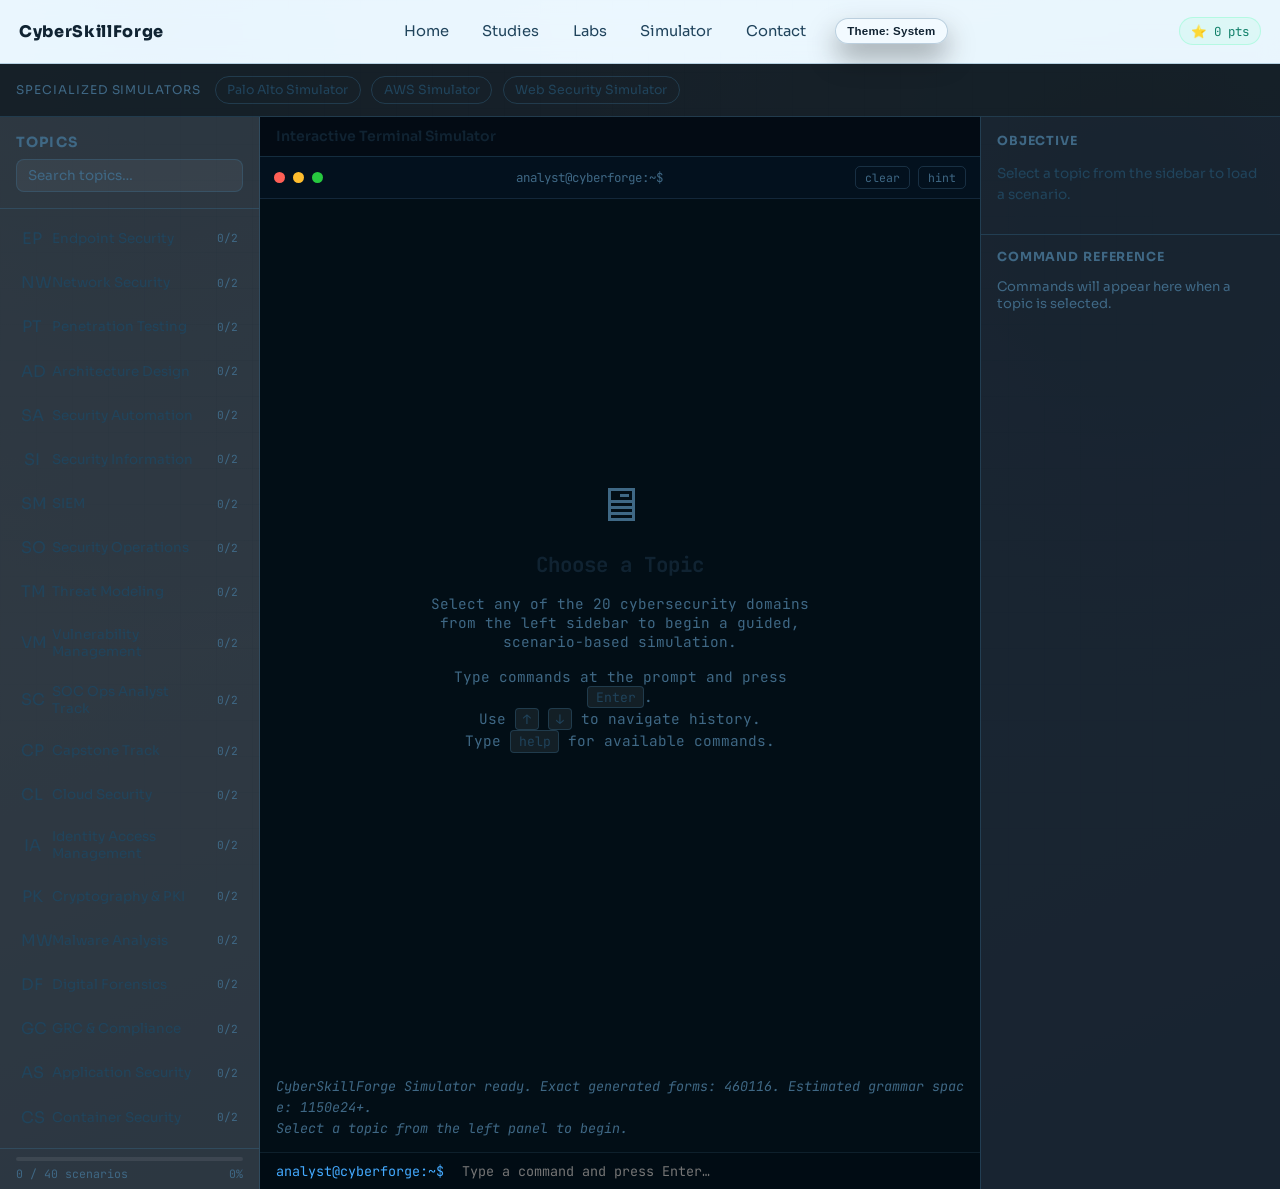
<file: simulator.html>
<!DOCTYPE html>
<html lang="en">
<head>
  <meta charset="UTF-8" />
  <meta name="viewport" content="width=device-width, initial-scale=1.0" />
  <meta name="description" content="Interactive cybersecurity terminal simulator covering all 20 domains — type real commands, see realistic output, track your progress." />
  <title>Simulator | CyberSkillForge</title>
  <link rel="preconnect" href="https://fonts.googleapis.com" />
  <link rel="preconnect" href="https://fonts.gstatic.com" crossorigin />
  <link href="https://fonts.googleapis.com/css2?family=Sora:wght@400;500;600;700;800&family=JetBrains+Mono:wght@400;600&display=swap" rel="stylesheet" />
  <link rel="stylesheet" href="styles.css" />
  <style>
    /* ── Simulator Layout ─────────────────────────────────────────────── */
    .sim-page { display: flex; flex-direction: column; min-height: var(--app-vh, 100vh); }

    .sim-body {
      display: grid;
      grid-template-columns: 260px 1fr 300px;
      grid-template-rows: 1fr;
      flex: 1;
      min-height: 0;
      height: calc(var(--app-vh, 100vh) - 58px);
      overflow: hidden;
    }

    /* ── Sidebar ──────────────────────────────────────────────────────── */
    .sim-sidebar {
      border-right: 1px solid var(--line);
      background: rgba(4,12,20,0.8);
      display: flex;
      flex-direction: column;
      overflow: hidden;
    }
    .sim-sidebar-head {
      padding: 1rem;
      border-bottom: 1px solid var(--line);
      flex-shrink: 0;
    }
    .sim-sidebar-head h2 {
      margin: 0 0 0.5rem;
      font-size: 0.88rem;
      color: var(--text-2);
      text-transform: uppercase;
      letter-spacing: 0.08em;
    }
    .sim-search {
      width: 100%;
      background: rgba(255,255,255,0.05);
      border: 1px solid var(--line);
      border-radius: 8px;
      padding: 0.45rem 0.7rem;
      color: var(--text-0);
      font-size: 0.84rem;
      font-family: inherit;
    }
    .sim-search::placeholder { color: var(--text-2); }
    .sim-search:focus { outline: none; border-color: var(--accent); }

    .sim-topic-list {
      overflow-y: auto;
      flex: 1;
      padding: 0.5rem;
    }
    .sim-topic-btn {
      display: flex;
      align-items: center;
      gap: 0.55rem;
      width: 100%;
      padding: 0.6rem 0.75rem;
      background: transparent;
      border: 1px solid transparent;
      border-radius: 10px;
      color: var(--text-1);
      font-family: inherit;
      font-size: 0.84rem;
      cursor: pointer;
      text-align: left;
      transition: background 0.15s, border-color 0.15s, color 0.15s;
      margin-bottom: 2px;
    }
    .sim-topic-btn:hover { background: rgba(255,255,255,0.05); color: var(--text-0); }
    .sim-topic-btn.active {
      background: rgba(80,212,255,0.1);
      border-color: rgba(80,212,255,0.4);
      color: var(--accent);
    }
    .sim-topic-icon { font-size: 1rem; width: 22px; text-align: center; flex-shrink: 0; }
    .sim-topic-label { flex: 1; }
    .sim-topic-prog {
      font-size: 0.7rem;
      color: var(--text-2);
      font-family: "JetBrains Mono", monospace;
      white-space: nowrap;
    }
    .sim-topic-prog.done { color: var(--accent-2); }

    /* ── Center — Terminal ────────────────────────────────────────────── */
    .sim-center {
      display: flex;
      flex-direction: column;
      overflow: hidden;
      background: #020e16;
    }

    .sim-scenario-bar {
      display: flex;
      align-items: center;
      gap: 1rem;
      padding: 0.65rem 1rem;
      background: rgba(4,12,20,0.9);
      border-bottom: 1px solid var(--line);
      flex-shrink: 0;
      flex-wrap: wrap;
    }
    .sim-scenario-title {
      flex: 1;
      font-size: 0.88rem;
      color: var(--text-0);
      font-weight: 600;
      min-width: 0;
      white-space: nowrap;
      overflow: hidden;
      text-overflow: ellipsis;
    }
    #scenarioSelect {
      background: rgba(255,255,255,0.06);
      border: 1px solid var(--line);
      border-radius: 8px;
      color: var(--text-1);
      font-family: inherit;
      font-size: 0.82rem;
      padding: 0.3rem 0.6rem;
      cursor: pointer;
    }
    #scenarioSelect:focus { outline: none; border-color: var(--accent); }

    .stage-dots {
      display: flex;
      gap: 5px;
      align-items: center;
    }
    .stage-dot {
      width: 8px; height: 8px;
      border-radius: 50%;
      background: rgba(255,255,255,0.15);
      border: 1px solid rgba(255,255,255,0.2);
      transition: background 0.2s;
    }
    .stage-dot.active { background: var(--accent); border-color: var(--accent); }
    .stage-dot.done { background: var(--accent-2); border-color: var(--accent-2); }

    /* Score chip */
    .sim-score-chip {
      display: flex;
      align-items: center;
      gap: 0.4rem;
      padding: 0.28rem 0.7rem;
      background: rgba(106,255,188,0.1);
      border: 1px solid rgba(106,255,188,0.35);
      border-radius: 20px;
      font-size: 0.78rem;
      font-family: "JetBrains Mono", monospace;
      color: var(--accent-2);
    }

    .sim-mode-links {
      display: flex;
      gap: 0.65rem;
      align-items: center;
      padding: 0.75rem 1rem;
      border-bottom: 1px solid var(--line);
      background: rgba(2,10,18,0.9);
      flex-wrap: wrap;
    }
    .sim-mode-label {
      font-size: 0.75rem;
      color: var(--text-2);
      text-transform: uppercase;
      letter-spacing: 0.08em;
      margin-right: 0.2rem;
    }
    .sim-mode-link {
      text-decoration: none;
      color: var(--text-1);
      border: 1px solid var(--line);
      border-radius: 999px;
      padding: 0.32rem 0.72rem;
      font-size: 0.78rem;
      transition: border-color 0.15s, color 0.15s, background 0.15s;
    }
    .sim-mode-link:hover {
      border-color: var(--accent);
      color: var(--accent);
      background: rgba(80,212,255,0.1);
    }

    /* ── Terminal ─────────────────────────────────────────────────────── */
    .sim-terminal {
      flex: 1;
      display: flex;
      flex-direction: column;
      background: #020e16;
      overflow: hidden;
      font-family: "JetBrains Mono", monospace;
    }
    .terminal-chrome {
      display: flex;
      align-items: center;
      gap: 0.5rem;
      padding: 0.55rem 0.9rem;
      background: #03111e;
      border-bottom: 1px solid rgba(110,168,213,0.15);
      flex-shrink: 0;
    }
    .tbar-dot { width: 11px; height: 11px; border-radius: 50%; }
    .tbar-dot.red    { background: #ff5f56; }
    .tbar-dot.yellow { background: #ffbd2e; }
    .tbar-dot.green  { background: #27c93f; }
    .tbar-title {
      flex: 1;
      text-align: center;
      font-size: 0.78rem;
      color: var(--text-2);
    }
    .tbar-actions { display: flex; gap: 0.5rem; }
    .tbar-btn {
      background: none;
      border: 1px solid rgba(110,168,213,0.2);
      border-radius: 5px;
      color: var(--text-2);
      font-size: 0.72rem;
      font-family: "JetBrains Mono", monospace;
      padding: 0.2rem 0.55rem;
      cursor: pointer;
      transition: border-color 0.15s, color 0.15s;
    }
    .tbar-btn:hover { border-color: var(--accent); color: var(--accent); }

    .terminal-output {
      flex: 1;
      overflow-y: auto;
      padding: 0.8rem 1rem;
      scroll-behavior: smooth;
    }
    .term-line {
      font-size: 0.84rem;
      line-height: 1.55;
      white-space: pre-wrap;
      word-break: break-all;
      margin: 0;
    }
    .term-line.cmd { color: #d9eefb; }
    .term-line.prompt-text { color: #4af; }
    .term-line.output { color: #9fc3d8; }
    .term-line.success { color: var(--accent-2); }
    .term-line.warn { color: #ffbd2e; }
    .term-line.error { color: var(--danger); }
    .term-line.system { color: var(--text-2); font-style: italic; }
    .term-line.divider { color: rgba(110,168,213,0.25); }
    .term-line.hint-shown { color: #c084fc; }

    .terminal-input-row {
      display: flex;
      align-items: center;
      padding: 0.5rem 1rem;
      border-top: 1px solid rgba(110,168,213,0.12);
      background: #010c14;
      flex-shrink: 0;
      gap: 0.5rem;
    }
    #termPrompt {
      color: #4af;
      font-family: "JetBrains Mono", monospace;
      font-size: 0.84rem;
      white-space: nowrap;
      flex-shrink: 0;
    }
    #termInput {
      flex: 1;
      background: transparent;
      border: none;
      outline: none;
      color: #d9eefb;
      font-family: "JetBrains Mono", monospace;
      font-size: 0.84rem;
      caret-color: var(--accent);
    }

    /* ── Right Panel — Objective ──────────────────────────────────────── */
    .sim-panel {
      border-left: 1px solid var(--line);
      background: rgba(6,16,28,0.9);
      display: flex;
      flex-direction: column;
      overflow: hidden;
    }
    .sim-panel-section {
      padding: 1rem;
      border-bottom: 1px solid var(--line);
      flex-shrink: 0;
    }
    .sim-panel-section h3 {
      margin: 0 0 0.6rem;
      font-size: 0.78rem;
      color: var(--text-2);
      text-transform: uppercase;
      letter-spacing: 0.07em;
    }
    .sim-objective {
      font-size: 0.85rem;
      color: var(--text-1);
      line-height: 1.55;
    }
    .sim-stage-label {
      display: inline-flex;
      align-items: center;
      gap: 0.4rem;
      padding: 0.3rem 0.7rem;
      background: rgba(80,212,255,0.1);
      border: 1px solid rgba(80,212,255,0.3);
      border-radius: 20px;
      font-size: 0.78rem;
      color: var(--accent);
      font-family: "JetBrains Mono", monospace;
      margin-bottom: 0.7rem;
    }
    .sim-instruction {
      font-size: 0.87rem;
      color: var(--text-0);
      line-height: 1.6;
    }
    .sim-hint-box {
      background: rgba(192, 132, 252, 0.08);
      border: 1px solid rgba(192,132,252,0.3);
      border-radius: 8px;
      padding: 0.6rem 0.75rem;
      font-size: 0.8rem;
      color: #c084fc;
      font-family: "JetBrains Mono", monospace;
      line-height: 1.5;
      display: none;
      margin-top: 0.6rem;
      word-break: break-all;
    }
    .sim-hint-box.visible { display: block; }

    .sim-actions-row {
      display: flex;
      flex-direction: column;
      gap: 0.5rem;
      padding: 0.85rem 1rem;
      flex-shrink: 0;
      border-bottom: 1px solid var(--line);
    }
    .sim-btn {
      padding: 0.5rem 0.9rem;
      border-radius: 8px;
      font-family: inherit;
      font-size: 0.82rem;
      font-weight: 600;
      cursor: pointer;
      transition: opacity 0.15s, transform 0.1s;
      border: none;
    }
    .sim-btn:active { transform: scale(0.97); }
    .sim-btn.primary {
      background: linear-gradient(135deg, var(--accent), #38b2f0);
      color: #020e16;
    }
    .sim-btn.ghost {
      background: transparent;
      border: 1px solid var(--line);
      color: var(--text-1);
    }
    .sim-btn.ghost:hover { border-color: var(--accent); color: var(--accent); }
    .sim-btn.success-btn {
      background: rgba(106,255,188,0.15);
      border: 1px solid rgba(106,255,188,0.4);
      color: var(--accent-2);
    }
    .sim-btn:disabled { opacity: 0.35; cursor: not-allowed; }

    /* Commands reference */
    .sim-cmd-ref {
      flex: 1;
      overflow-y: auto;
      padding: 0.85rem 1rem;
    }
    .sim-cmd-ref h3 {
      margin: 0 0 0.6rem;
      font-size: 0.78rem;
      color: var(--text-2);
      text-transform: uppercase;
      letter-spacing: 0.07em;
    }
    .cmd-ref-item {
      display: grid;
      grid-template-columns: 1fr auto;
      gap: 0.25rem 0.5rem;
      margin-bottom: 0.5rem;
      padding-bottom: 0.5rem;
      border-bottom: 1px solid rgba(110,168,213,0.1);
    }
    .cmd-ref-cmd {
      font-family: "JetBrains Mono", monospace;
      font-size: 0.77rem;
      color: var(--accent);
      grid-column: 1 / -1;
    }
    .cmd-ref-desc {
      font-size: 0.78rem;
      color: var(--text-2);
      grid-column: 1 / -1;
    }

    /* Difficulty badge */
    .difficulty-badge {
      display: inline-flex;
      align-items: center;
      padding: 0.22rem 0.6rem;
      border-radius: 20px;
      font-size: 0.72rem;
      font-weight: 700;
      font-family: "JetBrains Mono", monospace;
      letter-spacing: 0.03em;
      margin-left: 0.5rem;
    }
    .diff-beginner    { background: rgba(106,255,188,0.15); color: var(--accent-2); }
    .diff-intermediate{ background: rgba(80,212,255,0.15);  color: var(--accent); }
    .diff-advanced    { background: rgba(255,129,129,0.15); color: var(--danger); }

    /* Welcome screen */
    .sim-welcome {
      display: flex;
      flex-direction: column;
      align-items: center;
      justify-content: center;
      height: 100%;
      text-align: center;
      padding: 2rem;
      gap: 1rem;
      color: var(--text-2);
    }
    .sim-welcome-icon { font-size: 3rem; }
    .sim-welcome h2 { margin: 0; color: var(--text-0); font-size: 1.3rem; }
    .sim-welcome p { margin: 0; font-size: 0.9rem; max-width: 380px; }
    .sim-welcome .kbd {
      display: inline-block;
      padding: 0.1rem 0.45rem;
      background: rgba(255,255,255,0.07);
      border: 1px solid var(--line);
      border-radius: 4px;
      font-family: "JetBrains Mono", monospace;
      font-size: 0.82rem;
      color: var(--text-1);
    }

    /* Completion modal */
    .sim-modal-backdrop {
      position: fixed; inset: 0;
      background: rgba(2,14,22,0.85);
      backdrop-filter: blur(4px);
      display: flex; align-items: center; justify-content: center;
      z-index: 200;
    }
    .sim-modal-backdrop.hidden { display: none; }
    .sim-modal {
      background: var(--surface-solid);
      border: 1px solid var(--line-strong);
      border-radius: 18px;
      padding: 2rem 2.5rem;
      text-align: center;
      max-width: 420px;
      width: 90%;
    }
    .sim-modal h2 { margin: 0 0 0.5rem; color: var(--accent-2); font-size: 1.6rem; }
    .sim-modal .modal-score {
      font-size: 2rem;
      font-family: "JetBrains Mono", monospace;
      color: var(--accent);
      margin: 0.5rem 0;
    }
    .sim-modal p { color: var(--text-1); margin: 0 0 1.5rem; font-size: 0.92rem; }
    .sim-modal-actions { display: flex; gap: 0.75rem; justify-content: center; }

    /* Progress bar */
    .sim-overall-progress {
      padding: 0.5rem 1rem;
      border-top: 1px solid var(--line);
      flex-shrink: 0;
    }
    .sim-prog-bar {
      height: 4px;
      background: rgba(255,255,255,0.08);
      border-radius: 4px;
      overflow: hidden;
      margin-bottom: 0.3rem;
    }
    .sim-prog-fill {
      height: 100%;
      background: linear-gradient(90deg, var(--accent), var(--accent-2));
      border-radius: 4px;
      transition: width 0.4s ease;
    }
    .sim-prog-label {
      font-size: 0.72rem;
      color: var(--text-2);
      font-family: "JetBrains Mono", monospace;
      display: flex;
      justify-content: space-between;
    }

    /* Mobile */
    @media (max-width: 900px) {
      .sim-body { grid-template-columns: 1fr; grid-template-rows: auto 1fr auto; height: auto; }
      .sim-sidebar { display: none; }
      .sim-panel { border-left: none; border-top: 1px solid var(--line); max-height: 280px; }
      .sim-center { height: 55vh; }
    }
  </style>
</head>
<body class="sim-page">
  <div class="bg-grid" aria-hidden="true"></div>

  <header class="site-header">
    <a class="brand" href="index.html">CyberSkillForge</a>
    <button class="nav-toggle" id="navToggle" aria-label="Toggle navigation">Menu</button>
    <nav id="mainNav" class="main-nav">
      <a href="index.html">Home</a>
      <a href="studies.html">Studies</a>
      <a href="labs.html">Labs</a>
      <a href="simulator.html" class="active">Simulator</a>
      <a href="index.html#contact">Contact</a>
    </nav>
    <div class="sim-score-chip" id="globalScore" style="display:none;">
      <span>⭐</span>
      <span id="scoreDisplay">0 pts</span>
    </div>
  </header>

  <div class="sim-mode-links">
    <span class="sim-mode-label">Specialized Simulators</span>
    <a class="sim-mode-link" href="paloalto-simulator.html">Palo Alto Simulator</a>
    <a class="sim-mode-link" href="aws-simulator.html">AWS Simulator</a>
    <a class="sim-mode-link" href="web-simulator.html">Web Security Simulator</a>
  </div>

  <div class="sim-body">

    <!-- ─── Left Sidebar: Topic List ─────────────────────────────────── -->
    <aside class="sim-sidebar">
      <div class="sim-sidebar-head">
        <h2>Topics</h2>
        <input type="text" id="topicSearch" class="sim-search" placeholder="Search topics…" autocomplete="off" />
      </div>
      <div class="sim-topic-list" id="topicList">
        <!-- Populated by JS -->
      </div>
      <div class="sim-overall-progress" id="overallProgress">
        <div class="sim-prog-bar"><div class="sim-prog-fill" id="overallFill" style="width:0%"></div></div>
        <div class="sim-prog-label">
          <span id="overallLabel">0 / 40 scenarios</span>
          <span id="overallPct">0%</span>
        </div>
      </div>
    </aside>

    <!-- ─── Center: Terminal ──────────────────────────────────────────── -->
    <div class="sim-center">
      <div class="sim-scenario-bar" id="simScenarioBar">
        <div class="sim-scenario-title" id="simScenarioTitle">Interactive Terminal Simulator</div>
        <div class="stage-dots" id="stageDots"></div>
        <select id="scenarioSelect" style="display:none;">
          <option value="0">Scenario A</option>
          <option value="1">Scenario B</option>
        </select>
      </div>

      <div class="sim-terminal" id="simTerminal">
        <div class="terminal-chrome">
          <span class="tbar-dot red"></span>
          <span class="tbar-dot yellow"></span>
          <span class="tbar-dot green"></span>
          <span class="tbar-title" id="termTitle">analyst@cyberforge:~$</span>
          <div class="tbar-actions">
            <button class="tbar-btn" id="clearBtn" type="button">clear</button>
            <button class="tbar-btn" id="hintBtn" type="button">hint</button>
          </div>
        </div>

        <div class="terminal-output" id="termOutput">
          <!-- Welcome state shown by JS -->
          <div class="sim-welcome" id="simWelcome">
            <div class="sim-welcome-icon">🖥</div>
            <h2>Choose a Topic</h2>
            <p>Select any of the 20 cybersecurity domains from the left sidebar to begin a guided, scenario-based simulation.</p>
            <p>
              Type commands at the prompt and press <span class="kbd">Enter</span>.<br>
              Use <span class="kbd">↑</span> <span class="kbd">↓</span> to navigate history.<br>
              Type <span class="kbd">help</span> for available commands.
            </p>
          </div>
        </div>

        <div class="terminal-input-row">
          <span id="termPrompt">analyst@cyberforge:~$&nbsp;</span>
          <input type="text" id="termInput" spellcheck="false" autocomplete="off"
            aria-label="Terminal input" placeholder="Type a command and press Enter…" disabled />
        </div>
      </div>
    </div>

    <!-- ─── Right Panel: Objective + Actions ─────────────────────────── -->
    <aside class="sim-panel">
      <div class="sim-panel-section">
        <h3>Objective</h3>
        <p class="sim-objective" id="simObjective">Select a topic from the sidebar to load a scenario.</p>
      </div>

      <div class="sim-panel-section" id="stageSection" style="display:none;">
        <div class="sim-stage-label" id="stageLabel">Stage 1 / 4</div>
        <p class="sim-instruction" id="stageInstruction">Loading…</p>
        <div class="sim-hint-box" id="hintBox"></div>
      </div>

      <div class="sim-actions-row" id="simActionsRow" style="display:none;">
        <button class="sim-btn primary" id="revealHintBtn" type="button">💡 Reveal Command</button>
        <button class="sim-btn ghost"   id="skipStageBtn"  type="button">Skip Stage →</button>
        <button class="sim-btn ghost"   id="resetScenBtn"  type="button">↺ Reset Scenario</button>
      </div>

      <div class="sim-cmd-ref" id="cmdRef">
        <h3>Command Reference</h3>
        <div id="cmdRefContent">
          <p style="font-size:0.82rem;color:var(--text-2)">Commands will appear here when a topic is selected.</p>
        </div>
      </div>
    </aside>
  </div>

  <!-- Completion Modal -->
  <div class="sim-modal-backdrop hidden" id="completionModal" role="dialog" aria-modal="true">
    <div class="sim-modal">
      <div style="font-size:2.5rem;">🎉</div>
      <h2>Scenario Complete!</h2>
      <div class="modal-score" id="modalScore">+25 pts</div>
      <p id="modalMessage">You completed all stages in this scenario. Strong work.</p>
      <div class="sim-modal-actions">
        <button class="sim-btn primary" id="nextScenBtn" type="button">Next Scenario →</button>
        <button class="sim-btn ghost"   id="closeModalBtn" type="button">Continue</button>
      </div>
    </div>
  </div>

  <script src="theme.js"></script>
  <script src="simulator.js"></script>
</body>
</html>
</file>
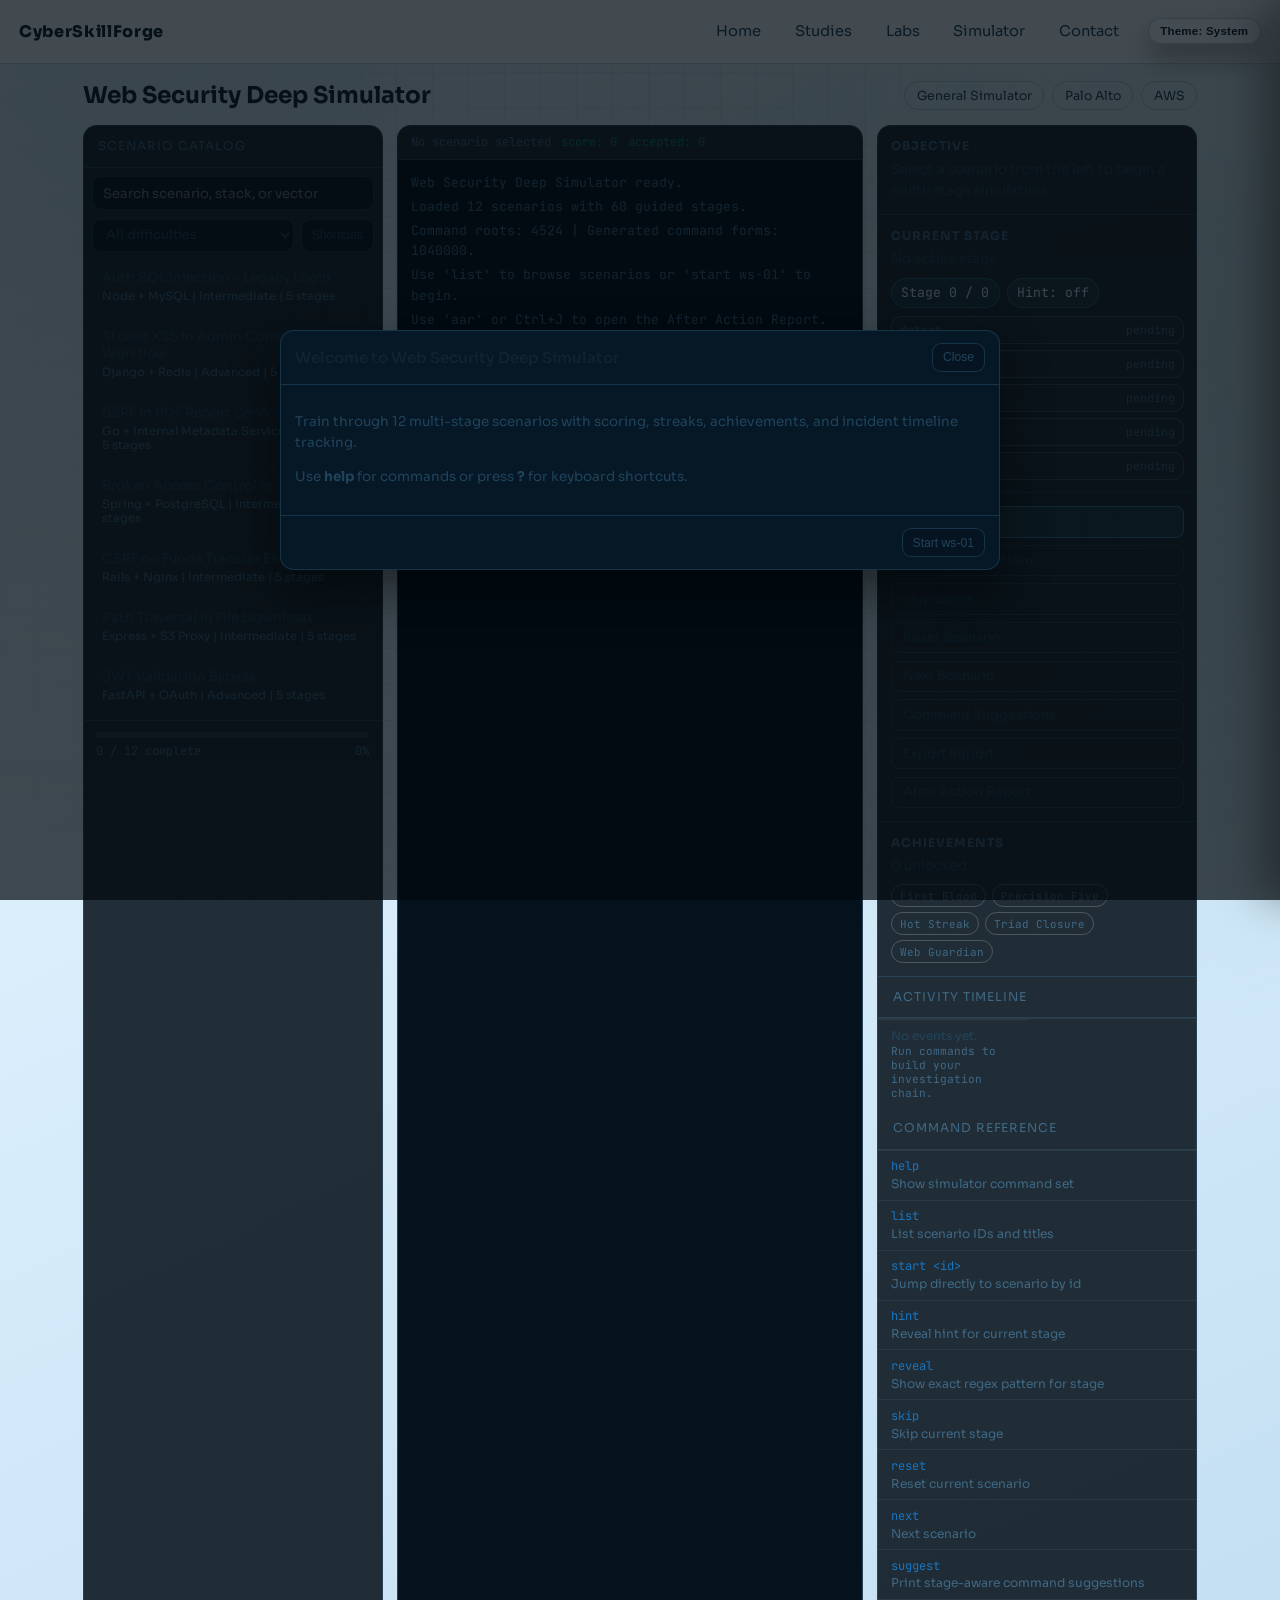
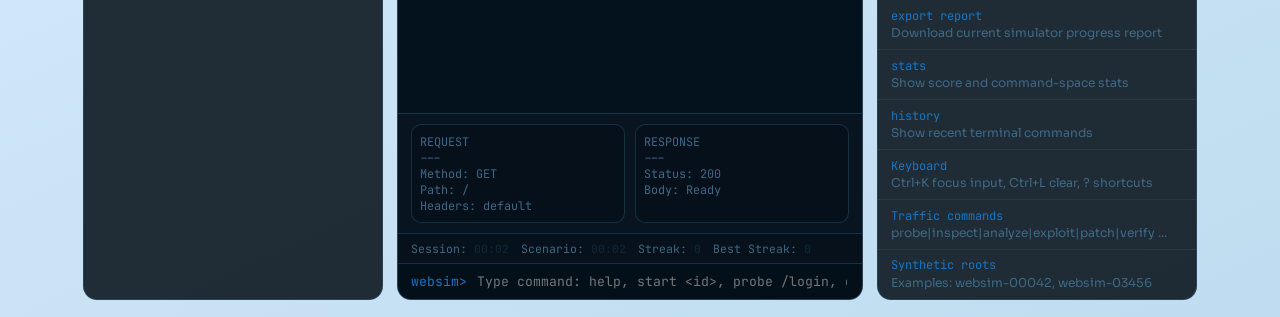
<file: web-simulator.html>
<!DOCTYPE html>
<html lang="en">
<head>
  <meta charset="UTF-8" />
  <meta name="viewport" content="width=device-width, initial-scale=1.0" />
  <meta name="description" content="Deep web security simulator with realistic attack/defense workflows, traffic replay, and stage-based assessments." />
  <title>Web Security Simulator | CyberSkillForge</title>
  <link rel="preconnect" href="https://fonts.googleapis.com" />
  <link rel="preconnect" href="https://fonts.gstatic.com" crossorigin />
  <link href="https://fonts.googleapis.com/css2?family=Sora:wght@400;500;600;700;800&family=JetBrains+Mono:wght@400;600&display=swap" rel="stylesheet" />
  <link rel="stylesheet" href="styles.css" />
  <style>
    body { min-height: 100vh; }
    .web-wrap { max-width: 1320px; margin: 0 auto; padding: 1.1rem; }
    .web-head { display: flex; justify-content: space-between; align-items: center; gap: 0.8rem; margin-bottom: 0.9rem; flex-wrap: wrap; }
    .web-head h1 { margin: 0; font-size: 1.45rem; }
    .web-links { display: flex; gap: 0.5rem; flex-wrap: wrap; }
    .web-link {
      border: 1px solid var(--line);
      border-radius: 999px;
      color: var(--text-1);
      text-decoration: none;
      padding: 0.34rem 0.72rem;
      font-size: 0.78rem;
    }
    .web-link:hover { border-color: var(--accent); color: var(--accent); }

    .web-grid {
      display: grid;
      grid-template-columns: 300px 1fr 320px;
      gap: 0.9rem;
      min-height: 75vh;
    }

    .web-card {
      border: 1px solid var(--line);
      border-radius: 14px;
      background: rgba(4, 14, 23, 0.86);
      overflow: hidden;
    }

    .web-card-head {
      padding: 0.78rem 0.9rem;
      border-bottom: 1px solid var(--line);
      font-size: 0.76rem;
      color: var(--text-2);
      text-transform: uppercase;
      letter-spacing: 0.08em;
    }

    .scn-controls {
      display: grid;
      grid-template-columns: 1fr auto;
      gap: 0.45rem;
      padding: 0.55rem 0.5rem 0;
    }

    .scn-filter {
      padding: 0.42rem 0.58rem;
      border-radius: 9px;
      border: 1px solid var(--line);
      background: rgba(7, 20, 32, 0.75);
      color: var(--text-1);
      font-family: inherit;
      font-size: 0.8rem;
    }

    .tiny-btn {
      border: 1px solid var(--line);
      border-radius: 9px;
      background: rgba(7, 20, 32, 0.75);
      color: var(--text-1);
      font-size: 0.76rem;
      padding: 0.42rem 0.6rem;
      cursor: pointer;
    }
    .tiny-btn:hover { border-color: var(--accent); color: var(--accent); }

    .scn-search {
      width: calc(100% - 1rem);
      margin: 0.55rem 0.5rem 0;
      padding: 0.45rem 0.64rem;
      border-radius: 9px;
      border: 1px solid var(--line);
      background: rgba(7, 20, 32, 0.75);
      color: var(--text-0);
      font-family: inherit;
      font-size: 0.82rem;
    }

    .scn-list {
      padding: 0.45rem;
      max-height: 52vh;
      overflow-y: auto;
    }

    .scn-btn {
      width: 100%;
      border: 1px solid transparent;
      background: transparent;
      border-radius: 10px;
      text-align: left;
      color: var(--text-1);
      padding: 0.58rem 0.62rem;
      margin-bottom: 0.28rem;
      font-family: inherit;
      cursor: pointer;
    }
    .scn-btn:hover { background: rgba(255,255,255,0.04); color: var(--text-0); }
    .scn-btn.active {
      border-color: rgba(80,212,255,0.45);
      background: rgba(80,212,255,0.1);
      color: var(--accent);
    }
    .scn-btn small { display: block; margin-top: 0.18rem; color: var(--text-2); font-size: 0.72rem; }

    .web-progress-wrap {
      padding: 0.7rem 0.8rem;
      border-top: 1px solid var(--line);
    }
    .web-progress-bar { height: 6px; border-radius: 999px; background: rgba(255,255,255,0.08); overflow: hidden; }
    .web-progress-fill { width: 0%; height: 100%; background: linear-gradient(90deg, var(--accent), var(--accent-2)); transition: width 0.25s ease; }
    .web-progress-fill.pulse { animation: progressPulse 0.7s ease; }
    .web-progress-label {
      margin-top: 0.3rem;
      font-size: 0.74rem;
      color: var(--text-2);
      font-family: "JetBrains Mono", monospace;
      display: flex;
      justify-content: space-between;
    }

    .term { display: flex; flex-direction: column; height: 100%; }
    .term-bar {
      padding: 0.55rem 0.8rem;
      border-bottom: 1px solid var(--line);
      display: flex;
      align-items: center;
      gap: 0.65rem;
      flex-wrap: wrap;
      font-family: "JetBrains Mono", monospace;
      color: var(--text-2);
      font-size: 0.76rem;
    }
    .term-score { color: var(--accent-2); }
    .term-dots { display: inline-flex; gap: 0.34rem; }
    .dot { width: 8px; height: 8px; border-radius: 50%; background: rgba(255,255,255,0.2); border: 1px solid rgba(255,255,255,0.2); }
    .dot.active { background: var(--accent); border-color: var(--accent); animation: dotPulse 1.1s ease infinite; }
    .dot.done { background: var(--accent-2); border-color: var(--accent-2); }

    .term-out {
      flex: 1;
      overflow-y: auto;
      padding: 0.8rem;
      font-family: "JetBrains Mono", monospace;
      font-size: 0.82rem;
      line-height: 1.55;
      background: #04121d;
    }
    .line { margin: 0 0 0.23rem; white-space: pre-wrap; word-break: break-word; }
    .cmd { color: #d9eefb; }
    .sys { color: var(--text-2); }
    .ok { color: var(--accent-2); }
    .warn { color: #ffbd2e; }
    .err { color: var(--danger); }
    .hint { color: #c084fc; }

    .request-pane {
      border-top: 1px solid var(--line);
      background: rgba(6, 19, 30, 0.88);
      padding: 0.65rem 0.8rem;
      display: grid;
      grid-template-columns: 1fr 1fr;
      gap: 0.6rem;
      font-family: "JetBrains Mono", monospace;
      font-size: 0.74rem;
      color: var(--text-2);
    }
    .request-box {
      border: 1px solid var(--line);
      border-radius: 10px;
      background: rgba(5, 16, 27, 0.8);
      padding: 0.52rem;
      min-height: 82px;
      white-space: pre-wrap;
      overflow: hidden;
    }

    .status-strip {
      border-top: 1px solid var(--line);
      padding: 0.42rem 0.8rem;
      display: flex;
      gap: 0.75rem;
      align-items: center;
      flex-wrap: wrap;
      background: rgba(4, 15, 25, 0.92);
      font-family: "JetBrains Mono", monospace;
      font-size: 0.72rem;
      color: var(--text-2);
    }

    .status-strip strong { color: var(--text-0); font-weight: 600; }

    .term-input-row {
      border-top: 1px solid var(--line);
      padding: 0.5rem 0.8rem;
      display: flex;
      align-items: center;
      gap: 0.5rem;
      background: #031019;
    }
    #webPrompt { color: var(--accent); font-family: "JetBrains Mono", monospace; font-size: 0.82rem; white-space: nowrap; }
    #webInput { flex: 1; background: transparent; border: none; outline: none; color: var(--text-0); font-family: "JetBrains Mono", monospace; font-size: 0.82rem; }

    .side-stack { display: flex; flex-direction: column; height: 100%; }
    .side-box { padding: 0.8rem; border-bottom: 1px solid var(--line); }
    .side-box h3 {
      margin: 0 0 0.42rem;
      font-size: 0.75rem;
      color: var(--text-2);
      text-transform: uppercase;
      letter-spacing: 0.08em;
    }
    .side-box p { margin: 0; color: var(--text-1); font-size: 0.84rem; line-height: 1.52; }

    .chip-row { display: flex; gap: 0.45rem; flex-wrap: wrap; margin-top: 0.5rem; }
    .chip {
      border: 1px solid var(--line);
      border-radius: 999px;
      padding: 0.2rem 0.56rem;
      font-family: "JetBrains Mono", monospace;
      color: var(--text-2);
      font-size: 0.73rem;
    }

    .actions { display: flex; flex-direction: column; gap: 0.45rem; }
    .act {
      border: 1px solid var(--line);
      background: transparent;
      border-radius: 8px;
      color: var(--text-1);
      font-family: inherit;
      font-size: 0.8rem;
      padding: 0.42rem 0.66rem;
      text-align: left;
      cursor: pointer;
    }
    .act:hover { border-color: var(--accent); color: var(--accent); }
    .act.primary { border-color: rgba(80,212,255,0.4); background: rgba(80,212,255,0.1); color: var(--accent); }

    .reference { flex: 1; overflow-y: auto; }
    .ref-item { padding: 0.48rem 0.8rem; border-top: 1px solid rgba(255,255,255,0.06); }
    .ref-cmd { font-family: "JetBrains Mono", monospace; color: var(--accent); font-size: 0.75rem; }
    .ref-desc { color: var(--text-2); font-size: 0.76rem; margin-top: 0.1rem; }

    .timeline {
      max-height: 164px;
      overflow-y: auto;
      border-top: 1px solid rgba(255,255,255,0.06);
    }

    .timeline-item {
      padding: 0.46rem 0.8rem;
      border-top: 1px solid rgba(255,255,255,0.06);
      font-size: 0.75rem;
      color: var(--text-1);
    }

    .timeline-item small {
      display: block;
      margin-top: 0.1rem;
      color: var(--text-2);
      font-family: "JetBrains Mono", monospace;
      font-size: 0.7rem;
    }

    .attack-chain {
      display: grid;
      gap: 0.38rem;
      margin-top: 0.52rem;
    }

    .chain-node {
      border: 1px solid rgba(255,255,255,0.16);
      border-radius: 10px;
      padding: 0.34rem 0.5rem;
      font-size: 0.72rem;
      color: var(--text-2);
      display: flex;
      justify-content: space-between;
      align-items: center;
      font-family: "JetBrains Mono", monospace;
      background: rgba(255,255,255,0.02);
      transition: border-color 0.2s ease, background 0.2s ease;
    }

    .chain-node.on {
      border-color: rgba(80,212,255,0.5);
      background: rgba(80,212,255,0.1);
      color: var(--accent);
    }

    .chain-node.done {
      border-color: rgba(64, 246, 184, 0.5);
      background: rgba(64, 246, 184, 0.1);
      color: var(--accent-2);
    }

    .achievements {
      display: flex;
      flex-wrap: wrap;
      gap: 0.35rem;
      margin-top: 0.48rem;
    }

    .badge {
      border: 1px solid rgba(255,255,255,0.2);
      border-radius: 999px;
      padding: 0.2rem 0.5rem;
      font-size: 0.68rem;
      color: var(--text-2);
      font-family: "JetBrains Mono", monospace;
    }

    .badge.on {
      border-color: rgba(64, 246, 184, 0.4);
      color: var(--accent-2);
      background: rgba(64, 246, 184, 0.08);
    }

    .modal {
      position: fixed;
      inset: 0;
      background: rgba(2, 9, 15, 0.72);
      display: none;
      align-items: center;
      justify-content: center;
      z-index: 50;
      padding: 1rem;
    }

    .modal.open { display: flex; }

    .modal-card {
      width: min(720px, 100%);
      border-radius: 14px;
      border: 1px solid var(--line);
      background: #061725;
      overflow: hidden;
      box-shadow: 0 22px 50px rgba(0, 0, 0, 0.45);
    }

    .modal-head {
      display: flex;
      justify-content: space-between;
      align-items: center;
      padding: 0.75rem 0.9rem;
      border-bottom: 1px solid var(--line);
      color: var(--text-0);
      font-weight: 600;
      font-size: 0.95rem;
    }

    .modal-body {
      padding: 0.85rem 0.9rem;
      color: var(--text-1);
      font-size: 0.84rem;
      line-height: 1.55;
    }

    .modal-body kbd {
      border: 1px solid var(--line);
      border-bottom-width: 2px;
      border-radius: 6px;
      padding: 0.1rem 0.4rem;
      font-family: "JetBrains Mono", monospace;
      font-size: 0.72rem;
      color: var(--text-0);
      background: rgba(255,255,255,0.04);
    }

    .modal-actions {
      display: flex;
      justify-content: flex-end;
      gap: 0.5rem;
      padding: 0.75rem 0.9rem;
      border-top: 1px solid var(--line);
    }

    .drawer {
      position: fixed;
      top: 0;
      right: -520px;
      width: min(520px, 100vw);
      height: var(--app-vh, 100vh);
      background: #051321;
      border-left: 1px solid var(--line);
      z-index: 55;
      display: flex;
      flex-direction: column;
      transition: right 0.28s ease;
      box-shadow: -18px 0 40px rgba(0,0,0,0.35);
    }

    .drawer.open { right: 0; }

    .drawer-head {
      padding: 0.82rem 0.9rem;
      border-bottom: 1px solid var(--line);
      display: flex;
      align-items: center;
      justify-content: space-between;
      color: var(--text-0);
      font-weight: 600;
    }

    .drawer-body {
      padding: 0.8rem 0.9rem;
      overflow-y: auto;
      font-size: 0.82rem;
      color: var(--text-1);
      line-height: 1.55;
    }

    .metric-grid {
      display: grid;
      grid-template-columns: 1fr 1fr;
      gap: 0.52rem;
      margin-bottom: 0.75rem;
    }

    .metric-card {
      border: 1px solid var(--line);
      border-radius: 10px;
      padding: 0.46rem 0.56rem;
      background: rgba(255,255,255,0.03);
    }

    .metric-label {
      font-size: 0.7rem;
      color: var(--text-2);
      font-family: "JetBrains Mono", monospace;
      text-transform: uppercase;
      letter-spacing: 0.06em;
    }

    .metric-value {
      margin-top: 0.16rem;
      color: var(--text-0);
      font-size: 0.95rem;
      font-weight: 600;
    }

    .toast-wrap {
      position: fixed;
      right: 0.85rem;
      bottom: 0.85rem;
      z-index: 80;
      display: grid;
      gap: 0.45rem;
      width: min(360px, calc(100vw - 1.5rem));
      pointer-events: none;
    }

    .toast {
      border: 1px solid var(--line);
      border-radius: 10px;
      background: rgba(5, 18, 29, 0.92);
      color: var(--text-1);
      padding: 0.5rem 0.62rem;
      font-size: 0.76rem;
      box-shadow: 0 10px 24px rgba(0,0,0,0.28);
      transform: translateY(8px);
      opacity: 0;
      animation: toastIn 0.18s ease forwards;
    }

    .toast strong {
      display: block;
      color: var(--text-0);
      margin-bottom: 0.15rem;
      font-size: 0.78rem;
    }

    @keyframes toastIn {
      to {
        opacity: 1;
        transform: translateY(0);
      }
    }

    @keyframes dotPulse {
      0%, 100% { box-shadow: 0 0 0 0 rgba(80,212,255,0.35); }
      50% { box-shadow: 0 0 0 5px rgba(80,212,255,0); }
    }

    @keyframes progressPulse {
      0% { filter: brightness(1); }
      50% { filter: brightness(1.35); }
      100% { filter: brightness(1); }
    }

    @media (max-width: 1140px) {
      .web-grid { grid-template-columns: 1fr; }
      .scn-list { max-height: 240px; }
      .side-stack { max-height: 460px; }
      .request-pane { grid-template-columns: 1fr; }
    }
  </style>
</head>
<body>
  <div class="bg-grid" aria-hidden="true"></div>

  <header class="site-header">
    <a class="brand" href="index.html">CyberSkillForge</a>
    <button class="nav-toggle" id="navToggle" aria-label="Toggle navigation">Menu</button>
    <nav id="mainNav" class="main-nav">
      <a href="index.html">Home</a>
      <a href="studies.html">Studies</a>
      <a href="labs.html">Labs</a>
      <a href="simulator.html">Simulator</a>
      <a href="index.html#contact">Contact</a>
    </nav>
  </header>

  <main class="web-wrap">
    <div class="web-head">
      <h1>Web Security Deep Simulator</h1>
      <div class="web-links">
        <a class="web-link" href="simulator.html">General Simulator</a>
        <a class="web-link" href="paloalto-simulator.html">Palo Alto</a>
        <a class="web-link" href="aws-simulator.html">AWS</a>
      </div>
    </div>

    <div class="web-grid">
      <section class="web-card">
        <div class="web-card-head">Scenario Catalog</div>
        <input id="scnSearch" class="scn-search" placeholder="Search scenario, stack, or vector" autocomplete="off" />
        <div class="scn-controls">
          <select id="scnDifficulty" class="scn-filter" aria-label="Difficulty Filter">
            <option value="all">All difficulties</option>
            <option value="Intermediate">Intermediate only</option>
            <option value="Advanced">Advanced only</option>
          </select>
          <button id="webHotkeysBtn" class="tiny-btn" type="button">Shortcuts</button>
        </div>
        <div id="scnList" class="scn-list"></div>
        <div class="web-progress-wrap">
          <div class="web-progress-bar"><div id="webOverallFill" class="web-progress-fill"></div></div>
          <div class="web-progress-label"><span id="webOverallLabel">0 / 12 complete</span><span id="webOverallPct">0%</span></div>
        </div>
      </section>

      <section class="web-card term">
        <div class="term-bar">
          <span id="webTitle">No scenario selected</span>
          <span class="term-score" id="webScore">score: 0</span>
          <span class="term-score" id="webAccepted">accepted: 0</span>
          <span class="term-dots" id="webDots"></span>
        </div>
        <div id="webOutput" class="term-out"></div>
        <div class="request-pane">
          <div id="webRequestBox" class="request-box">REQUEST\n---\nMethod: GET\nPath: /\nHeaders: default</div>
          <div id="webResponseBox" class="request-box">RESPONSE\n---\nStatus: 200\nBody: Ready</div>
        </div>
        <div class="status-strip">
          <span>Session: <strong id="webSessionTime">00:00</strong></span>
          <span>Scenario: <strong id="webScenarioTime">00:00</strong></span>
          <span>Streak: <strong id="webStreak">0</strong></span>
          <span>Best Streak: <strong id="webBestStreak">0</strong></span>
        </div>
        <div class="term-input-row">
          <span id="webPrompt">websim&gt;</span>
          <input id="webInput" type="text" spellcheck="false" placeholder="Type command: help, start <id>, probe /login, exploit sqli /auth, patch waf-rule ..." />
        </div>
      </section>

      <aside class="web-card side-stack">
        <div class="side-box">
          <h3>Objective</h3>
          <p id="webObjective">Select a scenario from the left to begin a multi-stage simulation.</p>
        </div>
        <div class="side-box">
          <h3>Current Stage</h3>
          <p id="webStageText">No active stage</p>
          <div class="chip-row">
            <span class="chip" id="webStageCounter">Stage 0 / 0</span>
            <span class="chip" id="webHintState">Hint: off</span>
          </div>
          <div id="webAttackChain" class="attack-chain"></div>
        </div>
        <div class="side-box actions">
          <button id="webHintBtn" class="act primary" type="button">Reveal Hint</button>
          <button id="webRevealBtn" class="act" type="button">Reveal Exact Pattern</button>
          <button id="webSkipBtn" class="act" type="button">Skip Stage</button>
          <button id="webResetBtn" class="act" type="button">Reset Scenario</button>
          <button id="webNextBtn" class="act" type="button">Next Scenario</button>
          <button id="webSuggestBtn" class="act" type="button">Command Suggestions</button>
          <button id="webExportBtn" class="act" type="button">Export Report</button>
          <button id="webAarBtn" class="act" type="button">After Action Report</button>
        </div>
        <div class="side-box">
          <h3>Achievements</h3>
          <p id="webAchSummary">0 unlocked</p>
          <div id="webAchievements" class="achievements"></div>
        </div>
        <div class="web-card-head">Activity Timeline</div>
        <div id="webTimeline" class="timeline"></div>
        <div class="web-card-head">Command Reference</div>
        <div id="webRef" class="reference"></div>
      </aside>
    </div>
  </main>

  <div id="webModal" class="modal" aria-hidden="true">
    <div class="modal-card" role="dialog" aria-modal="true" aria-labelledby="webModalTitle">
      <div class="modal-head">
        <span id="webModalTitle">Simulator Guide</span>
        <button id="webModalClose" class="tiny-btn" type="button">Close</button>
      </div>
      <div id="webModalBody" class="modal-body"></div>
      <div class="modal-actions">
        <button id="webModalPrimary" class="tiny-btn" type="button">Start First Scenario</button>
      </div>
    </div>
  </div>

  <div id="webDrawer" class="drawer" aria-hidden="true">
    <div class="drawer-head">
      <span>After Action Report</span>
      <button id="webDrawerClose" class="tiny-btn" type="button">Close</button>
    </div>
    <div id="webDrawerBody" class="drawer-body"></div>
  </div>

  <div id="webToastWrap" class="toast-wrap" aria-live="polite"></div>

  <script src="theme.js"></script>
  <script src="web-simulator.js"></script>
</body>
</html>
</file>
<file: styles.css>
:root {
  --bg-0: #050a12;
  --bg-1: #0b1828;
  --bg-2: #10243a;
  --bg-radial-1: rgba(80, 212, 255, 0.22);
  --bg-radial-2: rgba(106, 255, 188, 0.14);
  --surface: rgba(13, 29, 46, 0.78);
  --surface-solid: #0f2236;
  --surface-soft: rgba(20, 42, 63, 0.6);
  --line: rgba(110, 168, 213, 0.28);
  --line-strong: rgba(110, 168, 213, 0.45);
  --text-0: #edf8ff;
  --text-1: #afcee3;
  --text-2: #82abc8;
  --accent: #50d4ff;
  --accent-2: #6affbc;
  --danger: #ff8181;
  --shadow: 0 24px 55px rgba(0, 0, 0, 0.46);
  --shadow-soft: 0 10px 24px rgba(0, 0, 0, 0.28);
  --radius: 18px;
  --header-bg: rgba(4, 12, 20, 0.72);
  --grid-line: rgba(149, 198, 235, 0.06);
  --theme-chip-border: rgba(255, 255, 255, 0.16);
  --hero-tint-a: rgba(13, 33, 51, 0.84);
  --hero-tint-b: rgba(10, 25, 40, 0.68);
  --hero-visual-a: rgba(8, 24, 38, 0.7);
  --hero-visual-b: rgba(13, 42, 54, 0.45);
  --badge-bg: rgba(17, 48, 56, 0.5);
  --ticker-bg: rgba(8, 24, 38, 0.62);
  --hover-surface: rgba(21, 44, 63, 0.55);
  --input-bg: rgba(4, 18, 30, 0.92);
  --theme-duration: 280ms;
  --theme-ease: cubic-bezier(0.2, 0.72, 0.22, 1);
}

[data-theme="slate"] {
  --bg-0: #0f1219;
  --bg-1: #181d28;
  --bg-2: #212838;
  --bg-radial-1: rgba(159, 199, 255, 0.2);
  --bg-radial-2: rgba(255, 170, 120, 0.12);
  --surface: rgba(28, 34, 47, 0.82);
  --surface-solid: #252d3d;
  --surface-soft: rgba(34, 41, 57, 0.62);
  --line: rgba(174, 193, 220, 0.28);
  --line-strong: rgba(174, 193, 220, 0.46);
  --text-0: #f1f5ff;
  --text-1: #c5d2e8;
  --text-2: #99a9c5;
  --accent: #9bc2ff;
  --accent-2: #ffc38f;
  --danger: #ff9898;
  --header-bg: rgba(17, 21, 30, 0.76);
  --grid-line: rgba(174, 193, 220, 0.06);
  --theme-chip-border: rgba(174, 193, 220, 0.22);
  --hero-tint-a: rgba(36, 44, 61, 0.86);
  --hero-tint-b: rgba(28, 34, 47, 0.7);
  --hero-visual-a: rgba(34, 40, 58, 0.76);
  --hero-visual-b: rgba(49, 56, 74, 0.48);
  --badge-bg: rgba(56, 64, 82, 0.5);
  --ticker-bg: rgba(37, 44, 60, 0.66);
  --hover-surface: rgba(53, 61, 82, 0.54);
  --input-bg: rgba(26, 31, 44, 0.88);
}

[data-theme="arctic"] {
  --bg-0: #eaf7ff;
  --bg-1: #d7ecfb;
  --bg-2: #bfdcf0;
  --bg-radial-1: rgba(61, 139, 185, 0.18);
  --bg-radial-2: rgba(25, 122, 101, 0.14);
  --surface: rgba(255, 255, 255, 0.76);
  --surface-solid: #f4fbff;
  --surface-soft: rgba(255, 255, 255, 0.62);
  --line: rgba(62, 122, 162, 0.3);
  --line-strong: rgba(62, 122, 162, 0.44);
  --text-0: #102332;
  --text-1: #20445c;
  --text-2: #3f6885;
  --accent: #1975c1;
  --accent-2: #11806a;
  --danger: #cc4e4e;
  --header-bg: rgba(238, 248, 255, 0.86);
  --grid-line: rgba(58, 111, 146, 0.1);
  --theme-chip-border: rgba(58, 111, 146, 0.3);
  --hero-tint-a: rgba(255, 255, 255, 0.78);
  --hero-tint-b: rgba(237, 246, 254, 0.65);
  --hero-visual-a: rgba(234, 246, 255, 0.74);
  --hero-visual-b: rgba(204, 229, 245, 0.56);
  --badge-bg: rgba(209, 232, 247, 0.7);
  --ticker-bg: rgba(223, 240, 251, 0.78);
  --hover-surface: rgba(200, 224, 242, 0.62);
  --input-bg: rgba(255, 255, 255, 0.9);
}

[data-theme="ember"] {
  --bg-0: #160b09;
  --bg-1: #271511;
  --bg-2: #3b2219;
  --bg-radial-1: rgba(255, 134, 92, 0.2);
  --bg-radial-2: rgba(255, 210, 122, 0.14);
  --surface: rgba(45, 26, 19, 0.8);
  --surface-solid: #4a2b20;
  --surface-soft: rgba(61, 36, 27, 0.62);
  --line: rgba(239, 150, 113, 0.3);
  --line-strong: rgba(239, 150, 113, 0.45);
  --text-0: #fff3ea;
  --text-1: #f1ceb9;
  --text-2: #d09f87;
  --accent: #ff8f5e;
  --accent-2: #ffd47d;
  --danger: #ff8b8b;
  --header-bg: rgba(24, 12, 9, 0.78);
  --grid-line: rgba(239, 150, 113, 0.08);
  --theme-chip-border: rgba(239, 150, 113, 0.24);
  --hero-tint-a: rgba(58, 34, 25, 0.88);
  --hero-tint-b: rgba(44, 25, 18, 0.7);
  --hero-visual-a: rgba(65, 38, 28, 0.74);
  --hero-visual-b: rgba(90, 54, 39, 0.5);
  --badge-bg: rgba(81, 49, 35, 0.5);
  --ticker-bg: rgba(62, 37, 27, 0.66);
  --hover-surface: rgba(78, 47, 34, 0.56);
  --input-bg: rgba(45, 26, 19, 0.9);
}

[data-theme="terminal"] {
  --bg-0: #050f08;
  --bg-1: #091912;
  --bg-2: #0d251a;
  --bg-radial-1: rgba(77, 255, 169, 0.18);
  --bg-radial-2: rgba(89, 255, 214, 0.1);
  --surface: rgba(8, 28, 19, 0.8);
  --surface-solid: #0d311f;
  --surface-soft: rgba(12, 37, 24, 0.62);
  --line: rgba(109, 230, 175, 0.28);
  --line-strong: rgba(109, 230, 175, 0.45);
  --text-0: #dfffea;
  --text-1: #b4e9c8;
  --text-2: #84c6a3;
  --accent: #4dffb2;
  --accent-2: #73f7d0;
  --danger: #ff9898;
  --header-bg: rgba(5, 16, 11, 0.78);
  --grid-line: rgba(109, 230, 175, 0.08);
  --theme-chip-border: rgba(109, 230, 175, 0.24);
  --hero-tint-a: rgba(12, 38, 24, 0.86);
  --hero-tint-b: rgba(7, 30, 18, 0.7);
  --hero-visual-a: rgba(10, 36, 23, 0.76);
  --hero-visual-b: rgba(14, 50, 31, 0.5);
  --badge-bg: rgba(17, 46, 30, 0.52);
  --ticker-bg: rgba(11, 34, 21, 0.68);
  --hover-surface: rgba(20, 55, 35, 0.52);
  --input-bg: rgba(8, 28, 19, 0.9);
}

[data-page-kind="simulator"] {
  --surface: color-mix(in srgb, var(--surface) 88%, black 12%);
  --surface-soft: color-mix(in srgb, var(--surface-soft) 86%, black 14%);
  --line-strong: color-mix(in srgb, var(--accent) 42%, white 10%);
  --shadow-soft: 0 14px 28px rgba(0, 0, 0, 0.34);
  --ticker-bg: color-mix(in srgb, var(--ticker-bg) 82%, black 18%);
}

[data-page-kind="learning"] {
  --surface: color-mix(in srgb, var(--surface) 94%, white 6%);
  --surface-soft: color-mix(in srgb, var(--surface-soft) 92%, white 8%);
  --line: color-mix(in srgb, var(--line) 84%, white 16%);
  --hover-surface: color-mix(in srgb, var(--hover-surface) 90%, white 10%);
}

[data-page-kind="home"] {
  --shadow: 0 28px 62px rgba(0, 0, 0, 0.5);
  --hero-tint-a: color-mix(in srgb, var(--hero-tint-a) 88%, var(--accent) 12%);
  --hero-visual-b: color-mix(in srgb, var(--hero-visual-b) 86%, var(--accent-2) 14%);
}

* {
  box-sizing: border-box;
}

html {
  scroll-behavior: smooth;
  -webkit-text-size-adjust: 100%;
  text-size-adjust: 100%;
}

body {
  margin: 0;
  color: var(--text-0);
  font-family: "Sora", sans-serif;
  background:
    radial-gradient(circle at 12% 0%, var(--bg-radial-1), transparent 40%),
    radial-gradient(circle at 88% 18%, var(--bg-radial-2), transparent 36%),
    linear-gradient(155deg, var(--bg-0), var(--bg-1) 46%, var(--bg-2));
  min-height: 100vh;
  min-height: 100dvh;
  overflow-x: hidden;
  transition:
    background var(--theme-duration) var(--theme-ease),
    color calc(var(--theme-duration) - 40ms) var(--theme-ease);
}

html.theme-animating body {
  filter: saturate(1.02);
}

.bg-grid {
  position: fixed;
  inset: 0;
  pointer-events: none;
  background-image:
    linear-gradient(var(--grid-line) 1px, transparent 1px),
    linear-gradient(90deg, var(--grid-line) 1px, transparent 1px);
  background-size: 36px 36px;
  mask-image: radial-gradient(circle at center, black 30%, transparent 90%);
  z-index: -1;
}

.site-header {
  position: sticky;
  top: 0;
  -webkit-backdrop-filter: blur(10px);
  backdrop-filter: blur(10px);
  background: var(--header-bg);
  border-bottom: 1px solid var(--line);
  display: flex;
  justify-content: space-between;
  align-items: center;
  padding: 0.95rem 1.2rem;
  z-index: 20;
  transition:
    background var(--theme-duration) var(--theme-ease),
    border-color var(--theme-duration) var(--theme-ease),
    box-shadow var(--theme-duration) var(--theme-ease);
}

.theme-switcher {
  position: relative;
  z-index: 30;
  font-family: "Sora", sans-serif;
}

.theme-switcher.theme-floating {
  display: none;
  position: fixed;
  right: 0.95rem;
  bottom: 0.95rem;
  z-index: 90;
}

.theme-switcher.theme-inline {
  margin-left: 0.25rem;
}

.theme-switcher.theme-inline .theme-toggle {
  padding: 0.38rem 0.72rem;
  font-size: 0.72rem;
}

.theme-switcher.theme-inline .theme-panel {
  position: absolute;
  right: 0;
  top: calc(100% + 0.32rem);
  margin-top: 0;
}

.theme-toggle {
  border: 1px solid var(--theme-chip-border);
  background: var(--surface-solid);
  background: color-mix(in srgb, var(--surface-solid) 82%, transparent);
  color: var(--text-0);
  border-radius: 999px;
  padding: 0.46rem 0.82rem;
  font-size: 0.76rem;
  font-weight: 600;
  letter-spacing: 0.02em;
  cursor: pointer;
  box-shadow: var(--shadow-soft);
  transition: border-color 0.2s ease, color 0.2s ease, transform 0.2s ease;
}

.theme-toggle:hover,
.theme-toggle:focus-visible {
  border-color: var(--accent);
  color: var(--accent);
  transform: translateY(-1px);
}

.theme-panel {
  margin-top: 0.45rem;
  border: 1px solid var(--line);
  border-radius: 14px;
  background: var(--surface-solid);
  background: color-mix(in srgb, var(--surface-solid) 88%, transparent);
  -webkit-backdrop-filter: blur(8px);
  backdrop-filter: blur(8px);
  box-shadow: var(--shadow);
  padding: 0.55rem;
  width: 210px;
  display: grid;
  gap: 0.38rem;
  transform-origin: top right;
  animation: themePop 0.16s ease;
  transition:
    background var(--theme-duration) var(--theme-ease),
    border-color var(--theme-duration) var(--theme-ease),
    box-shadow var(--theme-duration) var(--theme-ease);
}

.theme-option {
  width: 100%;
  border: 1px solid var(--line);
  border-radius: 10px;
  background: rgba(255, 255, 255, 0.02);
  color: var(--text-1);
  font-size: 0.78rem;
  padding: 0.42rem 0.56rem;
  display: flex;
  align-items: center;
  justify-content: space-between;
  cursor: pointer;
  transition: border-color 0.18s ease, color 0.18s ease, background-color 0.18s ease;
}

.theme-option:hover,
.theme-option:focus-visible {
  border-color: var(--accent);
  color: var(--text-0);
}

.theme-option.active {
  border-color: var(--accent);
  background: rgba(80, 212, 255, 0.14);
  border-color: color-mix(in srgb, var(--accent) 60%, white 4%);
  background: color-mix(in srgb, var(--accent) 14%, transparent);
  color: var(--accent);
}

.theme-option.active .theme-swatch i {
  animation: swatchPulse 0.6s var(--theme-ease) both;
}

.theme-swatch {
  display: inline-flex;
  gap: 0.16rem;
}

.theme-swatch i {
  width: 9px;
  height: 9px;
  border-radius: 999px;
  border: 1px solid rgba(255, 255, 255, 0.18);
}

.theme-panel.hidden {
  display: none;
}

.theme-toast-wrap {
  position: fixed;
  right: calc(1rem + env(safe-area-inset-right));
  top: calc(0.95rem + env(safe-area-inset-top));
  z-index: 95;
  pointer-events: none;
}

.theme-toast {
  border: 1px solid var(--line);
  border-radius: 12px;
  background: var(--surface-solid);
  background: color-mix(in srgb, var(--surface-solid) 88%, transparent);
  color: var(--text-0);
  font-size: 0.78rem;
  letter-spacing: 0.01em;
  padding: 0.52rem 0.74rem;
  box-shadow: var(--shadow-soft);
  opacity: 0;
  transform: translateY(-6px);
  animation: themeToastIn 0.2s ease forwards;
}

.theme-toast strong {
  color: var(--accent);
}

.compat-diag {
  position: fixed;
  left: calc(0.8rem + env(safe-area-inset-left));
  bottom: calc(0.85rem + env(safe-area-inset-bottom));
  z-index: 96;
  border: 1px solid var(--line);
  border-radius: 12px;
  background: var(--surface-solid);
  box-shadow: var(--shadow-soft);
  width: min(360px, calc(100vw - 1.6rem));
  max-height: min(52vh, 420px);
  overflow: auto;
  font-size: 0.74rem;
  line-height: 1.45;
}

.compat-diag-head {
  position: sticky;
  top: 0;
  background: color-mix(in srgb, var(--surface-solid) 88%, transparent);
  border-bottom: 1px solid var(--line);
  padding: 0.46rem 0.58rem;
  font-weight: 700;
  display: flex;
  justify-content: space-between;
  align-items: center;
}

.compat-diag-body {
  padding: 0.5rem 0.58rem;
}

.compat-diag-body p {
  margin: 0.24rem 0;
  color: var(--text-1);
}

.compat-diag-actions {
  margin-top: 0.45rem;
  display: flex;
  gap: 0.45rem;
  flex-wrap: wrap;
}

.compat-diag-actions button {
  border: 1px solid var(--line);
  background: transparent;
  color: var(--text-1);
  border-radius: 7px;
  font-size: 0.7rem;
  padding: 0.24rem 0.5rem;
  cursor: pointer;
}

.compat-diag-actions button:hover {
  border-color: var(--accent);
  color: var(--accent);
}

.compat-results {
  margin-top: 0.48rem;
  border-top: 1px solid var(--line);
  padding-top: 0.42rem;
}

.compat-results p {
  margin: 0.22rem 0;
}

.compat-diag-head button {
  border: 1px solid var(--line);
  background: transparent;
  color: var(--text-1);
  border-radius: 7px;
  font-size: 0.7rem;
  padding: 0.22rem 0.42rem;
  cursor: pointer;
}

.compat-ok { color: var(--accent-2); }
.compat-bad { color: var(--danger); }

@keyframes themePop {
  from {
    transform: scale(0.96);
    opacity: 0;
  }
  to {
    transform: scale(1);
    opacity: 1;
  }
}

@keyframes swatchPulse {
  0% {
    transform: scale(0.85);
    box-shadow: 0 0 0 0 rgba(80, 212, 255, 0.45);
    box-shadow: 0 0 0 0 color-mix(in srgb, var(--accent) 55%, transparent);
  }
  70% {
    transform: scale(1.15);
    box-shadow: 0 0 0 5px rgba(80, 212, 255, 0);
    box-shadow: 0 0 0 5px color-mix(in srgb, var(--accent) 0%, transparent);
  }
  100% {
    transform: scale(1);
    box-shadow: 0 0 0 0 transparent;
  }
}

@keyframes themeToastIn {
  to {
    opacity: 1;
    transform: translateY(0);
  }
}

.brand {
  color: var(--text-0);
  text-decoration: none;
  font-weight: 800;
  letter-spacing: 0.04em;
}

.main-nav {
  display: flex;
  align-items: center;
  gap: 1rem;
}

.main-nav a {
  color: var(--text-1);
  text-decoration: none;
  font-size: 0.92rem;
  padding: 0.45rem 0.55rem;
  border-radius: 10px;
  transition: color 0.2s ease, background-color 0.2s ease;
}

.main-nav a:hover,
.main-nav a:focus-visible {
  color: var(--accent-2);
  background: var(--hover-surface);
}

.nav-toggle {
  display: none;
  border: 1px solid var(--line);
  background: transparent;
  color: var(--text-0);
  border-radius: 10px;
  padding: 0.4rem 0.65rem;
}

main {
  width: min(1150px, 92vw);
  margin: 0 auto;
  padding-bottom: 4rem;
}

.hero {
  padding: 5.8rem 0 3.6rem;
}

.hero-shell {
  display: grid;
  grid-template-columns: 1.1fr 0.9fr;
  gap: 1.2rem;
  align-items: center;
}

.hero-copy-wrap {
  border: 1px solid var(--line);
  background: linear-gradient(165deg, var(--hero-tint-a), var(--hero-tint-b));
  border-radius: calc(var(--radius) + 4px);
  padding: 1.35rem;
  box-shadow: var(--shadow);
  transition:
    background var(--theme-duration) var(--theme-ease),
    border-color var(--theme-duration) var(--theme-ease),
    box-shadow var(--theme-duration) var(--theme-ease);
}

.hero-visual {
  border: 1px solid var(--line-strong);
  border-radius: calc(var(--radius) + 4px);
  background: linear-gradient(145deg, var(--hero-visual-a), var(--hero-visual-b));
  box-shadow: var(--shadow);
  overflow: hidden;
  transition:
    background var(--theme-duration) var(--theme-ease),
    border-color var(--theme-duration) var(--theme-ease),
    box-shadow var(--theme-duration) var(--theme-ease);
}

.hero-visual img {
  display: block;
  width: 100%;
  height: auto;
}

.hero-badges {
  display: flex;
  gap: 0.6rem;
  flex-wrap: wrap;
  margin-top: 0.9rem;
}

.hero-badges span {
  border: 1px solid var(--line);
  border-radius: 999px;
  padding: 0.33rem 0.7rem;
  font-size: 0.76rem;
  letter-spacing: 0.01em;
  color: var(--accent-2);
  background: var(--badge-bg);
  transition:
    background var(--theme-duration) var(--theme-ease),
    border-color var(--theme-duration) var(--theme-ease),
    color var(--theme-duration) var(--theme-ease);
}

.page-banner {
  border: 1px solid var(--line);
  border-radius: calc(var(--radius) + 4px);
  overflow: hidden;
  box-shadow: var(--shadow-soft);
  margin: 0.8rem 0 1.8rem;
  background: var(--surface-soft);
}

.page-banner img {
  display: block;
  width: 100%;
  height: auto;
}

.eyebrow {
  color: var(--accent-2);
  text-transform: uppercase;
  letter-spacing: 0.1em;
  font-size: 0.75rem;
  margin-bottom: 0.7rem;
}

h1,
h2,
h3,
legend {
  margin-top: 0;
}

h1 {
  max-width: 20ch;
  font-size: clamp(2rem, 4vw, 3.8rem);
  line-height: 1.08;
}

.hero-copy {
  max-width: 70ch;
  color: var(--text-1);
  margin-bottom: 1.35rem;
  line-height: 1.58;
}

.hero-actions {
  display: flex;
  gap: 0.8rem;
  flex-wrap: wrap;
}

.status-ticker {
  margin-top: 1.4rem;
  border: 1px solid var(--line);
  border-radius: 12px;
  padding: 0.8rem 0.95rem;
  width: fit-content;
  background: var(--ticker-bg);
  transition:
    background var(--theme-duration) var(--theme-ease),
    border-color var(--theme-duration) var(--theme-ease),
    color var(--theme-duration) var(--theme-ease);
}

.mono {
  font-family: "JetBrains Mono", monospace;
}

.btn {
  border: 1px solid transparent;
  border-radius: 12px;
  padding: 0.75rem 1rem;
  font-weight: 700;
  text-decoration: none;
  display: inline-block;
  transition: transform 0.18s ease, box-shadow 0.18s ease;
}

.btn:hover,
.btn:focus-visible {
  transform: translateY(-2px);
  box-shadow: 0 12px 26px rgba(0, 0, 0, 0.34);
}

.btn-primary {
  background: linear-gradient(110deg, var(--accent), var(--accent-2));
  color: #042032;
}

.btn-ghost {
  border-color: var(--line);
  color: var(--text-0);
}

.metrics {
  display: grid;
  grid-template-columns: repeat(4, minmax(0, 1fr));
  gap: 0.9rem;
}

.metrics article,
.card,
.terminal,
.timeline article,
.project-card,
.quiz,
.contact,
.study-nav a,
.lab-toc a,
.lab {
  border: 1px solid var(--line);
  border-radius: var(--radius);
  background: var(--surface);
  box-shadow: var(--shadow-soft);
}

.metrics article {
  padding: 1rem;
}

.metrics h3 {
  font-size: 1.7rem;
  margin-bottom: 0.4rem;
}

.metrics p {
  margin: 0;
  color: var(--text-1);
}

.content-section {
  padding-top: 4rem;
}

.section-head {
  margin-bottom: 1.25rem;
}

.section-head h2 {
  font-size: clamp(1.45rem, 2.3vw, 2.25rem);
}

.filter-row {
  margin-bottom: 1rem;
  display: flex;
  align-items: center;
  gap: 0.7rem;
}

#levelFilter {
  border-radius: 10px;
  border: 1px solid var(--line);
  background: var(--surface-solid);
  color: var(--text-0);
  padding: 0.45rem 0.7rem;
}

.card-grid,
.project-grid {
  display: grid;
  grid-template-columns: repeat(3, minmax(0, 1fr));
  gap: 1rem;
}

.skills-grid {
  display: grid;
  grid-template-columns: 1fr;
  gap: 1rem;
}

.card,
.project-card {
  padding: 1.1rem;
}

.metrics article,
.card,
.project-card,
.skill-card,
.timeline article,
.lab {
  transition:
    transform 0.28s ease,
    box-shadow 0.28s ease,
    border-color 0.28s ease,
    background var(--theme-duration) var(--theme-ease),
    color var(--theme-duration) var(--theme-ease);
}

.metrics article:hover,
.card:hover,
.project-card:hover,
.skill-card:hover,
.timeline article:hover,
.lab:hover {
  transform: translateY(-3px);
  box-shadow: 0 14px 28px rgba(0, 0, 0, 0.3);
  border-color: var(--line-strong);
}

svg {
  border: 1px solid rgba(110, 168, 213, 0.34);
  border-radius: 12px;
  background: rgba(10, 24, 38, 0.6);
  box-shadow: inset 0 0 0 1px rgba(255, 255, 255, 0.02);
}

.study-content svg,
.hero-visual img,
.page-banner img,
.case-card img {
  filter: saturate(0.9) contrast(1.02);
}

.card p,
.project-card p,
.project-card li,
.timeline p,
.contact p {
  color: var(--text-1);
}

.skill-card {
  border: 1px solid var(--line);
  border-radius: var(--radius);
  background: linear-gradient(165deg, rgba(10, 26, 42, 0.9), rgba(7, 34, 44, 0.76));
  box-shadow: var(--shadow-soft);
  padding: 1.1rem;
}

.skill-card p {
  color: var(--text-1);
}

.skill-card strong {
  color: var(--text-0);
}

.skill-card h4 {
  margin: 0.9rem 0 0.45rem;
  font-size: 0.95rem;
  letter-spacing: 0.03em;
  text-transform: uppercase;
  color: var(--accent-2);
}

.skill-card ul {
  margin: 0;
  padding-left: 1.1rem;
  color: var(--text-1);
}

.skill-card li {
  margin-bottom: 0.45rem;
  line-height: 1.45;
}

.tag {
  display: inline-block;
  border: 1px solid var(--line);
  border-radius: 999px;
  font-size: 0.75rem;
  padding: 0.2rem 0.6rem;
  margin-bottom: 0.7rem;
  color: var(--accent-2);
}

.helper {
  color: var(--text-1);
}

.helper span {
  color: var(--accent);
}

.terminal {
  padding: 1rem;
  min-height: 130px;
  max-height: 220px;
  overflow-y: auto;
}

.terminal p {
  margin: 0.35rem 0;
}

.terminal-form {
  margin-top: 0.9rem;
  display: grid;
  grid-template-columns: auto 1fr auto;
  gap: 0.6rem;
  align-items: center;
}

#commandInput {
  border: 1px solid var(--line);
  border-radius: 10px;
  background: var(--input-bg);
  color: var(--text-0);
  padding: 0.65rem;
  transition:
    background var(--theme-duration) var(--theme-ease),
    border-color var(--theme-duration) var(--theme-ease),
    color var(--theme-duration) var(--theme-ease);
}

.timeline {
  display: grid;
  grid-template-columns: repeat(2, minmax(0, 1fr));
  gap: 1rem;
}

.timeline article {
  padding: 1rem;
  border-left: 4px solid var(--accent);
}

.project-card ul {
  margin-bottom: 0;
  color: var(--text-1);
}

.quiz {
  padding: 1rem;
}

fieldset {
  border: 1px solid var(--line);
  border-radius: 12px;
  margin-bottom: 0.8rem;
}

fieldset label {
  display: block;
  margin: 0.5rem 0;
  color: var(--text-1);
}

.quiz-result {
  margin-top: 1rem;
  font-weight: 700;
}

.contact {
  text-align: center;
  padding: 2rem 1rem;
}

.study-nav,
.lab-toc {
  margin-top: 0.8rem;
}

.study-nav a,
.lab-toc a {
  transition: transform 0.18s ease, border-color 0.18s ease, background-color 0.18s ease;
}

.study-nav a:hover,
.lab-toc a:hover {
  transform: translateY(-2px);
  border-color: var(--accent-2);
  background: var(--hover-surface);
}

.study-section,
.lab-category {
  scroll-margin-top: 98px;
}

.comparison-table {
  width: 100%;
  border-collapse: collapse;
  margin: 1rem 0;
}

.comparison-table th,
.comparison-table td {
  border: 1px solid var(--line);
  padding: 0.58rem;
  text-align: left;
}

.comparison-table th {
  color: var(--accent-2);
  background: rgba(14, 37, 56, 0.8);
}

.best-practice {
  border-left: 3px solid var(--accent-2);
  background: rgba(106, 255, 188, 0.08);
  border-radius: 6px;
  padding: 0.78rem 0.9rem;
  color: var(--text-1);
  margin: 1rem 0;
}

/* Visual content helper classes for study sections */
.visual-warning {
  border-left: 3px solid #ff7a7a;
  background: rgba(255, 122, 122, 0.07);
  border-radius: 6px;
  padding: 0.78rem 0.9rem;
  color: var(--text-1);
  margin: 1rem 0;
}

.visual-tip {
  border-left: 3px solid #49c8f0;
  background: rgba(73, 200, 240, 0.07);
  border-radius: 6px;
  padding: 0.78rem 0.9rem;
  color: var(--text-1);
  margin: 1rem 0;
}

.visual-card-grid {
  display: grid;
  grid-template-columns: repeat(auto-fit, minmax(200px, 1fr));
  gap: 0.75rem;
  margin: 1rem 0;
}

.visual-card {
  border: 1px solid var(--line);
  border-radius: 8px;
  padding: 0.85rem;
  background: rgba(8, 26, 39, 0.7);
}

.visual-card h5 {
  color: var(--accent);
  margin: 0 0 0.4rem;
  font-size: 0.88rem;
}

.visual-card p,
.visual-card li {
  color: var(--text-1);
  font-size: 0.83rem;
  line-height: 1.55;
}

.visual-card ul {
  padding-left: 1.1rem;
  margin: 0;
}

.cheat-sheet {
  border: 1px solid rgba(73, 200, 240, 0.3);
  border-radius: 8px;
  padding: 1rem 1.2rem;
  background: rgba(8, 20, 32, 0.8);
  margin: 1rem 0;
  font-family: "JetBrains Mono", monospace;
  font-size: 0.82rem;
}

.cheat-sheet h5 {
  color: #49c8f0;
  margin: 0 0 0.6rem;
  font-family: "Sora", sans-serif;
  font-size: 0.88rem;
}

.cheat-sheet .cmd-row {
  display: flex;
  gap: 0.5rem;
  margin: 0.25rem 0;
  align-items: baseline;
  flex-wrap: wrap;
}

.cheat-sheet .cmd {
  color: #78e7bd;
  min-width: 220px;
}

.cheat-sheet .cmd-desc {
  color: #7aa3b8;
}

.flow-steps {
  display: flex;
  flex-direction: column;
  gap: 0;
  margin: 1rem 0;
  position: relative;
}

.flow-step {
  display: flex;
  gap: 0.75rem;
  align-items: flex-start;
  padding: 0.65rem 0.9rem;
  border: 1px solid var(--line);
  border-radius: 0;
  background: rgba(8, 20, 32, 0.6);
  border-bottom: none;
}

.flow-step:first-child { border-radius: 8px 8px 0 0; }
.flow-step:last-child { border-radius: 0 0 8px 8px; border-bottom: 1px solid var(--line); }

.flow-step-num {
  width: 24px;
  height: 24px;
  border-radius: 50%;
  background: rgba(73, 200, 240, 0.15);
  border: 1px solid #49c8f0;
  color: #49c8f0;
  font-size: 0.75rem;
  font-weight: 700;
  display: flex;
  align-items: center;
  justify-content: center;
  flex-shrink: 0;
  margin-top: 0.1rem;
}

.flow-step-body { flex: 1; }

.flow-step-body strong {
  color: #d9eeff;
  font-size: 0.9rem;
  display: block;
  margin-bottom: 0.2rem;
}

.flow-step-body p,
.flow-step-body span {
  color: #7aa3b8;
  font-size: 0.84rem;
  line-height: 1.5;
}

.resource-links {
  display: grid;
  grid-template-columns: repeat(auto-fit, minmax(240px, 1fr));
  gap: 0.6rem;
  margin: 0.75rem 0;
}

.resource-link {
  display: flex;
  align-items: center;
  gap: 0.5rem;
  padding: 0.55rem 0.75rem;
  border: 1px solid var(--line);
  border-radius: 7px;
  background: rgba(8, 20, 32, 0.6);
  color: var(--accent);
  text-decoration: none;
  font-size: 0.84rem;
  transition: border-color 0.2s, background 0.2s;
}

.resource-link:hover {
  border-color: var(--accent);
  background: rgba(73, 200, 240, 0.06);
}

.resource-link::before {
  content: "↗";
  font-size: 0.75rem;
  opacity: 0.7;
}

.attck-grid {
  display: grid;
  grid-template-columns: repeat(auto-fit, minmax(160px, 1fr));
  gap: 0.5rem;
  margin: 0.75rem 0;
}

.attck-cell {
  border: 1px solid rgba(73, 200, 240, 0.2);
  border-radius: 6px;
  padding: 0.5rem 0.65rem;
  background: rgba(8, 22, 36, 0.7);
}

.attck-cell .tactic {
  color: #49c8f0;
  font-size: 0.78rem;
  font-weight: 600;
  display: block;
  margin-bottom: 0.25rem;
}

.attck-cell .technique {
  color: #7aa3b8;
  font-size: 0.75rem;
}

.comparison-matrix {
  width: 100%;
  border-collapse: collapse;
  margin: 0.75rem 0;
  font-size: 0.84rem;
}

.comparison-matrix th {
  background: rgba(73, 200, 240, 0.1);
  color: #49c8f0;
  padding: 0.5rem 0.75rem;
  text-align: left;
  border: 1px solid rgba(73, 200, 240, 0.2);
  font-weight: 600;
}

.comparison-matrix td {
  padding: 0.5rem 0.75rem;
  border: 1px solid rgba(255,255,255,0.05);
  color: #8ca8b8;
  vertical-align: top;
}

.comparison-matrix td strong {
  color: #c8e6ff;
}

.comparison-matrix tr:hover td {
  background: rgba(73, 200, 240, 0.03);
}

.lab-controls {
  display: grid;
  grid-template-columns: auto minmax(180px, 1fr) auto minmax(140px, 220px);
  gap: 0.7rem;
  align-items: center;
  border: 1px solid var(--line);
  border-radius: var(--radius);
  background: var(--surface);
  padding: 0.9rem;
  box-shadow: var(--shadow-soft);
}

.lab-controls label {
  color: var(--text-1);
  font-size: 0.9rem;
}

.lab-controls input,
.lab-controls select {
  border: 1px solid var(--line);
  border-radius: 10px;
  background: rgba(4, 18, 30, 0.92);
  color: var(--text-0);
  padding: 0.55rem 0.65rem;
}

.lab-progress-summary {
  margin-top: 0.8rem;
  color: var(--accent-2);
}

.lab-complete-toggle {
  border: 1px solid var(--line);
  border-radius: 10px;
  padding: 0.35rem 0.65rem;
  background: rgba(9, 28, 42, 0.8);
  color: var(--text-1);
  cursor: pointer;
  font-size: 0.8rem;
  transition: border-color 0.2s ease, background-color 0.2s ease;
}

.lab-complete-toggle:hover {
  border-color: var(--accent-2);
}

.lab-complete-toggle.is-complete {
  background: rgba(106, 255, 188, 0.14);
  color: var(--accent-2);
  border-color: var(--accent-2);
}

.lab.walkthrough-complete {
  border-color: rgba(106, 255, 188, 0.44);
}

.lab-hints {
  border-left: 3px solid var(--accent);
  border-radius: 8px;
  padding: 0.75rem 0.85rem;
  background: rgba(80, 212, 255, 0.06);
  margin-top: 0.8rem;
}

.lab-hints h4 {
  margin: 0 0 0.4rem;
  color: var(--accent);
}

.lab-hints ul {
  margin: 0;
  padding-left: 1.1rem;
}

.lab-hints li {
  color: var(--text-1);
  margin-bottom: 0.35rem;
}

.lab-walkthrough {
  margin-top: 0.85rem;
  border: 1px solid var(--line);
  border-radius: 10px;
  background: rgba(9, 28, 42, 0.82);
  overflow: hidden;
}

.lab-walkthrough summary {
  cursor: pointer;
  list-style: none;
  padding: 0.7rem 0.85rem;
  background: rgba(16, 41, 60, 0.72);
  color: var(--accent-2);
  font-weight: 600;
}

.lab-walkthrough summary::-webkit-details-marker {
  display: none;
}

.walkthrough-body {
  padding: 0.8rem 0.9rem 0.95rem;
}

.walkthrough-body h5 {
  margin: 0.75rem 0 0.35rem;
  color: var(--text-0);
  font-size: 0.9rem;
}

.walkthrough-body ol,
.walkthrough-body ul {
  margin: 0;
  padding-left: 1.2rem;
}

.walkthrough-body li {
  color: var(--text-1);
  margin-bottom: 0.35rem;
}

.solution-code {
  margin: 0.4rem 0 0.8rem;
  padding: 0.75rem 0.85rem;
  border-radius: 10px;
  border: 1px solid var(--line);
  background: rgba(5, 20, 31, 0.95);
  color: var(--accent-2);
  font-family: "JetBrains Mono", monospace;
  font-size: 0.8rem;
  white-space: pre-wrap;
  overflow-x: auto;
}

.lab .lab-success,
.lab .lab-challenge,
.reading-time {
  border-radius: 6px;
  font-size: 0.84rem;
  letter-spacing: 0.01em;
}

/* Deep content sections rendered from module.deepContent */
.deep-content {
  margin-top: 2rem;
  border-top: 1px solid var(--line);
  padding-top: 1.5rem;
}

.deep-content h3 {
  color: var(--accent);
  font-size: 1.05rem;
  margin: 1.75rem 0 0.5rem;
  border-bottom: 1px solid rgba(73, 200, 240, 0.15);
  padding-bottom: 0.4rem;
}

.deep-content h3:first-child {
  margin-top: 0;
}

.deep-content h4 {
  color: var(--text-secondary, #a8cfdf);
  font-size: 0.95rem;
  margin: 1rem 0 0.4rem;
}

.deep-content p,
.deep-content li {
  color: var(--text-muted, #8ca8b8);
  line-height: 1.65;
  font-size: 0.9rem;
}

.deep-content ul,
.deep-content ol {
  padding-left: 1.4rem;
  margin: 0.5rem 0 1rem;
}

.deep-content pre {
  background: rgba(8, 26, 39, 0.8);
  border: 1px solid var(--line);
  border-radius: 6px;
  padding: 1rem 1.2rem;
  margin: 0.75rem 0 1.25rem;
  overflow-x: auto;
}

.deep-content code {
  font-family: "Fira Code", "Cascadia Code", monospace;
  font-size: 0.82rem;
  color: #78e7bd;
  white-space: pre;
}

.deep-table {
  width: 100%;
  border-collapse: collapse;
  margin: 0.75rem 0 1.25rem;
  font-size: 0.85rem;
}

.deep-table th {
  background: rgba(73, 200, 240, 0.08);
  color: #49c8f0;
  text-align: left;
  padding: 0.5rem 0.75rem;
  border-bottom: 1px solid rgba(73, 200, 240, 0.25);
  font-weight: 600;
}

.deep-table td {
  padding: 0.5rem 0.75rem;
  border-bottom: 1px solid rgba(255, 255, 255, 0.04);
  color: #8ca8b8;
  vertical-align: top;
}

.deep-table tr:hover td {
  background: rgba(73, 200, 240, 0.03);
}

.lab .lab-success {
  background: rgba(120, 231, 189, 0.1);
  border-left: 3px solid #78e7bd;
  color: #9fdabf;
}

.lab .lab-challenge {
  background: rgba(73, 200, 240, 0.08);
  border-left: 3px solid #49c8f0;
  color: #9cc8df;
}

.case-study-grid {
  display: grid;
  grid-template-columns: repeat(3, minmax(0, 1fr));
  gap: 1rem;
}

.case-card {
  border: 1px solid var(--line);
  border-radius: var(--radius);
  overflow: hidden;
  background: var(--surface);
  box-shadow: var(--shadow-soft);
}

.case-card img {
  width: 100%;
  display: block;
  aspect-ratio: 16 / 10;
  object-fit: cover;
}

.case-card-body {
  padding: 1rem;
}

.case-card-body p,
.case-card-body li {
  color: var(--text-1);
}

.learning-framework {
  display: grid;
  grid-template-columns: repeat(3, minmax(0, 1fr));
  gap: 1rem;
}

.learning-framework article,
.study-guide {
  border: 1px solid var(--line);
  border-radius: 12px;
  background: rgba(11, 30, 45, 0.82);
  padding: 1rem;
}

.learning-framework h3 {
  color: #def2ff;
  font-size: 1.02rem;
}

.learning-framework p {
  color: var(--text-1);
  margin: 0;
  line-height: 1.56;
}

.study-guide {
  margin: 1rem 0 1.1rem;
}

.study-guide h4 {
  margin: 0 0 0.6rem;
  color: #dff2ff;
}

.study-explainer {
  border: 1px solid rgba(110, 168, 213, 0.26);
  border-radius: 11px;
  background: rgba(8, 24, 36, 0.8);
  padding: 0.8rem 0.9rem;
  margin-bottom: 0.85rem;
}

.study-explainer h5 {
  margin: 0 0 0.45rem;
  color: #cde7f8;
  text-transform: uppercase;
  letter-spacing: 0.04em;
  font-size: 0.8rem;
}

.study-explainer p {
  margin: 0.38rem 0;
  color: var(--text-1);
  line-height: 1.55;
}

.study-explainer ul {
  margin: 0.25rem 0 0.2rem;
  padding-left: 1.05rem;
}

.study-explainer li {
  color: var(--text-1);
  margin-bottom: 0.3rem;
  line-height: 1.45;
}

.study-plain-english {
  margin-top: 0.55rem;
  border-top: 1px dashed rgba(120, 231, 189, 0.28);
  padding-top: 0.5rem;
}

.study-plain-english h6 {
  margin: 0 0 0.3rem;
  color: #b7e8cf;
  letter-spacing: 0.03em;
  text-transform: uppercase;
  font-size: 0.74rem;
}

.study-plain-english ul {
  margin: 0;
  padding-left: 1.05rem;
}

.study-plain-english li {
  color: #cfe8da;
  line-height: 1.42;
  margin-bottom: 0.28rem;
}

.applied-field-guide {
  margin: 0.95rem 0 1rem;
  border: 1px solid rgba(110, 168, 213, 0.24);
  border-radius: 14px;
  background:
    radial-gradient(circle at top right, rgba(73, 200, 240, 0.08), transparent 34%),
    rgba(7, 22, 34, 0.86);
  padding: 0.95rem;
  overflow: hidden;
}

.applied-guide-head {
  display: grid;
  grid-template-columns: minmax(0, 1.5fr) minmax(220px, 0.85fr);
  gap: 0.9rem;
  align-items: stretch;
}

.applied-guide-head h5 {
  margin: 0.15rem 0 0.4rem;
  color: #def2ff;
  font-size: 1rem;
}

.applied-guide-head p {
  margin: 0;
  color: var(--text-1);
  line-height: 1.6;
}

.study-image-card {
  margin: 0;
  border: 1px solid rgba(110, 168, 213, 0.26);
  border-radius: 12px;
  background: rgba(9, 25, 38, 0.74);
  padding: 0.55rem;
  min-height: 180px;
  display: flex;
  align-items: center;
  justify-content: center;
}

.study-image-card img {
  width: 100%;
  max-height: 190px;
  object-fit: contain;
  filter: drop-shadow(0 12px 20px rgba(0, 0, 0, 0.22));
}

.applied-guide-grid {
  display: grid;
  grid-template-columns: repeat(2, minmax(0, 1fr));
  gap: 0.8rem;
  margin-top: 0.9rem;
}

.applied-card,
.applied-strip,
.study-storyboard {
  border: 1px solid rgba(110, 168, 213, 0.22);
  border-radius: 12px;
  background: rgba(10, 26, 40, 0.76);
  padding: 0.78rem 0.82rem;
  box-shadow: 0 14px 28px rgba(3, 10, 18, 0.16);
}

.applied-card {
  transform: translateY(0);
  transition: transform 0.18s ease, border-color 0.18s ease, background-color 0.18s ease;
}

.applied-card:hover {
  transform: translateY(-2px);
  border-color: rgba(120, 231, 189, 0.34);
  background: rgba(10, 30, 44, 0.82);
}

.applied-card h6,
.applied-strip h6,
.study-storyboard h5 {
  margin: 0 0 0.45rem;
  color: #d6edfb;
  text-transform: uppercase;
  letter-spacing: 0.04em;
  font-size: 0.77rem;
}

.applied-card ul,
.applied-card ol,
.applied-strip ul {
  margin: 0;
  padding-left: 1.05rem;
}

.applied-card li,
.applied-strip li {
  color: var(--text-1);
  line-height: 1.5;
  margin-bottom: 0.32rem;
}

.applied-mini-grid {
  display: grid;
  grid-template-columns: repeat(2, minmax(0, 1fr));
  gap: 0.8rem;
  margin-top: 0.8rem;
}

.chip-row {
  display: flex;
  flex-wrap: wrap;
  gap: 0.45rem;
}

.chip-row span {
  border: 1px solid rgba(73, 200, 240, 0.28);
  border-radius: 999px;
  padding: 0.34rem 0.58rem;
  color: #c9e2f2;
  background: rgba(73, 200, 240, 0.08);
  font-size: 0.82rem;
}

.study-storyboard {
  margin-top: 0.82rem;
}

.study-storyboard svg {
  margin: 0;
  border: 0;
  background: transparent;
}

.story-node {
  opacity: 0;
  transform: translateY(8px);
  animation: studyNodeRise 0.62s ease forwards;
  animation-delay: var(--node-delay, 0s);
}

.field-note-callout {
  margin-top: 0.8rem;
  border-left: 3px solid #78e7bd;
  border-radius: 6px;
  padding: 0.72rem 0.8rem;
  background: rgba(120, 231, 189, 0.08);
  color: #cfe7d9;
  line-height: 1.58;
}
.training-pack {
  margin: 0.9rem 0 1rem;
  border: 1px solid rgba(110, 168, 213, 0.24);
  border-radius: 14px;
  background:
    radial-gradient(circle at top left, rgba(120, 231, 189, 0.08), transparent 36%),
    rgba(8, 24, 36, 0.86);
  padding: 0.92rem;
}
.training-pack-head h5 {
  margin: 0.22rem 0 0.38rem;
  color: #ddf2ff;
  font-size: 0.98rem;
}
.training-pack-head p {
  margin: 0;
  color: var(--text-1);
  line-height: 1.58;
}
.training-pack-grid {
  display: grid;
  grid-template-columns: repeat(3, minmax(0, 1fr));
  gap: 0.75rem;
  margin-top: 0.8rem;
}
.training-pack-card {
  border: 1px solid rgba(110, 168, 213, 0.2);
  border-radius: 12px;
  background: rgba(10, 27, 40, 0.8);
  padding: 0.72rem 0.78rem;
}
.training-pack-card h6,
.training-rubric h6,
.training-debrief h6 {
  margin: 0 0 0.42rem;
  color: #d4ebfa;
  text-transform: uppercase;
  letter-spacing: 0.04em;
  font-size: 0.75rem;
}
.training-pack-card ul,
.training-pack-card ol,
.training-debrief ul {
  margin: 0;
  padding-left: 1.05rem;
}
.training-pack-card li,
.training-debrief li {
  color: var(--text-1);
  line-height: 1.5;
  margin-bottom: 0.3rem;
}
.training-rubric,
.training-debrief {
  margin-top: 0.75rem;
  border: 1px solid rgba(110, 168, 213, 0.2);
  border-radius: 12px;
  background: rgba(10, 27, 40, 0.74);
  padding: 0.72rem 0.78rem;
}
.training-rubric table {
  width: 100%;
  border-collapse: collapse;
  font-size: 0.83rem;
}
.training-rubric th {
  text-align: left;
  color: #8fd6ff;
  border-bottom: 1px solid rgba(110, 168, 213, 0.28);
  padding: 0.4rem 0.45rem;
}
.training-rubric td {
  color: var(--text-1);
  border-bottom: 1px solid rgba(110, 168, 213, 0.16);
  padding: 0.42rem 0.45rem;
  vertical-align: top;
}
.training-rubric tbody tr:last-child td {
  border-bottom: 0;
}

.study-subchapter {
  margin-top: 0.9rem;
  border: 1px solid rgba(110, 168, 213, 0.22);
  border-radius: 14px;
  background: rgba(9, 24, 37, 0.78);
  overflow: hidden;
}

.study-subchapter summary {
  list-style: none;
  cursor: pointer;
  padding: 0.9rem 1rem;
  color: #dff2ff;
  font-weight: 600;
  letter-spacing: 0.01em;
  position: relative;
  transition: background-color 0.18s ease;
}

.study-subchapter summary::-webkit-details-marker {
  display: none;
}

.study-subchapter summary::after {
  content: "+";
  position: absolute;
  right: 1rem;
  top: 0.84rem;
  color: #78e7bd;
  font-size: 1.05rem;
}

.study-subchapter[open] summary {
  background: rgba(73, 200, 240, 0.08);
}

.study-subchapter[open] summary::after {
  content: "-";
}

.study-subchapter-body {
  padding: 0 1rem 1rem;
  border-top: 1px solid rgba(110, 168, 213, 0.18);
}

.study-subchapter-body > :first-child {
  margin-top: 0.9rem;
}

.study-subchapter-body img,
.study-subchapter-body svg {
  transition: transform 0.25s ease, box-shadow 0.25s ease;
}

.study-subchapter[open] .study-subchapter-body img,
.study-subchapter[open] .study-subchapter-body svg {
  transform: translateY(0);
  box-shadow: 0 14px 30px rgba(2, 9, 17, 0.14);
}

@keyframes studyNodeRise {
  from {
    opacity: 0;
    transform: translateY(8px);
  }
  to {
    opacity: 1;
    transform: translateY(0);
  }
}

.study-guide-grid {
  display: grid;
  grid-template-columns: repeat(2, minmax(0, 1fr));
  gap: 0.8rem;
}

.study-guide-card {
  border: 1px solid rgba(110, 168, 213, 0.24);
  border-radius: 10px;
  background: rgba(9, 25, 38, 0.75);
  padding: 0.75rem 0.85rem;
}

.study-guide-card h5 {
  margin: 0 0 0.45rem;
  color: #b8d7e9;
  font-size: 0.84rem;
  letter-spacing: 0.03em;
  text-transform: uppercase;
}

.study-guide-card ul {
  margin: 0;
  padding-left: 1.05rem;
}

.study-guide-card li {
  color: var(--text-1);
  margin-bottom: 0.3rem;
  line-height: 1.44;
}

.study-check {
  margin-top: 0.75rem;
  border-top: 1px solid rgba(110, 168, 213, 0.24);
  padding-top: 0.65rem;
}

.study-check p {
  margin: 0 0 0.4rem;
  color: #cce2f0;
  font-weight: 600;
}

.study-check ul {
  margin: 0;
  padding-left: 1.1rem;
}

.study-check li {
  color: var(--text-1);
}

.study-controls {
  display: grid;
  grid-template-columns: auto minmax(220px, 1fr) auto minmax(160px, 220px) auto minmax(160px, 220px);
  gap: 0.7rem;
  align-items: center;
  border: 1px solid var(--line);
  border-radius: var(--radius);
  background: var(--surface);
  padding: 0.9rem;
  box-shadow: var(--shadow-soft);
}

.study-controls label {
  color: var(--text-1);
  font-size: 0.9rem;
}

.study-controls input,
.study-controls select {
  border: 1px solid var(--line);
  border-radius: 10px;
  background: rgba(4, 18, 30, 0.92);
  color: var(--text-0);
  padding: 0.55rem 0.65rem;
}

.study-progress-summary {
  margin-top: 0.8rem;
  color: var(--accent-2);
}

.study-master-toggle {
  margin-left: 0.7rem;
  border: 1px solid var(--line);
  border-radius: 10px;
  padding: 0.3rem 0.6rem;
  background: rgba(9, 28, 42, 0.8);
  color: var(--text-1);
  cursor: pointer;
  font-size: 0.78rem;
}

.study-master-toggle.is-mastered {
  border-color: #78e7bd;
  color: #b2dec8;
  background: rgba(120, 231, 189, 0.12);
}

@media (max-width: 860px) {
  .applied-guide-head,
  .applied-guide-grid,
  .applied-mini-grid {
    grid-template-columns: 1fr;
  }
}

.study-section.mastered {
  box-shadow: inset 0 0 0 1px rgba(120, 231, 189, 0.34);
  border-radius: 12px;
  background: rgba(120, 231, 189, 0.03);
}

.level-tabs {
  display: flex;
  gap: 0.5rem;
  margin-bottom: 0.7rem;
  flex-wrap: wrap;
}

.level-tab {
  border: 1px solid var(--line);
  border-radius: 999px;
  background: rgba(9, 27, 41, 0.75);
  color: var(--text-1);
  font-size: 0.78rem;
  padding: 0.3rem 0.68rem;
  cursor: pointer;
}

.level-tab.is-active {
  border-color: #49c8f0;
  color: #cde5f2;
  background: rgba(73, 200, 240, 0.12);
}

.level-panel {
  border: 1px solid rgba(110, 168, 213, 0.24);
  border-radius: 10px;
  background: rgba(8, 24, 37, 0.72);
  padding: 0.75rem 0.85rem;
  margin-bottom: 0.75rem;
}

.level-panel h5 {
  margin: 0 0 0.45rem;
  color: #b8d7e9;
  font-size: 0.84rem;
  letter-spacing: 0.03em;
  text-transform: uppercase;
}

.level-panel ul {
  margin: 0;
  padding-left: 1.1rem;
}

.level-panel li {
  color: var(--text-1);
  margin-bottom: 0.34rem;
}

.study-checklist {
  margin-top: 0.8rem;
  border-top: 1px solid rgba(110, 168, 213, 0.24);
  padding-top: 0.65rem;
}

.study-checklist p {
  margin: 0 0 0.45rem;
  color: #cce2f0;
  font-weight: 600;
}

.study-checklist label {
  display: block;
  color: var(--text-1);
  margin-bottom: 0.35rem;
}

.study-diagram {
  margin: 0.85rem 0;
  border: 1px solid var(--line);
  border-radius: 10px;
  background: rgba(8, 24, 37, 0.74);
  padding: 0.65rem;
}

.study-diagram h5 {
  margin: 0 0 0.45rem;
  color: #cce2f0;
  font-size: 0.84rem;
  letter-spacing: 0.03em;
  text-transform: uppercase;
}

.study-diagram svg {
  margin: 0;
}

.topic-quiz {
  margin-top: 0.9rem;
  border-top: 1px solid rgba(110, 168, 213, 0.24);
  padding-top: 0.8rem;
}

.topic-quiz h5 {
  margin: 0 0 0.55rem;
  color: #cce2f0;
  font-size: 0.9rem;
}

.topic-quiz fieldset {
  border: 1px solid rgba(110, 168, 213, 0.24);
  background: rgba(8, 24, 37, 0.64);
  border-radius: 10px;
  margin-bottom: 0.65rem;
}

.topic-quiz legend {
  color: #d8ebf6;
  font-size: 0.86rem;
  margin-bottom: 0.3rem;
}

.topic-quiz label {
  display: block;
  color: var(--text-1);
  margin-bottom: 0.28rem;
}

.topic-quiz-result {
  margin-top: 0.65rem;
  border-left: 3px solid #49c8f0;
  border-radius: 6px;
  background: rgba(73, 200, 240, 0.08);
  padding: 0.65rem 0.75rem;
  color: #b7d6e7;
}

.topic-quiz-result p {
  margin: 0 0 0.4rem;
}

.topic-quiz-result ul {
  margin: 0;
  padding-left: 1.1rem;
}

.topic-quiz-result li {
  color: var(--text-1);
}

.prep-studio-grid {
  display: grid;
  grid-template-columns: repeat(2, minmax(0, 1fr));
  gap: 1rem;
  margin-bottom: 1rem;
}

.prep-panel {
  border: 1px solid var(--line);
  border-radius: var(--radius);
  background: rgba(11, 30, 45, 0.82);
  padding: 1rem;
  box-shadow: var(--shadow-soft);
}

.prep-panel h3 {
  margin-top: 0;
  color: #def2ff;
}

.prep-controls {
  display: grid;
  grid-template-columns: auto 1fr;
  gap: 0.6rem;
  align-items: center;
  margin-bottom: 0.8rem;
}

.prep-controls label {
  color: var(--text-1);
  font-size: 0.9rem;
}

.prep-controls select,
.prep-controls input,
.rubric-score {
  border: 1px solid var(--line);
  border-radius: 10px;
  background: rgba(4, 18, 30, 0.92);
  color: var(--text-0);
  padding: 0.5rem 0.62rem;
}

.prep-controls .btn {
  grid-column: 1 / -1;
}

.interview-panel,
.exam-panel,
.weak-plan {
  border: 1px solid rgba(110, 168, 213, 0.26);
  border-radius: 10px;
  background: rgba(8, 24, 37, 0.74);
  padding: 0.75rem 0.85rem;
}

.prep-question {
  color: #d6ebf7;
  font-weight: 600;
  margin-bottom: 0.6rem;
}

.prep-answer {
  width: 100%;
  min-height: 120px;
  border: 1px solid var(--line);
  border-radius: 10px;
  background: rgba(4, 18, 30, 0.92);
  color: var(--text-0);
  padding: 0.65rem;
  margin-bottom: 0.65rem;
  font-family: "Sora", sans-serif;
}

.prep-guidance h4,
.rubric-grid h4,
.remediation-box h4,
.exam-timer {
  margin: 0.55rem 0 0.4rem;
  color: #b8d7e9;
  font-size: 0.84rem;
  letter-spacing: 0.03em;
  text-transform: uppercase;
}

.prep-guidance ul,
.remediation-box ul,
.weak-plan ul {
  margin: 0;
  padding-left: 1.1rem;
}

.prep-guidance li,
.remediation-box li,
.weak-plan li {
  color: var(--text-1);
  margin-bottom: 0.33rem;
}

.rubric-grid {
  display: grid;
  grid-template-columns: repeat(2, minmax(0, 1fr));
  gap: 0.6rem;
  margin: 0.65rem 0;
}

.rubric-item {
  border: 1px solid rgba(110, 168, 213, 0.24);
  border-radius: 10px;
  background: rgba(8, 24, 37, 0.72);
  padding: 0.6rem;
}

.rubric-item label {
  display: block;
  color: #c7dfed;
  margin-bottom: 0.35rem;
  font-size: 0.84rem;
}

.prep-actions {
  display: flex;
  gap: 0.6rem;
  flex-wrap: wrap;
}

.exam-timer {
  color: #78e7bd;
  font-weight: 700;
}

.exam-question {
  margin-bottom: 0.7rem;
}

.exam-result,
.interview-result {
  margin-top: 0.7rem;
  border-left: 3px solid #49c8f0;
  border-radius: 6px;
  background: rgba(73, 200, 240, 0.08);
  padding: 0.65rem 0.75rem;
  color: #b7d6e7;
}

.weak-card {
  border: 1px solid rgba(110, 168, 213, 0.24);
  border-radius: 10px;
  background: rgba(8, 24, 37, 0.72);
  padding: 0.65rem 0.75rem;
  margin-bottom: 0.6rem;
}

.weak-card h4 {
  margin: 0 0 0.45rem;
  color: #d6ebf7;
  font-size: 0.9rem;
}

footer {
  border-top: 1px solid var(--line);
  padding: 1rem;
  text-align: center;
  color: var(--text-1);
  background: rgba(4, 12, 20, 0.65);
}

.reveal {
  opacity: 1;
  transform: translateY(0);
  transition: opacity 0.55s ease, transform 0.55s ease;
  transition-delay: var(--reveal-delay, 0ms);
}

.reveal.is-visible {
  opacity: 1;
  transform: translateY(0);
}

.js-motion .reveal {
  opacity: 0;
  transform: translateY(20px);
}

.js-motion .reveal.is-visible {
  opacity: 1;
  transform: translateY(0);
}

@media (max-width: 1080px) {
  .hero-shell {
    grid-template-columns: 1fr;
  }
}

@media (max-width: 960px) {
  .metrics,
  .card-grid,
  .project-grid,
  .timeline,
  .case-study-grid,
  .learning-framework,
  .study-guide-grid {
    grid-template-columns: repeat(2, minmax(0, 1fr));
  }

  .study-controls {
    grid-template-columns: 1fr 1fr;
  }

  .prep-studio-grid,
  .rubric-grid {
    grid-template-columns: 1fr;
  }
}

@media (max-width: 720px) {
  .nav-toggle {
    display: block;
  }

  .main-nav {
    position: absolute;
    top: calc(100% + 1px);
    right: 1rem;
    left: 1rem;
    background: rgba(3, 14, 23, 0.96);
    border: 1px solid var(--line);
    border-radius: 12px;
    flex-direction: column;
    padding: 0.75rem;
    display: none;
  }

  .main-nav.is-open {
    display: flex;
  }

  .theme-switcher {
    display: none;
  }

  .theme-switcher.theme-inline {
    display: none;
  }

  .theme-switcher.theme-floating {
    display: block;
  }

  input,
  select,
  textarea,
  button {
    font-size: 16px;
  }

  .theme-toast-wrap {
    top: auto;
    right: calc(0.85rem + env(safe-area-inset-right));
    bottom: calc(4.65rem + env(safe-area-inset-bottom));
    left: auto;
    max-width: min(360px, calc(100vw - 1.7rem));
  }

  .theme-toast {
    max-width: min(360px, calc(100vw - 1.7rem));
  }

  .terminal-form {
    grid-template-columns: 1fr;
  }

  .metrics,
  .card-grid,
  .project-grid,
  .timeline,
  .case-study-grid,
  .learning-framework,
  .study-guide-grid {
    grid-template-columns: 1fr;
  }

  .study-controls {
    grid-template-columns: 1fr;
  }

  .hero {
    padding-top: 4.6rem;
  }

  .lab-controls {
    grid-template-columns: 1fr;
  }
}

@media (prefers-reduced-motion: reduce) {
  :root {
    --theme-duration: 0ms;
  }

  .theme-panel,
  .theme-toast,
  .reveal,
  .metrics article,
  .card,
  .project-card,
  .skill-card,
  .timeline article,
  .lab {
    animation: none !important;
    transition: none !important;
  }

  html.theme-animating body {
    filter: none;
  }
}

@media (min-width: 1680px) {
  main {
    width: min(1480px, 90vw);
  }

  h1 {
    font-size: clamp(2.6rem, 3.6vw, 4.6rem);
    max-width: 22ch;
  }

  .hero-copy {
    font-size: 1.08rem;
    max-width: 78ch;
  }

  .section-head h2 {
    font-size: clamp(1.8rem, 2vw, 2.8rem);
  }

  .content-section {
    padding-top: 5rem;
  }

  .card,
  .project-card,
  .skill-card,
  .lab {
    padding: 1.3rem;
  }
}

/* ── Deep Tutorial Blocks ─────────────────────────────────────── */
.deep-tutorial {
  background: radial-gradient(ellipse at top left, rgba(0, 45, 80, 0.4) 0%, rgba(5, 15, 28, 0.6) 70%);
  border: 1px solid rgba(78, 195, 255, 0.25);
  border-left: 3px solid #45d3ff;
  border-radius: 12px;
  padding: 1.8rem 2rem;
  margin: 2rem 0;
}

.deep-tutorial-header {
  margin-bottom: 1.6rem;
}

.tutorial-badge {
  display: inline-block;
  background: rgba(94, 255, 181, 0.12);
  border: 1px solid rgba(94, 255, 181, 0.4);
  color: #5effb5;
  font-size: 0.72rem;
  font-weight: 700;
  letter-spacing: 0.08em;
  text-transform: uppercase;
  padding: 0.2rem 0.65rem;
  border-radius: 20px;
  margin-bottom: 0.7rem;
}

.deep-tutorial-header h3 {
  margin: 0.5rem 0 0.8rem;
  color: #dff2ff;
  font-size: 1.22rem;
  line-height: 1.35;
}

.tutorial-scenario {
  background: rgba(69, 211, 255, 0.06);
  border-left: 2px solid #45d3ff;
  padding: 0.7rem 1rem;
  border-radius: 4px;
  color: var(--text-1);
  font-size: 0.93rem;
  line-height: 1.6;
  margin: 0;
}

.tutorial-steps {
  display: flex;
  flex-direction: column;
  gap: 1.2rem;
  margin-bottom: 1.6rem;
}

.tutorial-step {
  display: grid;
  grid-template-columns: 44px 1fr;
  gap: 1rem;
  align-items: start;
}

.tutorial-step-num {
  width: 44px;
  height: 44px;
  min-width: 44px;
  background: linear-gradient(135deg, #45d3ff 0%, #5effb5 100%);
  color: #020e16;
  display: flex;
  align-items: center;
  justify-content: center;
  border-radius: 50%;
  font-size: 1rem;
  font-weight: 700;
  font-family: 'JetBrains Mono', monospace;
  margin-top: 0.15rem;
  flex-shrink: 0;
}

.tutorial-step-body {
  padding-top: 0;
}

.tutorial-step-body > strong {
  display: block;
  color: #dff2ff;
  font-size: 0.98rem;
  margin-bottom: 0.5rem;
  line-height: 1.4;
}

.tutorial-step-body > p {
  margin: 0.4rem 0;
  font-size: 0.91rem;
  color: var(--text-1);
  line-height: 1.6;
}

.tutorial-step-body .code-block {
  margin: 0.6rem 0;
  font-size: 0.8rem;
}

.tutorial-step-body code {
  background: rgba(69, 211, 255, 0.1);
  border: 1px solid rgba(69, 211, 255, 0.2);
  padding: 0.1rem 0.4rem;
  border-radius: 4px;
  font-family: 'JetBrains Mono', monospace;
  font-size: 0.85em;
  color: #45d3ff;
}

.tutorial-screenshot {
  margin: 1.4rem 0 0.4rem;
  border: 0;
  padding: 0;
}

.tutorial-screenshot img,
.tutorial-screenshot svg {
  width: 100%;
  border-radius: 10px;
  border: 1px solid rgba(78, 195, 255, 0.2);
  box-shadow: 0 8px 32px rgba(0,0,0,0.35);
  background: #0d1117;
  max-height: none;
  height: auto;
}

.tutorial-screenshot figcaption {
  margin-top: 0.55rem;
  font-size: 0.8rem;
  color: #8b949e;
  line-height: 1.55;
  font-style: italic;
  padding: 0 0.2rem;
}

.tutorial-split {

  /* ── Collapsible Practice Studio ─────────────────────────────── */
  .studio-section-head {
    display: flex;
    flex-wrap: wrap;
    align-items: center;
    gap: 0.75rem;
  }

  .btn-toggle-studio {
    margin-left: auto;
    padding: 0.45rem 1rem;
    border: 1.5px solid var(--accent, #6c63ff);
    border-radius: 6px;
    background: transparent;
    color: var(--accent, #6c63ff);
    font-size: 0.82rem;
    font-weight: 600;
    cursor: pointer;
    transition: background 0.18s, color 0.18s;
    white-space: nowrap;
  }

  .btn-toggle-studio:hover {
    background: var(--accent, #6c63ff);
    color: #fff;
  }

  .studio-body {
    overflow: hidden;
    transition: max-height 0.38s ease, opacity 0.28s ease;
    max-height: 9999px;
    opacity: 1;
  }

  .studio-body.studio-collapsed {
    max-height: 0;
    opacity: 0;
    pointer-events: none;
  }
  display: grid;
  grid-template-columns: 1fr 1fr;
  gap: 1.2rem;
  margin-top: 1.4rem;
}

.tutorial-split .tutorial-screenshot {
  margin: 0;
}

@media (max-width: 820px) {
  .deep-tutorial {
    padding: 1.2rem 1rem;
  }
  .tutorial-step {
    grid-template-columns: 36px 1fr;
    gap: 0.75rem;
  }
  .tutorial-step-num {
    width: 36px;
    height: 36px;
    min-width: 36px;
    font-size: 0.88rem;
  }
  .tutorial-split {
    grid-template-columns: 1fr;
  }
}
</file>
